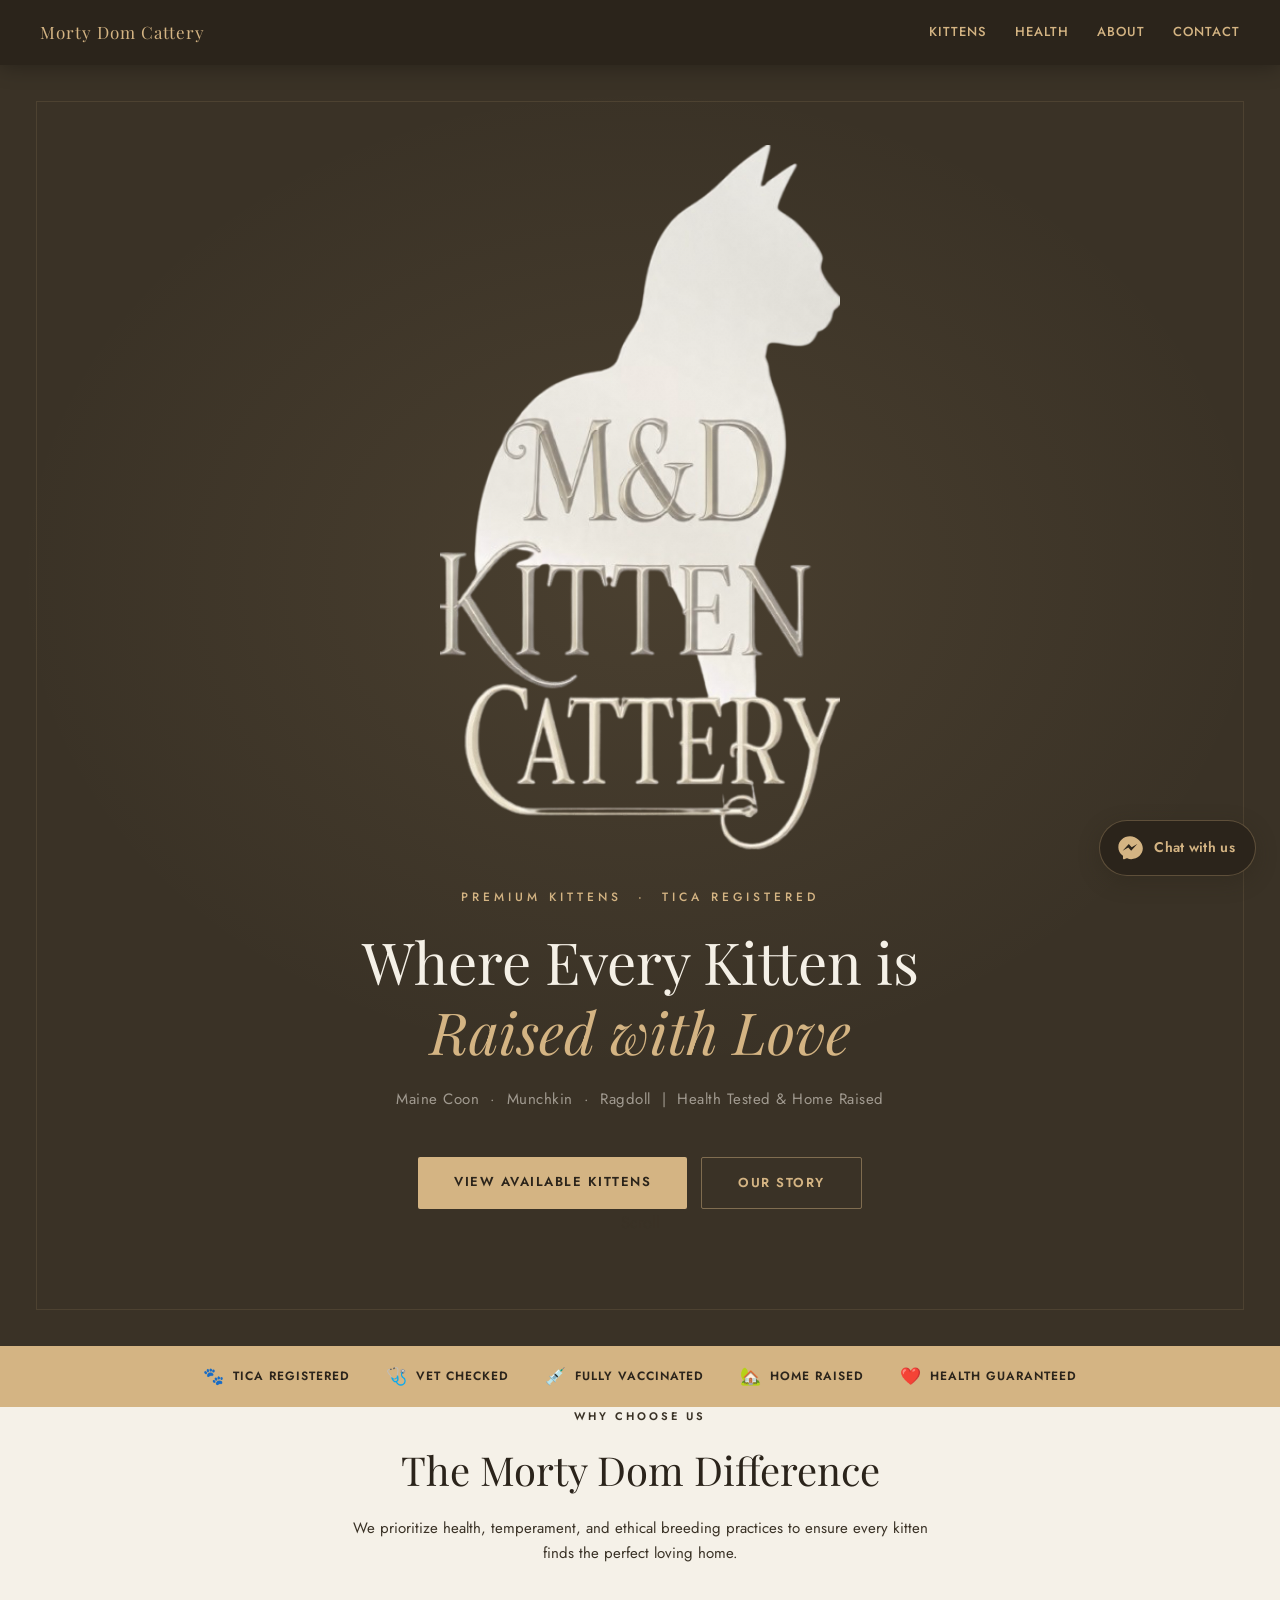
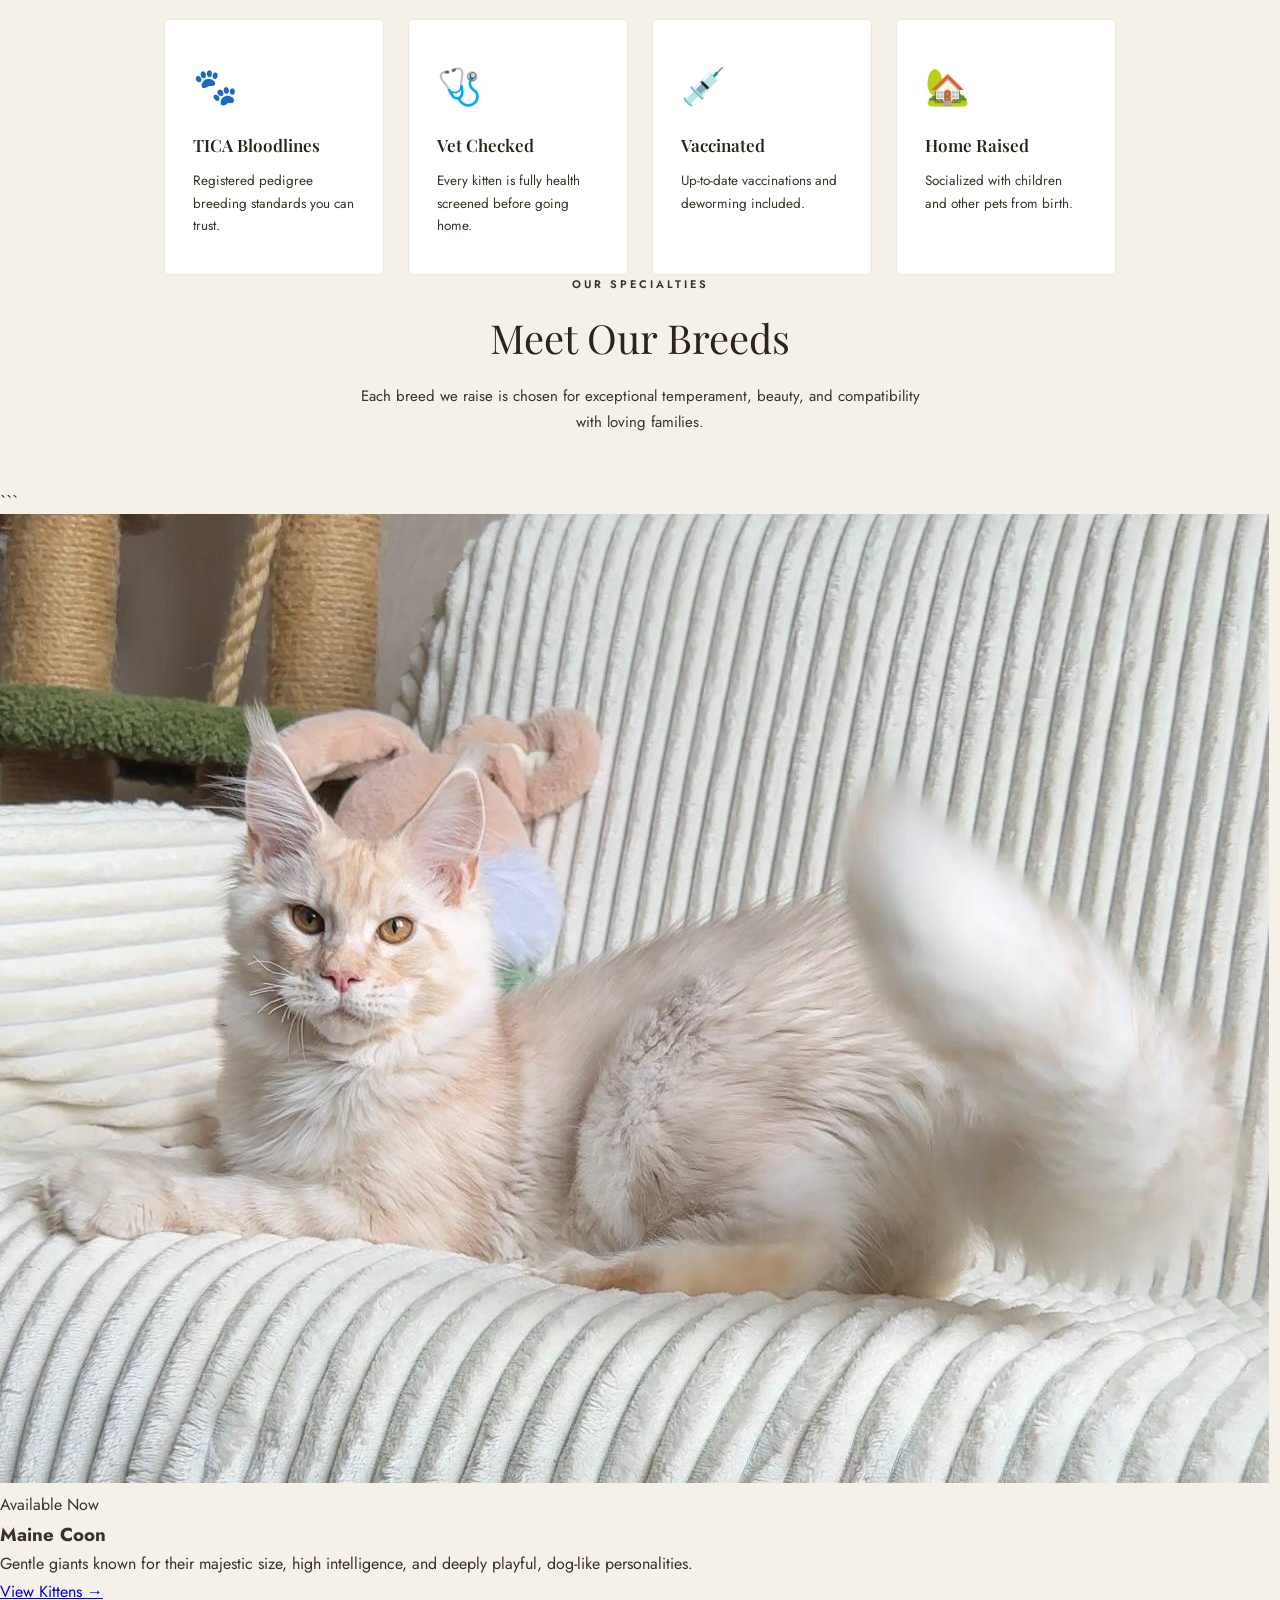
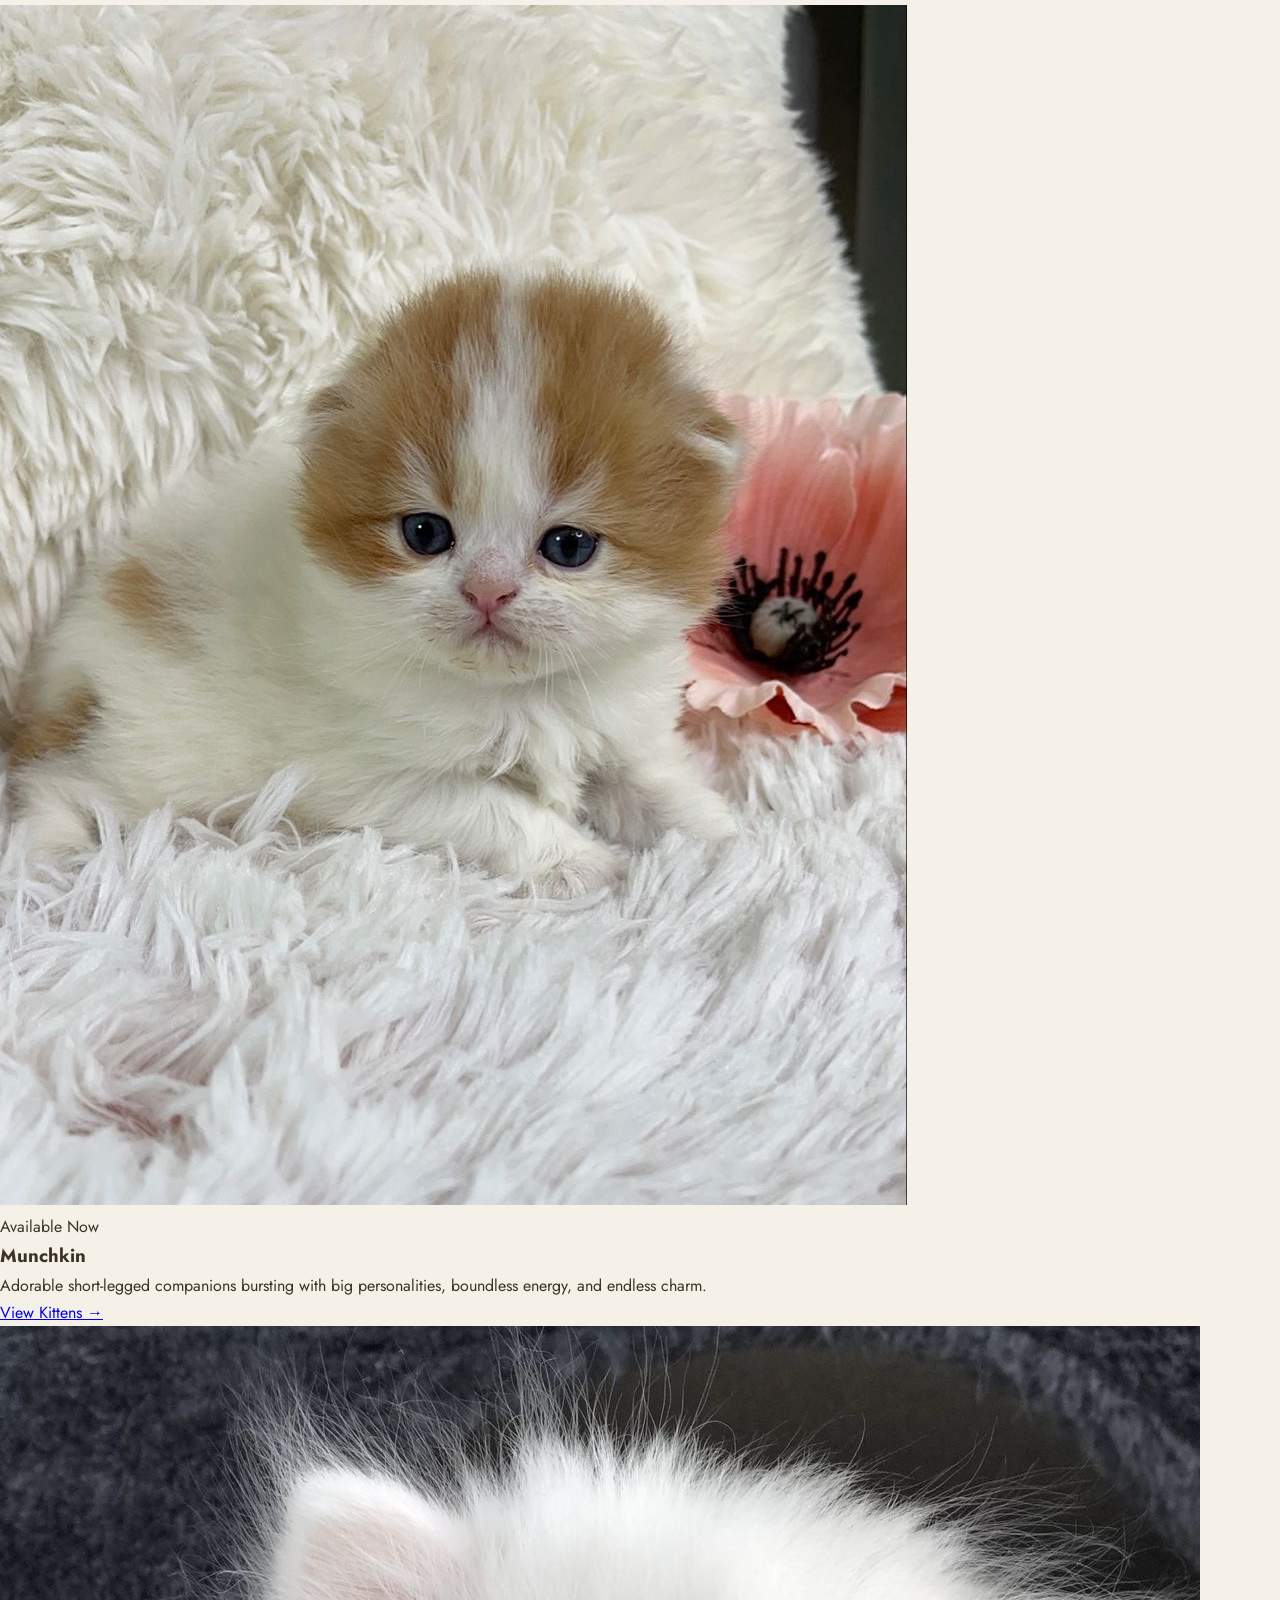
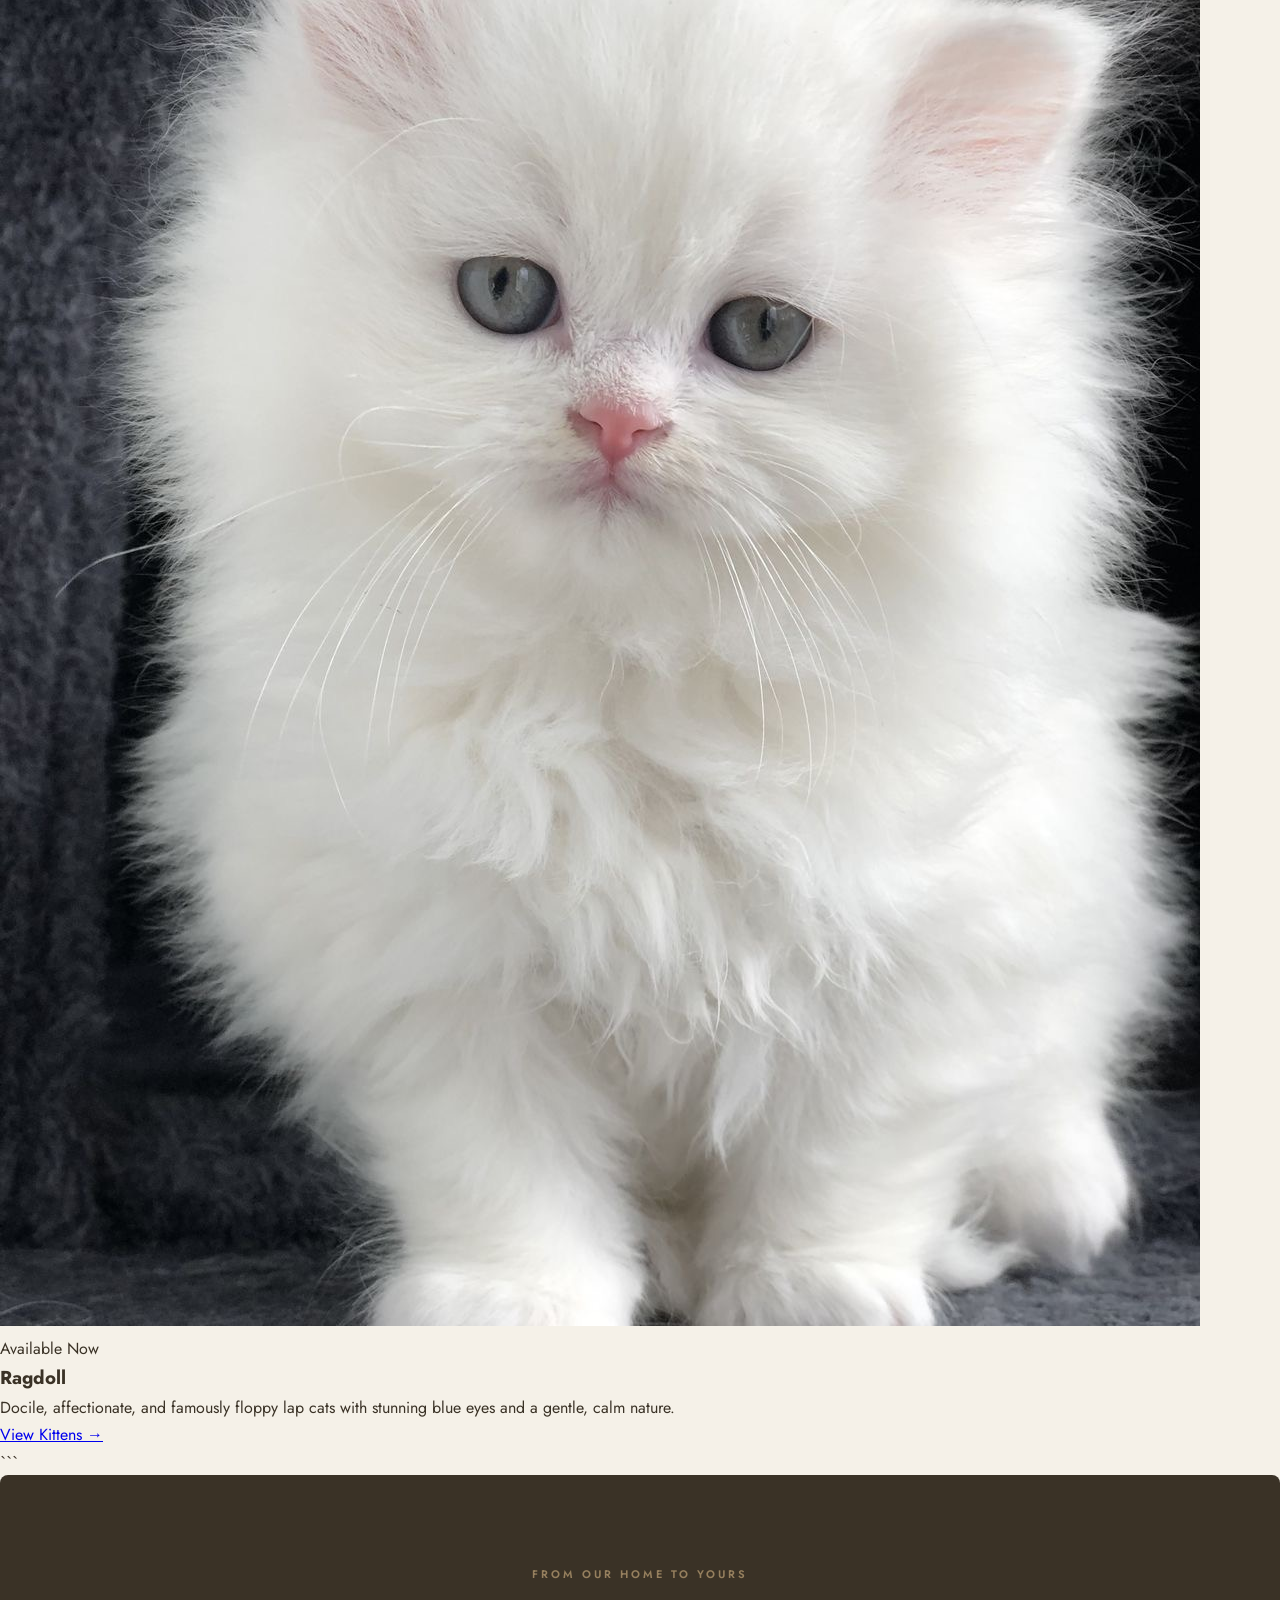
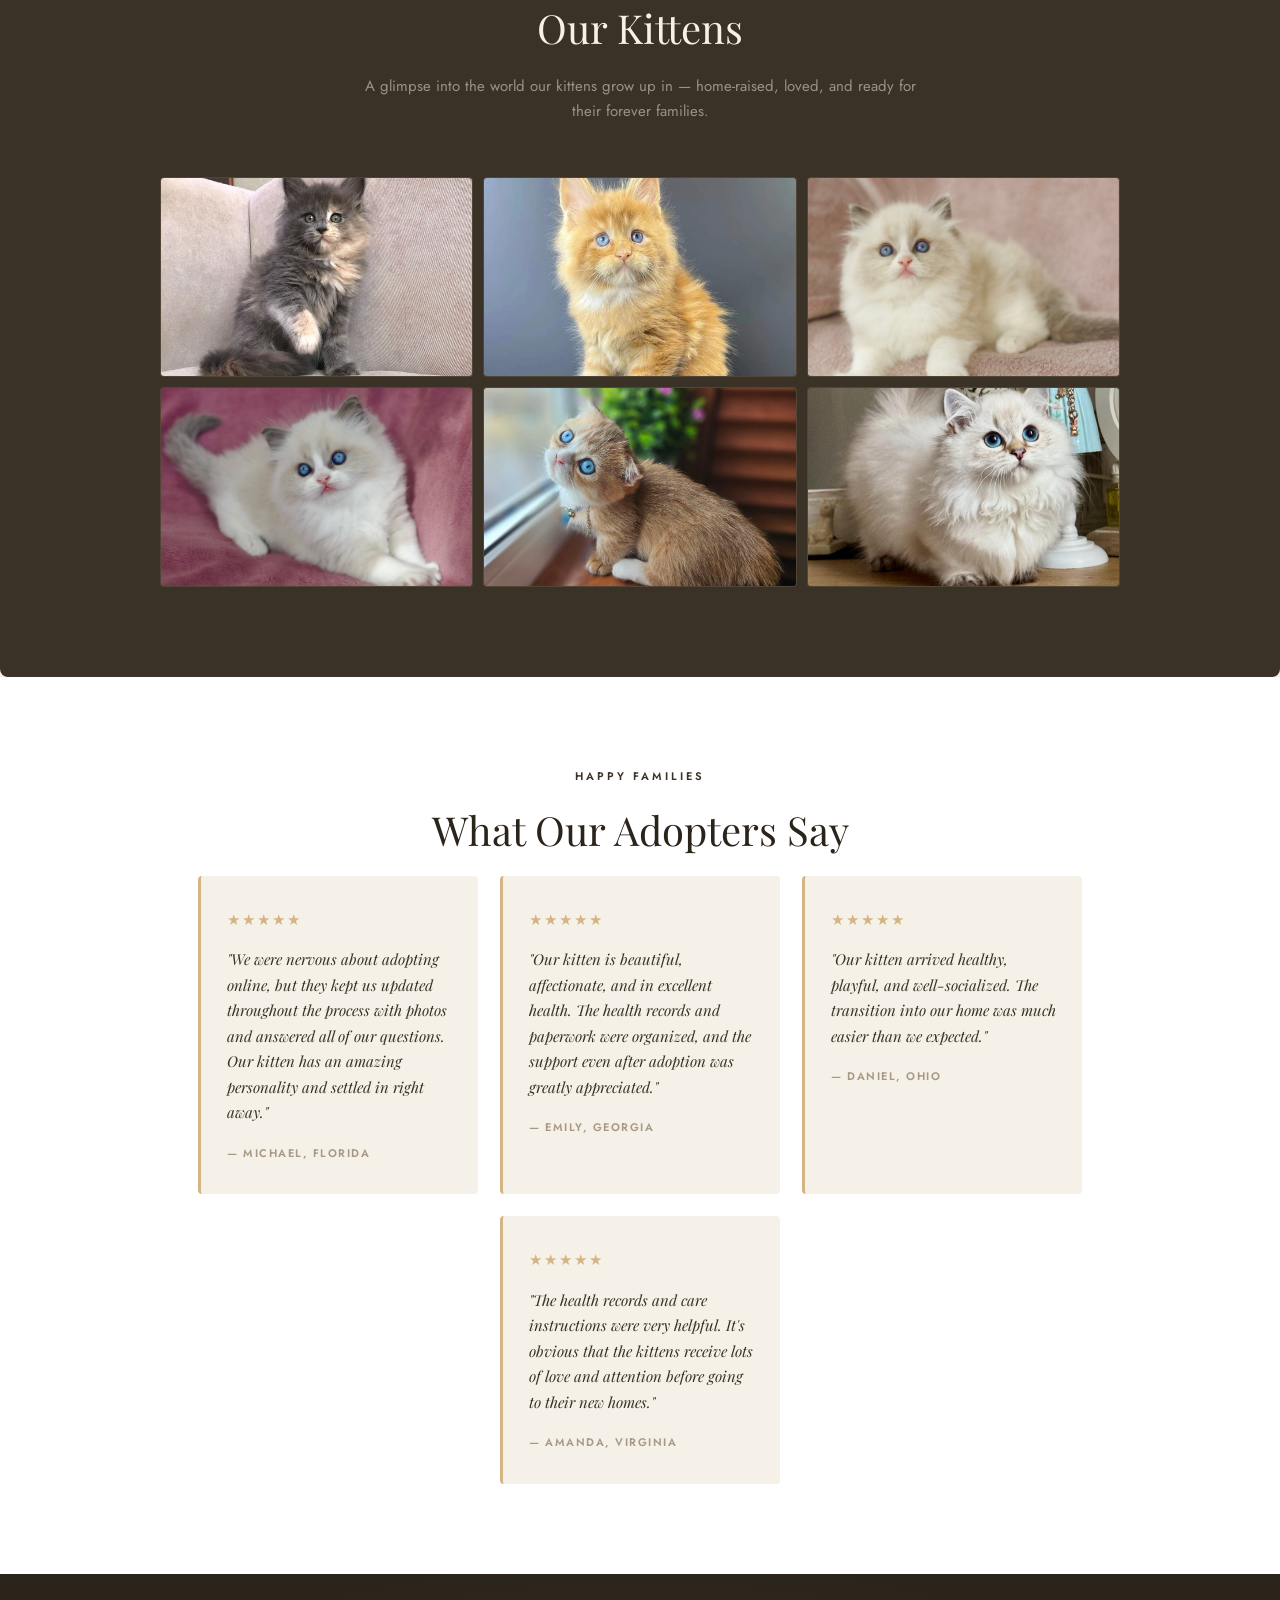
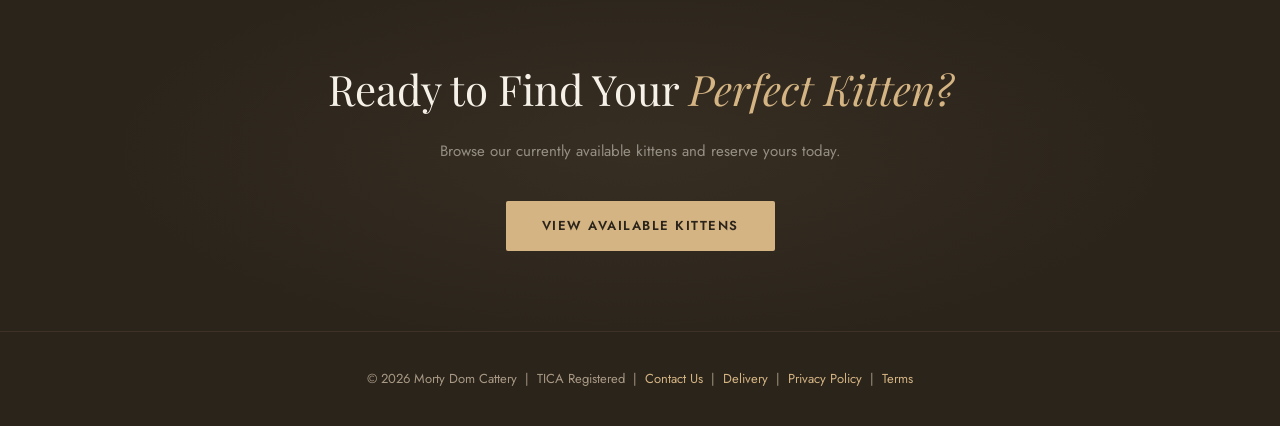
<file: index.html>
<!DOCTYPE html>

<html lang="en">
<head>
  <!-- Google tag (gtag.js) -->
<script async src="https://www.googletagmanager.com/gtag/js?id=G-SXWEN5PYM0"></script>
<script>
  window.dataLayer = window.dataLayer || [];
  function gtag(){dataLayer.push(arguments);}
  gtag('js', new Date());

  gtag('config', 'G-SXWEN5PYM0');
</script>
  <meta charset="UTF-8">
  <meta name="viewport" content="width=device-width, initial-scale=1.0">
 <title>Morty Dom Cattery | TICA Registered Maine Coon, Ragdoll & Munchkin Kittens USA</title>
  <meta name="description" content="Morty Dom Cattery is a TICA registered cattery offering health-guaranteed Maine Coon, Ragdoll, and Munchkin kittens for sale across the United States. Home-raised, vet-checked, and socialized from birth.">
  <link rel="canonical" href="https://mortydomcattery.site/">
  <meta name="robots" content="index, follow">
  <link href="https://fonts.googleapis.com/css2?family=Playfair+Display:ital,wght@0,400;0,600;1,400&family=Jost:wght@300;400;500;600&display=swap" rel="stylesheet">
<link rel="stylesheet" href="style.css">
 <meta name="keywords" content="TICA registered cattery, Maine Coon kittens for sale USA, Ragdoll kittens for sale USA, Munchkin kittens for sale USA, purebred kittens United States, health guaranteed kittens">
<meta property="og:title" content="Morty Dom Cattery | TICA Registered Kittens USA">
<meta property="og:description" content="Home-raised Maine Coon, Ragdoll & Munchkin kittens. TICA registered, vet-checked, health guaranteed. Delivery available across the USA.">
<meta property="og:url" content="https://mortydomcattery.site">
<meta property="og:type" content="website">
<script type="application/ld+json">
{
  "@context": "https://schema.org",
  "@type": "PetStore",
  "name": "Morty Dom Cattery",
  "description": "TICA registered cattery offering health-guaranteed Maine Coon, Ragdoll, and Munchkin kittens for sale across the United States.",
  "url": "https://mortydomcattery.site",
  "email": "elena@mortydomcattery.site",
  "areaServed": "United States",
  "sameAs": [
    "https://www.facebook.com/MortyDomCatterry",
    "https://www.tiktok.com/@mortydomcattery"
  ]
}
</script>
</head>
<body>

  <!-- NAV -->

  <nav class="nav">
    <a href="index.html" class="nav-brand">Morty Dom Cattery</a>
    <div class="nav-links">
      <a href="kittens.html">Kittens</a>
      <a href="health.html">Health</a>
      <a href="about.html">About</a>
      <a href="contact.html">Contact</a>
    </div>
  </nav>

  <!-- HERO -->

  <section class="hero">
    <img src="images/logo.png?v=19" alt="Morty Dom Cattery" class="hero-logo">
    <p class="hero-eyebrow">premium kittens &nbsp;·&nbsp; TICA Registered</p>
    <h1>Where Every Kitten is <em>Raised with Love</em></h1>
    <p class="hero-sub">Maine Coon &nbsp;·&nbsp; Munchkin &nbsp;·&nbsp; Ragdoll &nbsp;|&nbsp; Health Tested &amp; Home Raised</p>
    <div class="hero-btns">
      <a href="kittens.html" class="btn btn-primary">View Available Kittens</a>
      <a href="about.html" class="btn btn-outline">Our Story</a>
    </div>
    <div class="scroll-cue">Scroll</div>
  </section>

  <!-- TRUST STRIP -->

  <div class="trust-strip">
    <div class="trust-item"><span class="ti">🐾</span> TICA Registered</div>
    <div class="trust-item"><span class="ti">🩺</span> Vet Checked</div>
    <div class="trust-item"><span class="ti">💉</span> Fully Vaccinated</div>
    <div class="trust-item"><span class="ti">🏡</span> Home Raised</div>
    <div class="trust-item"><span class="ti">❤️</span> Health Guaranteed</div>
  </div>

  <!-- WHY US -->

  <section class="why">
    <p class="section-label">Why Choose Us</p>
    <h2 class="section-title">The Morty Dom Difference</h2>
    <p class="section-desc">We prioritize health, temperament, and ethical breeding practices to ensure every kitten finds the perfect loving home.</p>
    <div class="why-grid">
      <div class="why-card">
        <span class="big-icon">🐾</span>
        <h3>TICA Bloodlines</h3>
        <p>Registered pedigree breeding standards you can trust.</p>
      </div>
      <div class="why-card">
        <span class="big-icon">🩺</span>
        <h3>Vet Checked</h3>
        <p>Every kitten is fully health screened before going home.</p>
      </div>
      <div class="why-card">
        <span class="big-icon">💉</span>
        <h3>Vaccinated</h3>
        <p>Up-to-date vaccinations and deworming included.</p>
      </div>
      <div class="why-card">
        <span class="big-icon">🏡</span>
        <h3>Home Raised</h3>
        <p>Socialized with children and other pets from birth.</p>
      </div>
    </div>
  </section>

  <!-- BREEDS -->

  <section class="breeds-section">
    <p class="section-label">Our Specialties</p>
    <h2 class="section-title">Meet Our Breeds</h2>
    <p class="section-desc">Each breed we raise is chosen for exceptional temperament, beauty, and compatibility with loving families.</p>
    <div class="breeds-grid">

```
  <div class="breed-card">
    <div class="breed-img-slot">
      <img src="images/Maine Coon.JPG" alt="Maine Coon Kitten">
    </div>
    <div class="breed-body">
      <span class="breed-tag">Available Now</span>
      <h3>Maine Coon</h3>
      <p>Gentle giants known for their majestic size, high intelligence, and deeply playful, dog-like personalities.</p>
      <a href="kittens.html" class="breed-link">View Kittens →</a>
    </div>
  </div>

  <div class="breed-card">
    <div class="breed-img-slot">
      <img src="images/Munchkin.JPG" alt="Munchkin Kitten">
    </div>
    <div class="breed-body">
      <span class="breed-tag">Available Now</span>
      <h3>Munchkin</h3>
      <p>Adorable short-legged companions bursting with big personalities, boundless energy, and endless charm.</p>
      <a href="kittens.html" class="breed-link">View Kittens →</a>
    </div>
  </div>

  <div class="breed-card">
    <div class="breed-img-slot">
      <img src="images/Ragdoll.JPG" alt="Ragdoll Kitten">
    </div>
    <div class="breed-body">
      <span class="breed-tag">Available Now</span>
      <h3>Ragdoll</h3>
      <p>Docile, affectionate, and famously floppy lap cats with stunning blue eyes and a gentle, calm nature.</p>
      <a href="kittens.html" class="breed-link">View Kittens →</a>
    </div>
  </div>

</div>
```

  </section>

  <!-- PHOTO GALLERY -->

  <section class="gallery-section">
    <p class="section-label" style="color: rgba(212,180,131,0.6);">From Our Home to Yours</p>
    <h2 class="section-title">Our Kittens</h2>
    <p class="section-desc">A glimpse into the world our kittens grow up in — home-raised, loved, and ready for their forever families.</p>
    <div class="gallery-grid">
      <div class="gallery-slot"><img src="images/gallery 1.JPG" alt="Kitten"></div>
      <div class="gallery-slot"><img src="images/gallery 2.JPG" alt="Kitten"></div>
      <div class="gallery-slot"><img src="images/gallery 3.JPG" alt="Kitten"></div>
      <div class="gallery-slot"><img src="images/gallery 4.JPG" alt="Kitten"></div>
      <div class="gallery-slot"><img src="images/gallery 5.JPG" alt="Kitten"></div>
      <div class="gallery-slot"><img src="images/gallery 6.JPG" alt="Kitten"></div>
    </div>
  </section>

  <!-- TESTIMONIALS -->
  <section class="testimonials">
  <p class="section-label">Happy Families</p>
  <h2 class="section-title">What Our Adopters Say</h2>
  <div class="testi-grid">
  <div class="testi-card">
    <div class="stars">★★★★★</div>
    <blockquote>"We were nervous about adopting online, but they kept us updated throughout the process with photos and answered all of our questions. Our kitten has an amazing personality and settled in right away."</blockquote>
    <div class="testi-author">— Michael, Florida</div>
  </div>
  <div class="testi-card">
    <div class="stars">★★★★★</div>
    <blockquote>"Our kitten is beautiful, affectionate, and in excellent health. The health records and paperwork were organized, and the support even after adoption was greatly appreciated."</blockquote>
    <div class="testi-author">— Emily, Georgia</div>
  </div>
  <div class="testi-card">
    <div class="stars">★★★★★</div>
    <blockquote>"Our kitten arrived healthy, playful, and well-socialized. The transition into our home was much easier than we expected."</blockquote>
    <div class="testi-author">— Daniel, Ohio</div>
  </div>
  <div class="testi-card">
    <div class="stars">★★★★★</div>
    <blockquote>"The health records and care instructions were very helpful. It's obvious that the kittens receive lots of love and attention before going to their new homes."</blockquote>
    <div class="testi-author">— Amanda, Virginia</div>
  </div>
</div>

  </section>

  <!-- CTA BANNER -->

  <section class="cta-banner">
    <h2>Ready to Find Your <em>Perfect Kitten?</em></h2>
    <p>Browse our currently available kittens and reserve yours today.</p>
    <a href="kittens.html" class="btn btn-primary">View Available Kittens</a>
  </section>

  <!-- FOOTER -->

  <footer>
  <p>© 2026 Morty Dom Cattery &nbsp;|&nbsp; TICA Registered &nbsp;|&nbsp; <a href="contact.html">Contact Us</a> &nbsp;|&nbsp; <a href="delivery.html">Delivery</a> &nbsp;|&nbsp; <a href="privacy.html">Privacy Policy</a> &nbsp;|&nbsp; <a href="terms.html">Terms</a></p>
</footer>
<a href="https://m.me/MortyDomCatterry" class="mdc-chat-btn" target="_blank" rel="noopener noreferrer" aria-label="Chat with us on Messenger">
  <svg viewBox="0 0 24 24" width="28" height="28" fill="currentColor">
    <path d="M12 2C6.48 2 2 6.14 2 11.25c0 2.91 1.45 5.5 3.73 7.15.19.14.3.36.29.6l-.06 1.83c-.02.58.55 1.02 1.09.79l2.06-.88c.18-.08.39-.07.56.02 1.01.5 2.14.79 3.33.79 5.52 0 10-4.14 10-9.25S17.52 2 12 2zm1 12.25l-2.5-2.67-4.8 2.67 5.25-5.58 2.5 2.67 4.8-2.67-5.25 5.58z"/>
  </svg>
  <span class="mdc-chat-label">Chat with us</span>
</a>

</body>
</html>
</file>
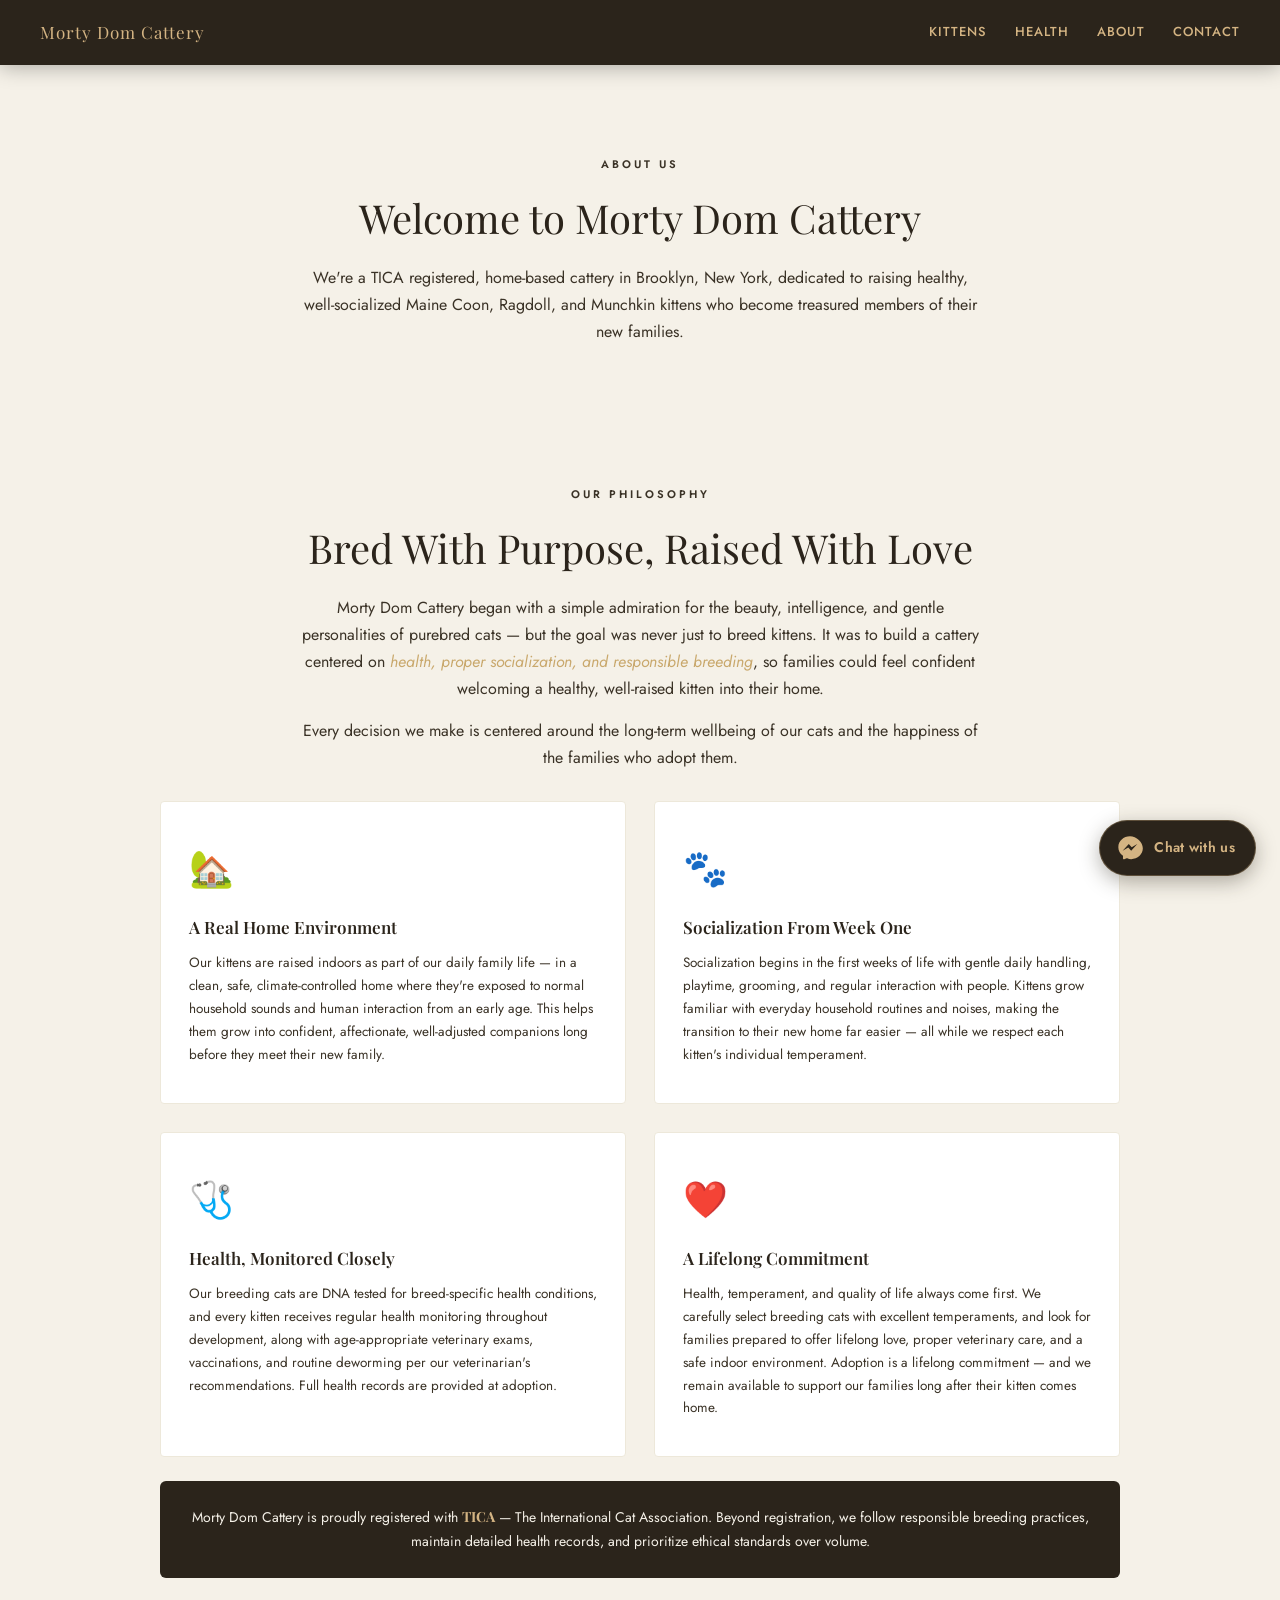
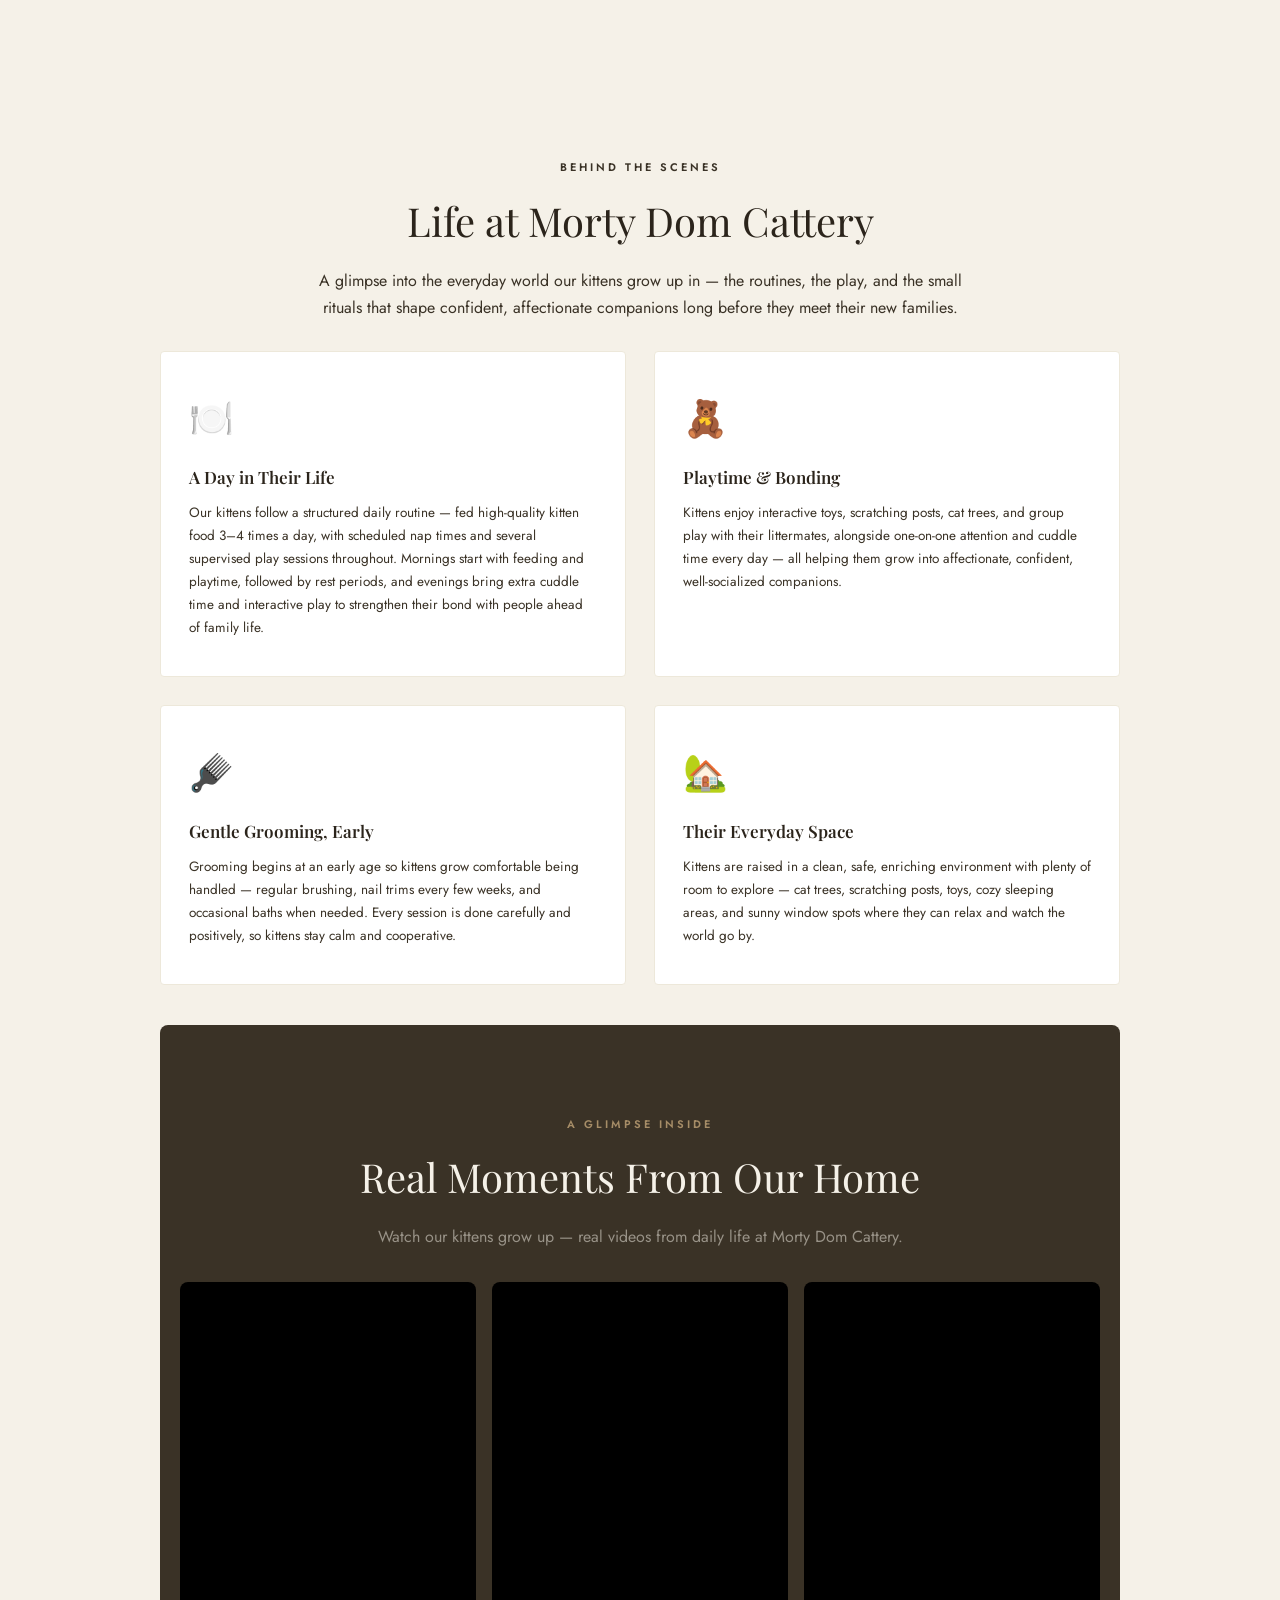
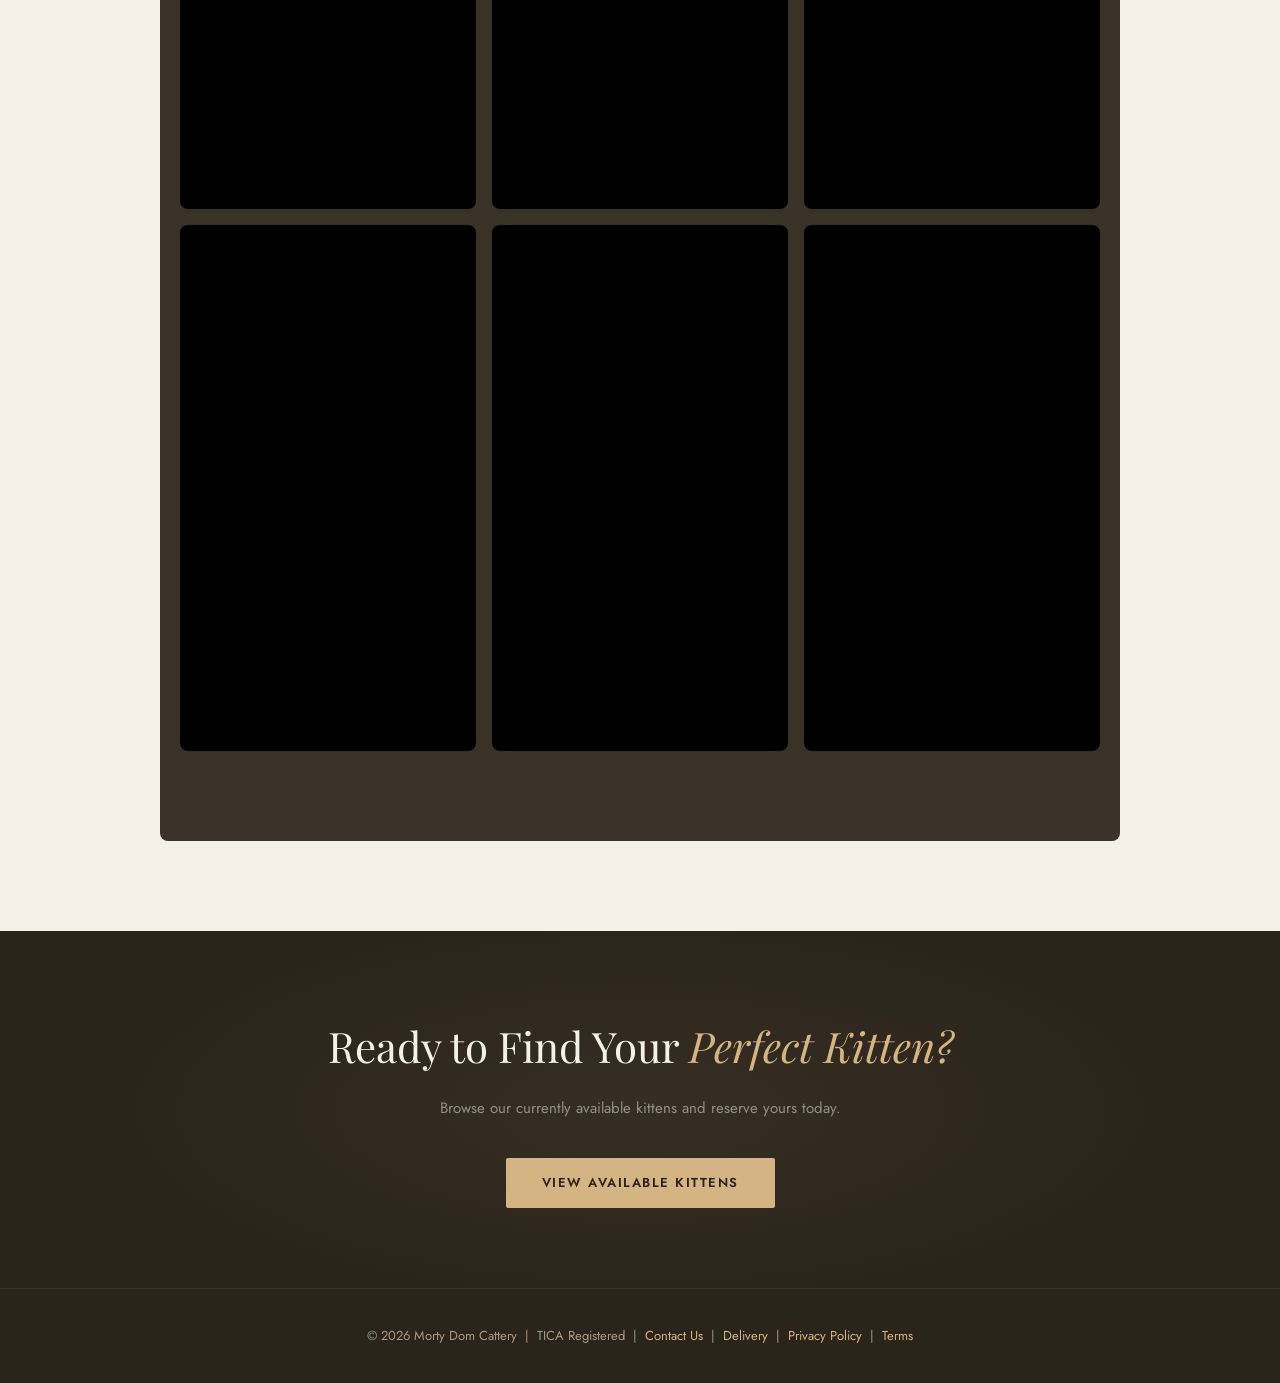
<file: about.html>
<!DOCTYPE html>
<html lang="en">
<head>
  <!-- Google tag (gtag.js) -->
<script async src="https://www.googletagmanager.com/gtag/js?id=G-SXWEN5PYM0"></script>
<script>
  window.dataLayer = window.dataLayer || [];
  function gtag(){dataLayer.push(arguments);}
  gtag('js', new Date());
  gtag('config', 'G-SXWEN5PYM0');
</script>
  <meta charset="UTF-8">
  <meta name="viewport" content="width=device-width, initial-scale=1.0">
  <meta name="color-scheme" content="light only">
  <title>About Us | TICA Registered Cattery | Morty Dom Cattery</title>
<meta name="description" content="Learn about Morty Dom Cattery — a TICA registered cattery raising healthy, well-socialized Maine Coon, Ragdoll, and Munchkin kittens. DNA tested breeding cats, ethical breeding practices, lifetime breeder support.">
  <link href="https://fonts.googleapis.com/css2?family=Playfair+Display:ital,wght@0,400;0,600;1,400&family=Jost:wght@300;400;500;600&display=swap" rel="stylesheet">
  <link rel="stylesheet" href="style.css">
  <meta name="keywords" content="TICA registered cattery, ethical cat breeder USA, home raised kittens, DNA tested cats, responsible cat breeder">
<meta property="og:title" content="About Morty Dom Cattery | TICA Registered">
<meta property="og:description" content="TICA registered cattery with DNA tested breeding cats, ethical breeding practices, and lifetime breeder support.">
<meta property="og:url" content="https://mortydomcattery.site/about.html">
<meta property="og:type" content="website">
<script type="application/ld+json">
{
  "@context": "https://schema.org",
  "@type": "PetStore",
  "name": "Morty Dom Cattery",
  "description": "TICA registered cattery offering health-guaranteed Maine Coon, Ragdoll, and Munchkin kittens for sale across the United States.",
  "url": "https://mortydomcattery.site",
  "email": "elena@mortydomcattery.site",
  "areaServed": "United States",
  "sameAs": [
    "https://www.facebook.com/MortyDomCatterry",
    "https://www.tiktok.com/@mortydomcattery"
  ]
}
</script>
</head>
<body>

  <!-- NAV -->
  <nav class="nav">
    <a href="index.html" class="nav-brand">Morty Dom Cattery</a>
    <div class="nav-links">
      <a href="kittens.html">Kittens</a>
      <a href="health.html">Health</a>
      <a href="about.html">About</a>
      <a href="contact.html">Contact</a>
    </div>
  </nav>

  <!-- WELCOME INTRO -->
  <section class="page-section" style="padding-bottom:20px;">
    <p class="section-label">About Us</p>
    <h2 class="section-title">Welcome to Morty Dom Cattery</h2>
    <p class="page-intro">We're a TICA registered, home-based cattery in Brooklyn, New York, dedicated to raising healthy, well-socialized Maine Coon, Ragdoll, and Munchkin kittens who become treasured members of their new families.</p>
  </section>

  <!-- BREEDING PHILOSOPHY -->
  <section class="page-section">
    <p class="section-label">Our Philosophy</p>
    <h2 class="section-title">Bred With Purpose, Raised With Love</h2>

    <div class="page-intro">
      <p>Morty Dom Cattery began with a simple admiration for the beauty, intelligence, and gentle personalities of purebred cats — but the goal was never just to breed kittens. It was to build a cattery centered on <em style="font-style:italic; color:var(--gold2);">health, proper socialization, and responsible breeding</em>, so families could feel confident welcoming a healthy, well-raised kitten into their home.</p>
      <p style="margin-top:14px;">Every decision we make is centered around the long-term wellbeing of our cats and the happiness of the families who adopt them.</p>
    </div>

    <div class="pillar-grid two-col">
      <div class="pillar-card">
        <span class="pillar-icon">🏡</span>
        <h3>A Real Home Environment</h3>
        <p>Our kittens are raised indoors as part of our daily family life — in a clean, safe, climate-controlled home where they're exposed to normal household sounds and human interaction from an early age. This helps them grow into confident, affectionate, well-adjusted companions long before they meet their new family.</p>
      </div>
      <div class="pillar-card">
        <span class="pillar-icon">🐾</span>
        <h3>Socialization From Week One</h3>
        <p>Socialization begins in the first weeks of life with gentle daily handling, playtime, grooming, and regular interaction with people. Kittens grow familiar with everyday household routines and noises, making the transition to their new home far easier — all while we respect each kitten's individual temperament.</p>
      </div>
      <div class="pillar-card">
        <span class="pillar-icon">🩺</span>
        <h3>Health, Monitored Closely</h3>
        <p>Our breeding cats are DNA tested for breed-specific health conditions, and every kitten receives regular health monitoring throughout development, along with age-appropriate veterinary exams, vaccinations, and routine deworming per our veterinarian's recommendations. Full health records are provided at adoption.</p>
      </div>
      <div class="pillar-card">
        <span class="pillar-icon">❤️</span>
        <h3>A Lifelong Commitment</h3>
        <p>Health, temperament, and quality of life always come first. We carefully select breeding cats with excellent temperaments, and look for families prepared to offer lifelong love, proper veterinary care, and a safe indoor environment. Adoption is a lifelong commitment — and we remain available to support our families long after their kitten comes home.</p>
      </div>
    </div>

    <div style="text-align:center; padding:24px; background:var(--dark); border-radius:6px; margin-top:24px;">
      <p style="color:var(--cream); font-size:14px;">Morty Dom Cattery is proudly registered with <strong style="color:var(--gold); font-family:'Playfair Display',serif;">TICA</strong> — The International Cat Association. Beyond registration, we follow responsible breeding practices, maintain detailed health records, and prioritize ethical standards over volume.</p>
    </div>
  </section>

  <!-- LIFE AT MORTY DOM CATTERY -->
  <section class="page-section">
    <p class="section-label">Behind The Scenes</p>
    <h2 class="section-title">Life at Morty Dom Cattery</h2>
    <p class="page-intro">A glimpse into the everyday world our kittens grow up in — the routines, the play, and the small rituals that shape confident, affectionate companions long before they meet their new families.</p>

    <div class="pillar-grid two-col">
      <div class="pillar-card">
        <span class="pillar-icon">🍽️</span>
        <h3>A Day in Their Life</h3>
        <p>Our kittens follow a structured daily routine — fed high-quality kitten food 3–4 times a day, with scheduled nap times and several supervised play sessions throughout. Mornings start with feeding and playtime, followed by rest periods, and evenings bring extra cuddle time and interactive play to strengthen their bond with people ahead of family life.</p>
      </div>
      <div class="pillar-card">
        <span class="pillar-icon">🧸</span>
        <h3>Playtime & Bonding</h3>
        <p>Kittens enjoy interactive toys, scratching posts, cat trees, and group play with their littermates, alongside one-on-one attention and cuddle time every day — all helping them grow into affectionate, confident, well-socialized companions.</p>
      </div>
      <div class="pillar-card">
        <span class="pillar-icon">🪮</span>
        <h3>Gentle Grooming, Early</h3>
        <p>Grooming begins at an early age so kittens grow comfortable being handled — regular brushing, nail trims every few weeks, and occasional baths when needed. Every session is done carefully and positively, so kittens stay calm and cooperative.</p>
      </div>
      <div class="pillar-card">
        <span class="pillar-icon">🏡</span>
        <h3>Their Everyday Space</h3>
        <p>Kittens are raised in a clean, safe, enriching environment with plenty of room to explore — cat trees, scratching posts, toys, cozy sleeping areas, and sunny window spots where they can relax and watch the world go by.</p>
      </div>
    </div>

    <!-- VIDEO GALLERY -->
    <div class="gallery-wrap" style="margin-top:40px;">
      <p class="section-label">A Glimpse Inside</p>
      <h2 class="section-title">Real Moments From Our Home</h2>
      <p class="gallery-note">Watch our kittens grow up — real videos from daily life at Morty Dom Cattery.</p>
      <div class="video-grid">
        <div class="video-slot">
          <iframe src="https://www.tiktok.com/embed/v2/7664516827514539277" frameborder="0" allow="encrypted-media" allowfullscreen></iframe>
        </div>
        <div class="video-slot">
          <iframe src="https://www.tiktok.com/embed/v2/7664516199455247630" frameborder="0" allow="encrypted-media" allowfullscreen></iframe>
        </div>
        <div class="video-slot">
          <iframe src="https://www.tiktok.com/embed/v2/7664515694960069902" frameborder="0" allow="encrypted-media" allowfullscreen></iframe>
        </div>
        <div class="video-slot">
          <iframe src="https://www.tiktok.com/embed/v2/7664515273763966221" frameborder="0" allow="encrypted-media" allowfullscreen></iframe>
        </div>
        <div class="video-slot">
          <iframe src="https://www.tiktok.com/embed/v2/7664513867887693070" frameborder="0" allow="encrypted-media" allowfullscreen></iframe>
        </div>
        <div class="video-slot">
          <iframe src="https://www.tiktok.com/embed/v2/7664513485992185101" frameborder="0" allow="encrypted-media" allowfullscreen></iframe>
        </div>
      </div>
    </div>
  </section>

  <!-- CTA BANNER -->
  <section class="cta-banner">
    <h2>Ready to Find Your <em>Perfect Kitten?</em></h2>
    <p>Browse our currently available kittens and reserve yours today.</p>
    <a href="kittens.html" class="btn btn-gold">View Available Kittens</a>
  </section>

  <!-- FOOTER -->
  <footer>
    <p>© 2026 Morty Dom Cattery &nbsp;|&nbsp; TICA Registered &nbsp;|&nbsp; <a href="contact.html">Contact Us</a> &nbsp;|&nbsp; <a href="delivery.html">Delivery</a> &nbsp;|&nbsp; <a href="privacy.html">Privacy Policy</a> &nbsp;|&nbsp; <a href="terms.html">Terms</a></p>
  </footer>

  <a href="https://m.me/MortyDomCatterry" class="mdc-chat-btn" target="_blank" rel="noopener noreferrer" aria-label="Chat with us on Messenger">
    <svg viewBox="0 0 24 24" width="28" height="28" fill="currentColor">
      <path d="M12 2C6.48 2 2 6.14 2 11.25c0 2.91 1.45 5.5 3.73 7.15.19.14.3.36.29.6l-.06 1.83c-.02.58.55 1.02 1.09.79l2.06-.88c.18-.08.39-.07.56.02 1.01.5 2.14.79 3.33.79 5.52 0 10-4.14 10-9.25S17.52 2 12 2zm1 12.25l-2.5-2.67-4.8 2.67 5.25-5.58 2.5 2.67 4.8-2.67-5.25 5.58z"/>
    </svg>
    <span class="mdc-chat-label">Chat with us</span>
  </a>

</body>
</html>
</file>
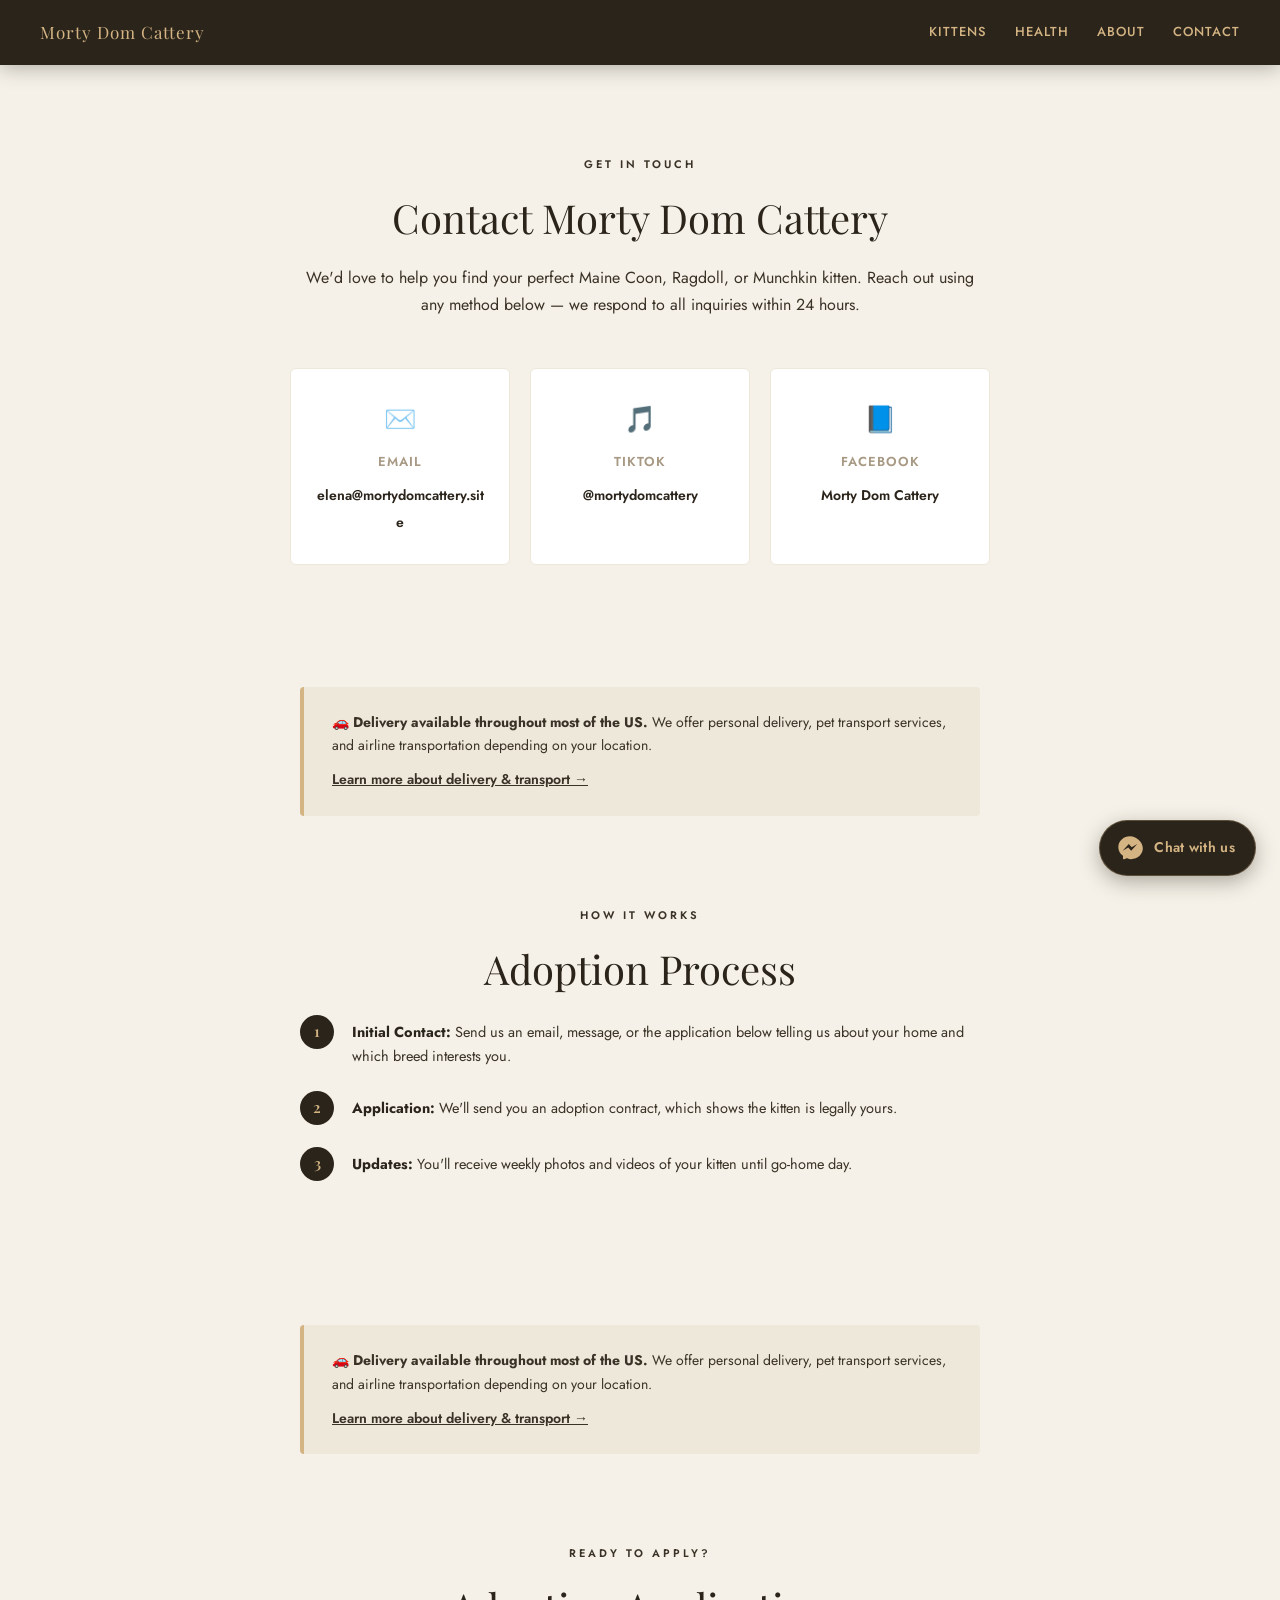
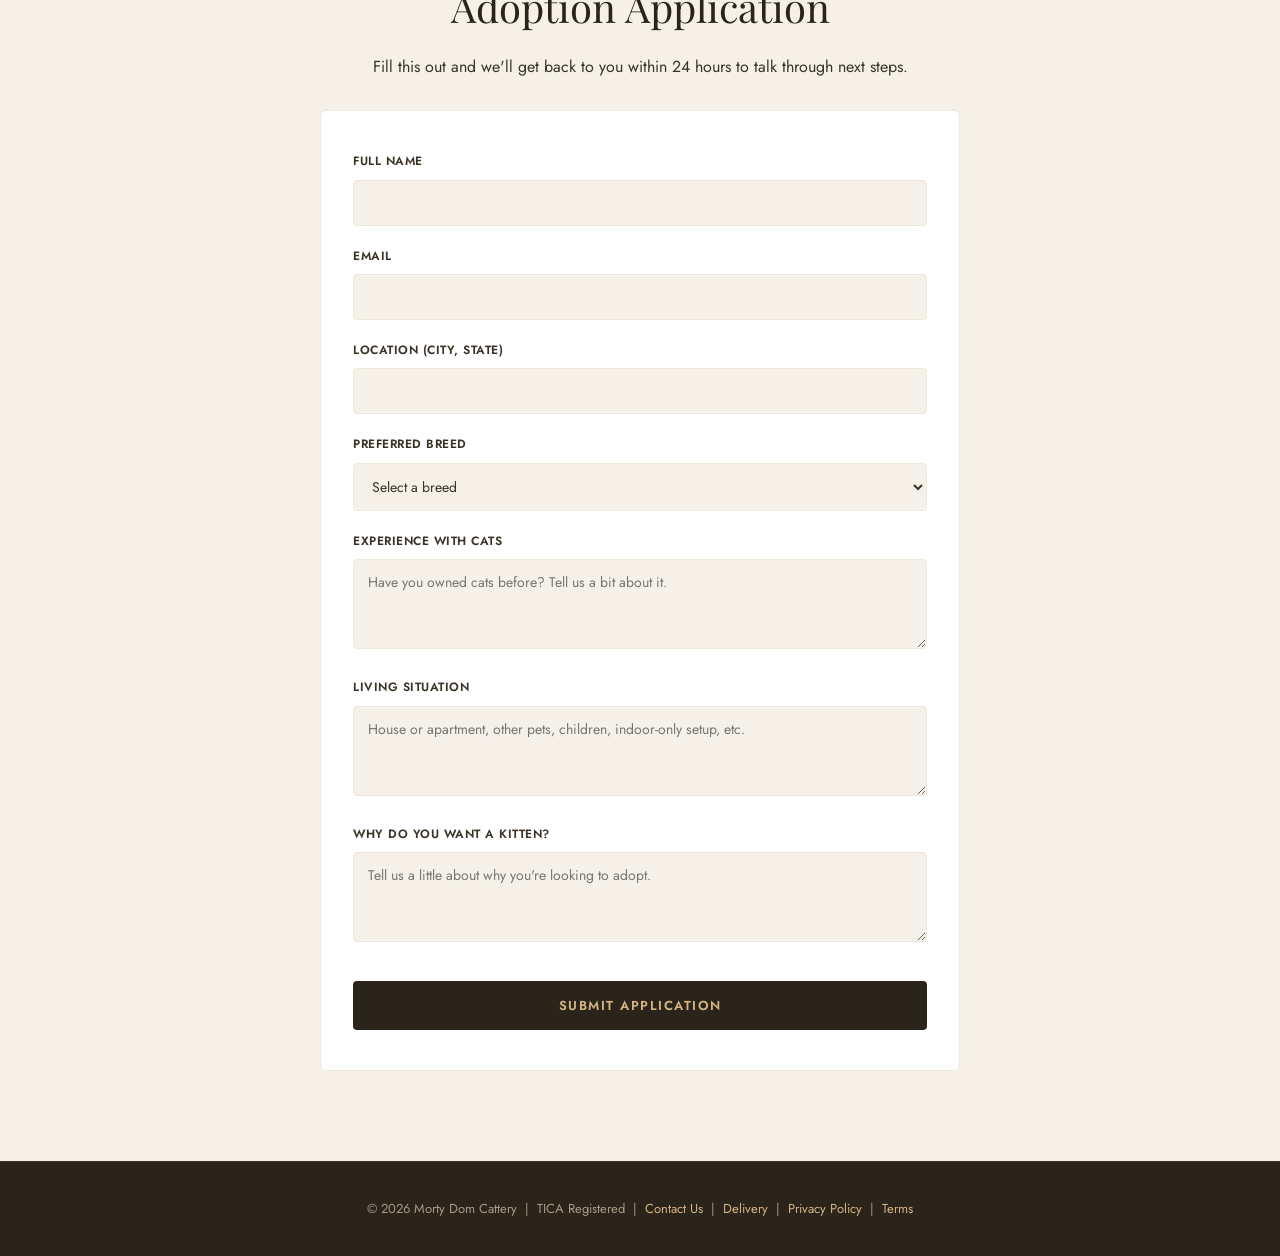
<file: contact.html>
<!DOCTYPE html>
<html lang="en">
<head>
  <!-- Google tag (gtag.js) -->
<script async src="https://www.googletagmanager.com/gtag/js?id=G-SXWEN5PYM0"></script>
<script>
  window.dataLayer = window.dataLayer || [];
  function gtag(){dataLayer.push(arguments);}
  gtag('js', new Date());

  gtag('config', 'G-SXWEN5PYM0');
</script>
  <meta charset="UTF-8">
  <meta name="viewport" content="width=device-width, initial-scale=1.0">
  <meta name="color-scheme" content="light only">
  <title>Contact & Adopt | Morty Dom Cattery | TICA Registered Kittens USA</title>
  <meta name="description" content="Ready to adopt a Maine Coon, Ragdoll, or Munchkin kitten? Contact Morty Dom Cattery or submit an adoption application today. Delivery available across the United States.">
  <link href="https://fonts.googleapis.com/css2?family=Playfair+Display:ital,wght@0,400;0,600;1,400&family=Jost:wght@300;400;500;600&display=swap" rel="stylesheet">
  <link rel="stylesheet" href="style.css">
  <meta name="keywords" content="adopt a kitten USA, Maine Coon adoption, Ragdoll adoption, Munchkin adoption, TICA registered kitten adoption">
<meta property="og:title" content="Contact & Adopt | Morty Dom Cattery">
<meta property="og:description" content="Submit an adoption application for a Maine Coon, Ragdoll, or Munchkin kitten. Delivery available across the USA.">
<meta property="og:url" content="https://mortydomcattery.site/contact.html">
<meta property="og:type" content="website">
<script type="application/ld+json">
{
  "@context": "https://schema.org",
  "@type": "PetStore",
  "name": "Morty Dom Cattery",
  "description": "TICA registered cattery offering health-guaranteed Maine Coon, Ragdoll, and Munchkin kittens for sale across the United States.",
  "url": "https://mortydomcattery.site",
  "email": "elena@mortydomcattery.site",
  "areaServed": "United States",
  "sameAs": [
    "https://www.facebook.com/MortyDomCatterry",
    "https://www.tiktok.com/@mortydomcattery"
  ]
}
</script>
</head>
<body>

  <!-- NAV -->
  <nav class="nav">
    <a href="index.html" class="nav-brand">Morty Dom Cattery</a>
    <div class="nav-links">
      <a href="kittens.html">Kittens</a>
      <a href="health.html">Health</a>
      <a href="about.html">About</a>
      <a href="contact.html">Contact</a>
    </div>
  </nav>

  <!-- INTRO -->
  <section class="page-section" style="padding-bottom:20px;">
    <p class="section-label">Get In Touch</p>
    <h2 class="section-title">Contact Morty Dom Cattery</h2>
    <p class="page-intro">We'd love to help you find your perfect Maine Coon, Ragdoll, or Munchkin kitten. Reach out using any method below — we respond to all inquiries within 24 hours.</p>
  </section>

  <!-- CONTACT METHODS -->
  <section class="page-section" style="padding-top:0;">
    <div class="contact-grid">
      <div class="contact-method-card">
        <span class="cm-icon">✉️</span>
        <h3>Email</h3>
        <a href="mailto:elena@mortydomcattery.site">elena@mortydomcattery.site</a>
      </div>
      <div class="contact-method-card">
        <span class="cm-icon">🎵</span>
        <h3>TikTok</h3>
        <a href="https://www.tiktok.com/@mortydomcattery?_r=1&_t=ZT-95ytzxz8q5N" target="_blank">@mortydomcattery</a>
      </div>
      <div class="contact-method-card">
        <span class="cm-icon">📘</span>
        <h3>Facebook</h3>
        <a href="https://www.facebook.com/share/1J6am98ELd/?mibextid=wwXIfr" target="_blank">Morty Dom Cattery</a>
      </div>
    </div>

    </div>
  </section>

  <section class="page-section" style="padding-top:0; padding-bottom:0;">
    <div class="note-box">
      <p>🚗 <strong>Delivery available throughout most of the US.</strong> We offer personal delivery, pet transport services, and airline transportation depending on your location.</p>
      <p><a href="delivery.html" style="color:var(--dark2); font-weight:600;">Learn more about delivery & transport →</a></p>
    </div>
  </section>

  <!-- ADOPTION PROCESS -->
  <section class="page-section">
    <p class="section-label">How It Works</p>
    <h2 class="section-title">Adoption Process</h2>

    <div class="steps-list">
      <div class="step-item">
        <span class="step-num">1</span>
        <p><strong>Initial Contact:</strong> Send us an email, message, or the application below telling us about your home and which breed interests you.</p>
      </div>
      <div class="step-item">
        <span class="step-num">2</span>
        <p><strong>Application:</strong> We'll send you an adoption contract, which shows the kitten is legally yours.</p>
      </div>
      <div class="step-item">
        <span class="step-num">3</span>
        <p><strong>Updates:</strong> You'll receive weekly photos and videos of your kitten until go-home day.</p>
      </div>
    </div>
  </section>
<div class="note-box" style="margin-top:32px;">
  <p>🚗 <strong>Delivery available throughout most of the US.</strong> We offer personal delivery, pet transport services, and airline transportation depending on your location.</p>
  <p><a href="delivery.html" style="color:var(--dark2); font-weight:600;">Learn more about delivery & transport →</a></p>
</div>
  <!-- ADOPTION APPLICATION FORM -->
  <section class="page-section">
    <p class="section-label">Ready To Apply?</p>
    <h2 class="section-title">Adoption Application</h2>
    <p class="page-intro">Fill this out and we'll get back to you within 24 hours to talk through next steps.</p>

    <form class="app-form" action="https://formsubmit.co/elena@mortydomcattery.site" method="POST">
      <input type="hidden" name="_subject" value="New Adoption Application — Morty Dom Cattery">
      <input type="hidden" name="_next" value="https://mortydomcattery.site/contact.html">
      <input type="hidden" name="_captcha" value="false">
      <input type="text" name="_honey" style="display:none">

      <div class="form-group">
        <label for="app-name">Full Name</label>
        <input type="text" id="app-name" name="Full Name" required>
      </div>

      <div class="form-group">
        <label for="app-email">Email</label>
        <input type="email" id="app-email" name="Email" required>
      </div>

      <div class="form-group">
        <label for="app-location">Location (City, State)</label>
        <input type="text" id="app-location" name="Location" required>
      </div>

      <div class="form-group">
        <label for="app-breed">Preferred Breed</label>
        <select id="app-breed" name="Preferred Breed" required>
          <option value="">Select a breed</option>
          <option>Maine Coon</option>
          <option>Ragdoll</option>
          <option>Munchkin</option>
          <option>No preference</option>
        </select>
      </div>

      <div class="form-group">
        <label for="app-experience">Experience With Cats</label>
        <textarea id="app-experience" name="Experience with Cats" placeholder="Have you owned cats before? Tell us a bit about it."></textarea>
      </div>

      <div class="form-group">
        <label for="app-living">Living Situation</label>
        <textarea id="app-living" name="Living Situation" placeholder="House or apartment, other pets, children, indoor-only setup, etc."></textarea>
      </div>

      <div class="form-group">
        <label for="app-why">Why Do You Want a Kitten?</label>
        <textarea id="app-why" name="Why a Kitten" placeholder="Tell us a little about why you're looking to adopt."></textarea>
      </div>

      <button type="submit">Submit Application</button>
    </form>
  </section>

  <!-- FOOTER -->
  <footer>
  <p>© 2026 Morty Dom Cattery &nbsp;|&nbsp; TICA Registered &nbsp;|&nbsp; <a href="contact.html">Contact Us</a> &nbsp;|&nbsp; <a href="delivery.html">Delivery</a> &nbsp;|&nbsp; <a href="privacy.html">Privacy Policy</a> &nbsp;|&nbsp; <a href="terms.html">Terms</a></p>
</footer>

  <a href="https://m.me/MortyDomCatterry" class="mdc-chat-btn" target="_blank" rel="noopener noreferrer" aria-label="Chat with us on Messenger">
    <svg viewBox="0 0 24 24" width="28" height="28" fill="currentColor">
      <path d="M12 2C6.48 2 2 6.14 2 11.25c0 2.91 1.45 5.5 3.73 7.15.19.14.3.36.29.6l-.06 1.83c-.02.58.55 1.02 1.09.79l2.06-.88c.18-.08.39-.07.56.02 1.01.5 2.14.79 3.33.79 5.52 0 10-4.14 10-9.25S17.52 2 12 2zm1 12.25l-2.5-2.67-4.8 2.67 5.25-5.58 2.5 2.67 4.8-2.67-5.25 5.58z"/>
    </svg>
    <span class="mdc-chat-label">Chat with us</span>
  </a>

</body>
</html>
</file>
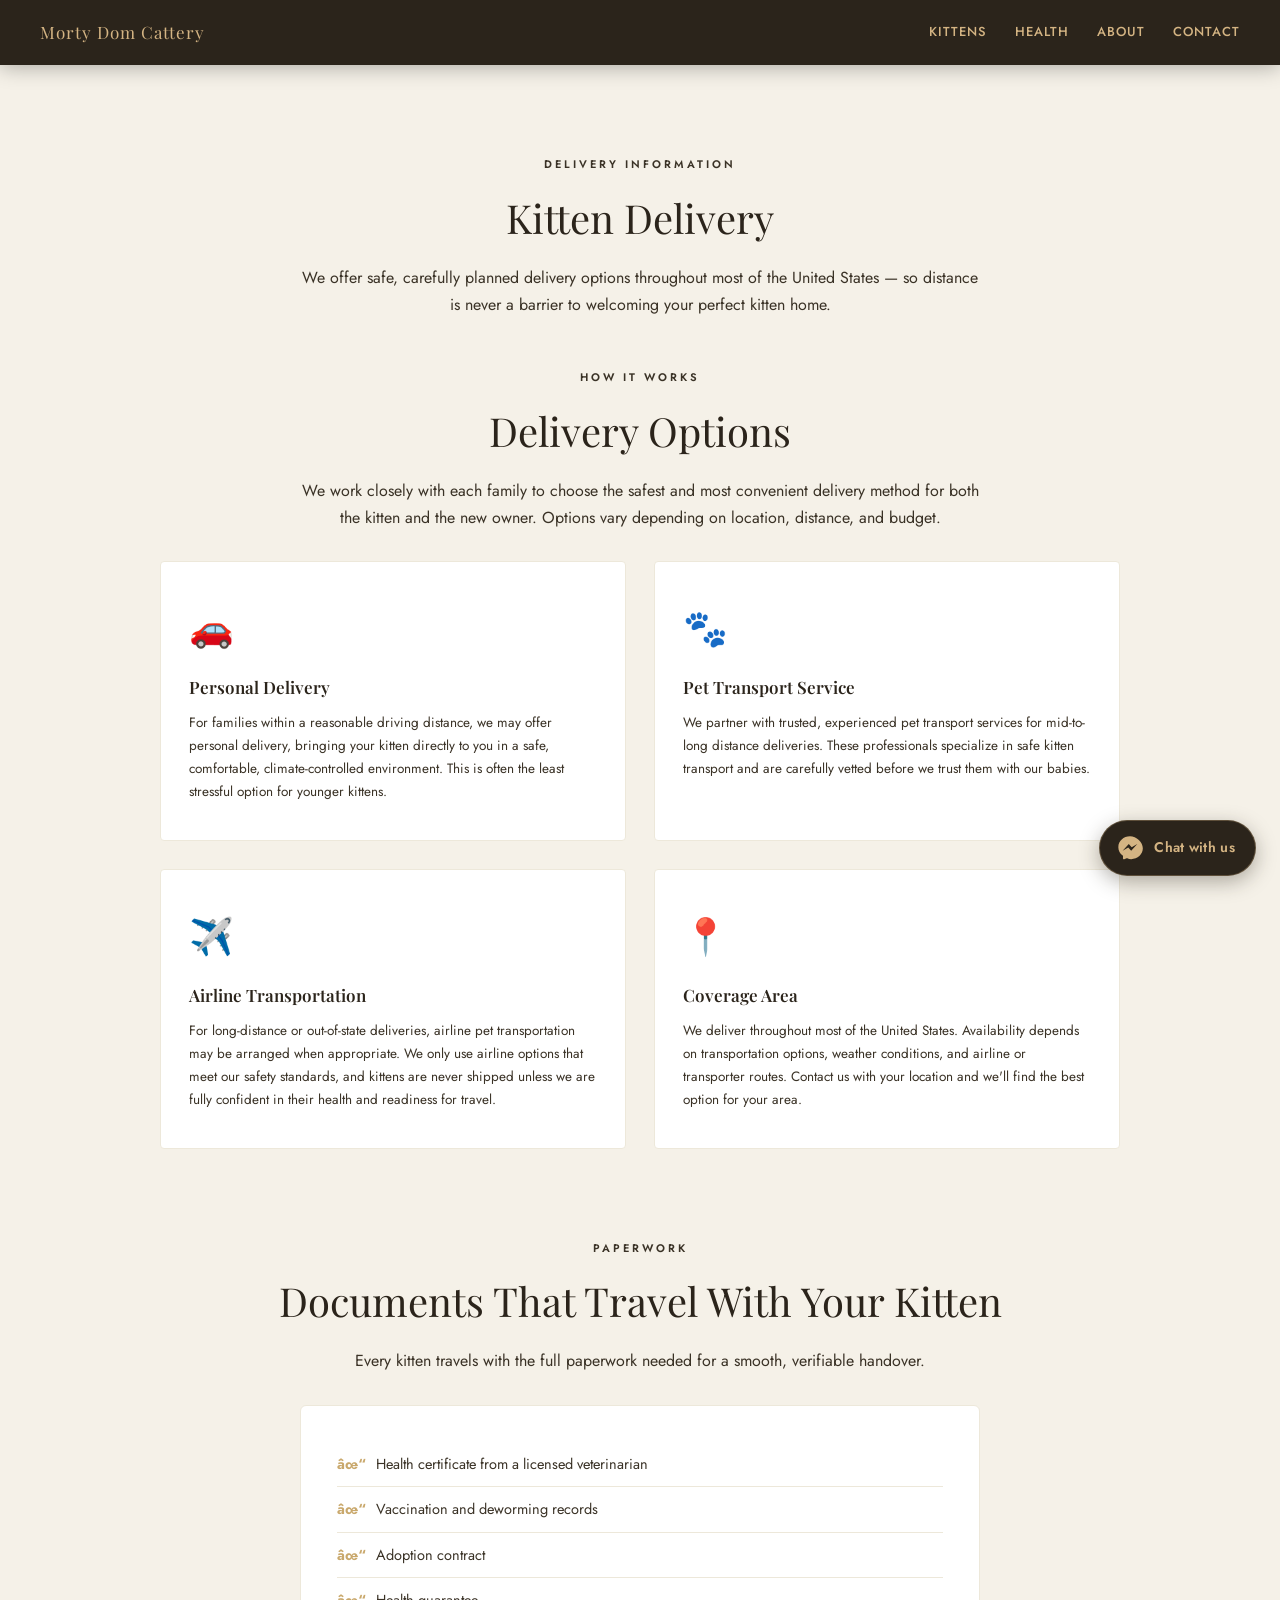
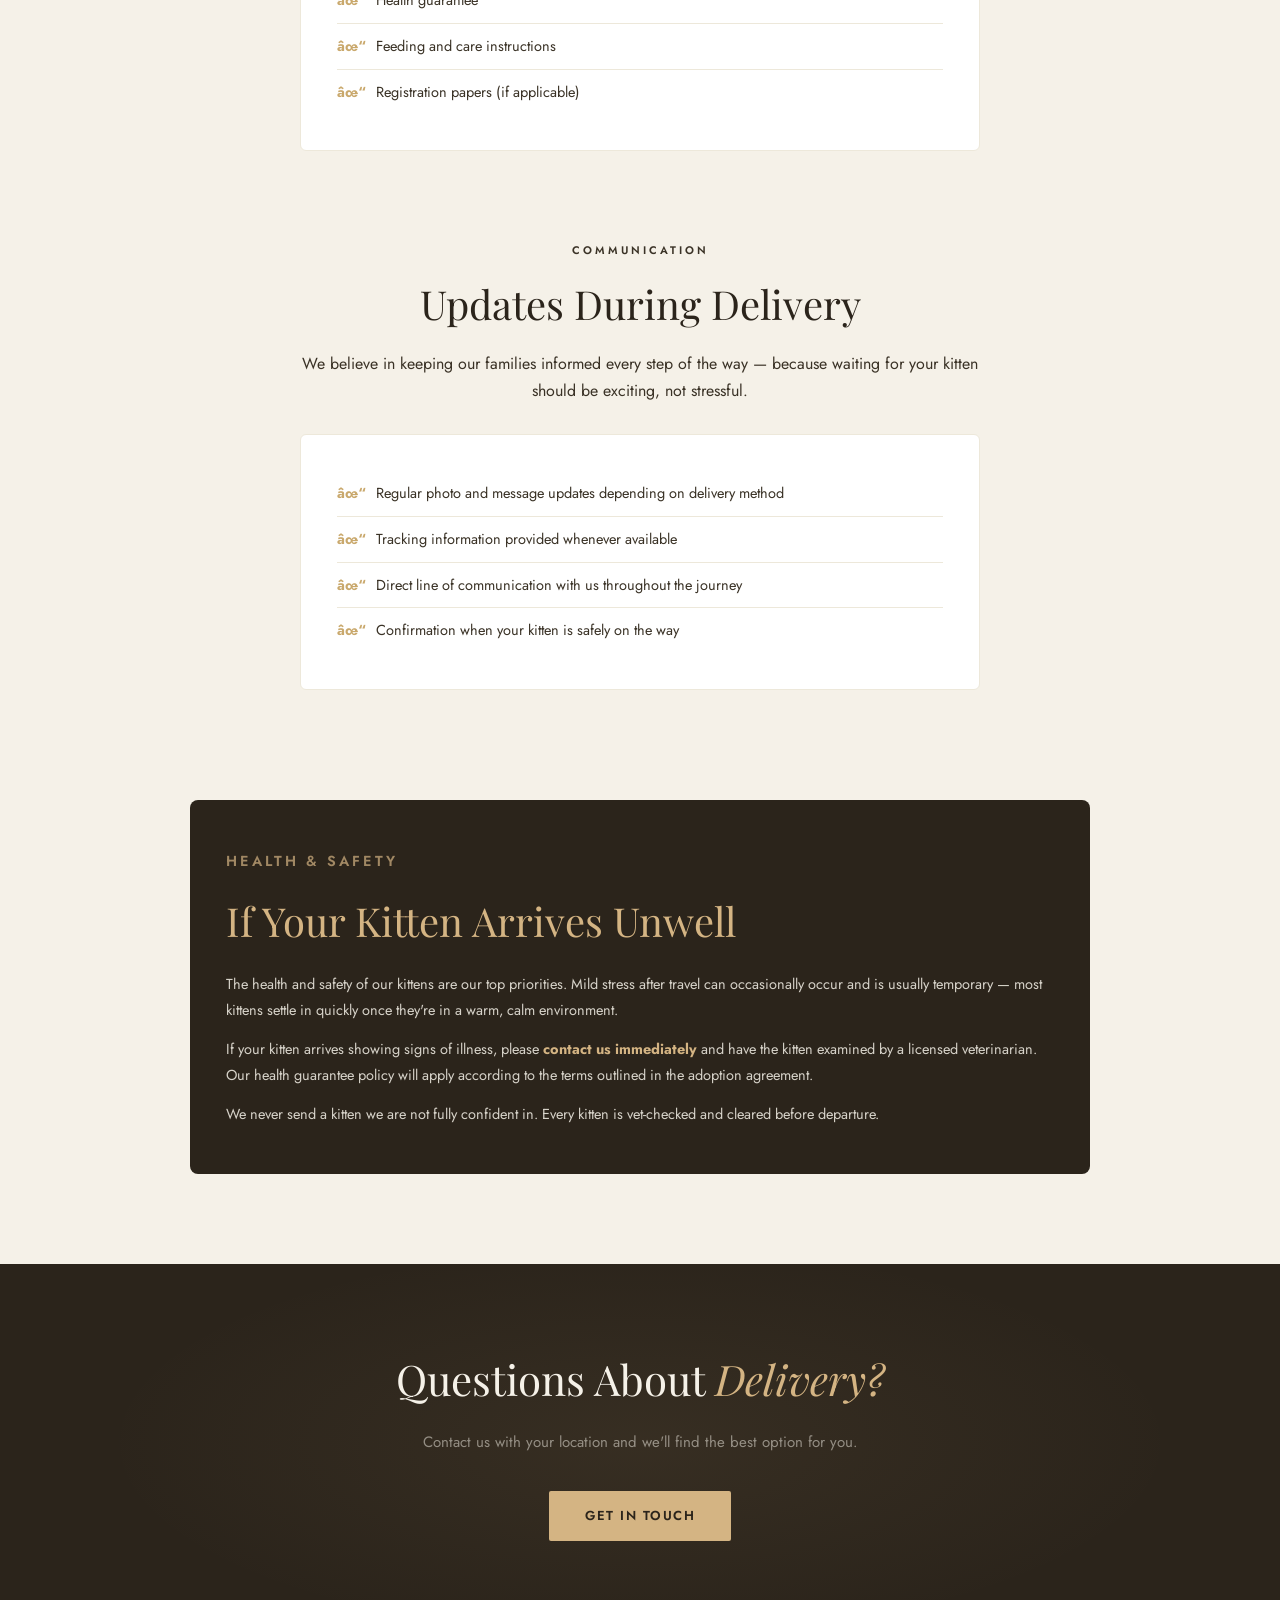
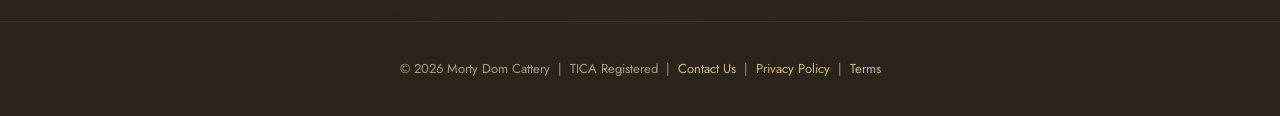
<file: delivery.html>
<!DOCTYPE html>
<html lang="en">
<head>
  <!-- Google tag (gtag.js) -->
<script async src="https://www.googletagmanager.com/gtag/js?id=G-SXWEN5PYM0"></script>
<script>
  window.dataLayer = window.dataLayer || [];
  function gtag(){dataLayer.push(arguments);}
  gtag('js', new Date());

  gtag('config', 'G-SXWEN5PYM0');
</script>
  <meta charset="UTF-8">
  <meta name="viewport" content="width=device-width, initial-scale=1.0">
  <meta name="color-scheme" content="light only">
  <title>Kitten Delivery | Morty Dom Cattery</title>
  <meta name="description" content="Learn how Morty Dom Cattery safely delivers Maine Coon, Ragdoll, and Munchkin kittens throughout the United States.">
  <link href="https://fonts.googleapis.com/css2?family=Playfair+Display:ital,wght@0,400;0,600;1,400&family=Jost:wght@300;400;500;600&display=swap" rel="stylesheet">
  <link rel="stylesheet" href="style.css">
  <meta name="keywords" content="kitten delivery USA, pet transport kittens, Maine Coon delivery, Ragdoll delivery, Munchkin delivery, TICA registered cattery delivery">
<meta property="og:title" content="Kitten Delivery | Morty Dom Cattery">
<meta property="og:description" content="Safe kitten delivery available throughout most of the USA. Personal delivery, pet transport, and airline options available.">
<meta property="og:url" content="https://mortydomcattery.site/delivery.html">
<meta property="og:type" content="website">
<script type="application/ld+json">
{
  "@context": "https://schema.org",
  "@type": "PetStore",
  "name": "Morty Dom Cattery",
  "description": "TICA registered cattery offering health-guaranteed Maine Coon, Ragdoll, and Munchkin kittens for sale across the United States.",
  "url": "https://mortydomcattery.site",
  "email": "elena@mortydomcattery.site",
  "areaServed": "United States",
  "sameAs": [
    "https://www.facebook.com/MortyDomCatterry",
    "https://www.tiktok.com/@mortydomcattery"
  ]
}
</script>
</head>
<body>

  <!-- NAV -->
  <nav class="nav">
    <a href="index.html" class="nav-brand">Morty Dom Cattery</a>
    <div class="nav-links">
      <a href="kittens.html">Kittens</a>
      <a href="health.html">Health</a>
      <a href="about.html">About</a>
      <a href="contact.html">Contact</a>
    </div>
  </nav>

  <!-- INTRO -->
  <section class="page-section" style="padding-bottom:20px;">
    <p class="section-label">Delivery Information</p>
    <h2 class="section-title">Kitten Delivery</h2>
    <p class="page-intro">We offer safe, carefully planned delivery options throughout most of the United States — so distance is never a barrier to welcoming your perfect kitten home.</p>
  </section>

  <!-- DELIVERY OPTIONS -->
  <section class="page-section" style="padding-top:0;">
    <p class="section-label">How It Works</p>
    <h2 class="section-title">Delivery Options</h2>
    <p class="page-intro">We work closely with each family to choose the safest and most convenient delivery method for both the kitten and the new owner. Options vary depending on location, distance, and budget.</p>

    <div class="pillar-grid two-col">
      <div class="pillar-card">
        <span class="pillar-icon">🚗</span>
        <h3>Personal Delivery</h3>
        <p>For families within a reasonable driving distance, we may offer personal delivery, bringing your kitten directly to you in a safe, comfortable, climate-controlled environment. This is often the least stressful option for younger kittens.</p>
      </div>

      <div class="pillar-card">
        <span class="pillar-icon">🐾</span>
        <h3>Pet Transport Service</h3>
        <p>We partner with trusted, experienced pet transport services for mid-to-long distance deliveries. These professionals specialize in safe kitten transport and are carefully vetted before we trust them with our babies.</p>
      </div>

      <div class="pillar-card">
        <span class="pillar-icon">✈️</span>
        <h3>Airline Transportation</h3>
        <p>For long-distance or out-of-state deliveries, airline pet transportation may be arranged when appropriate. We only use airline options that meet our safety standards, and kittens are never shipped unless we are fully confident in their health and readiness for travel.</p>
      </div>

      <div class="pillar-card">
        <span class="pillar-icon">📍</span>
        <h3>Coverage Area</h3>
        <p>We deliver throughout most of the United States. Availability depends on transportation options, weather conditions, and airline or transporter routes. Contact us with your location and we'll find the best option for your area.</p>
      </div>
    </div>
  </section>

  <!-- TRAVEL DOCUMENTS -->
  <section class="page-section" style="padding-top:0;">
    <p class="section-label">Paperwork</p>
    <h2 class="section-title">Documents That Travel With Your Kitten</h2>
    <p class="page-intro">Every kitten travels with the full paperwork needed for a smooth, verifiable handover.</p>

    <div class="checklist-card">
      <ul class="checklist">
        <li>Health certificate from a licensed veterinarian</li>
        <li>Vaccination and deworming records</li>
        <li>Adoption contract</li>
        <li>Health guarantee</li>
        <li>Feeding and care instructions</li>
        <li>Registration papers (if applicable)</li>
      </ul>
    </div>
  </section>

  <!-- UPDATES DURING TRAVEL -->
  <section class="page-section" style="padding-top:0;">
    <p class="section-label">Communication</p>
    <h2 class="section-title">Updates During Delivery</h2>
    <p class="page-intro">We believe in keeping our families informed every step of the way — because waiting for your kitten should be exciting, not stressful.</p>

    <div class="checklist-card">
      <ul class="checklist">
        <li>Regular photo and message updates depending on delivery method</li>
        <li>Tracking information provided whenever available</li>
        <li>Direct line of communication with us throughout the journey</li>
        <li>Confirmation when your kitten is safely on the way</li>
      </ul>
    </div>
  </section>

  <!-- IF KITTEN ARRIVES UNWELL -->
  <section class="page-section" style="padding-top:0;">
    <div class="guarantee-box">
      <p class="section-label">Health & Safety</p>
      <h2 class="section-title">If Your Kitten Arrives Unwell</h2>
      <p>The health and safety of our kittens are our top priorities. Mild stress after travel can occasionally occur and is usually temporary — most kittens settle in quickly once they're in a warm, calm environment.</p>
      <p>If your kitten arrives showing signs of illness, please <strong>contact us immediately</strong> and have the kitten examined by a licensed veterinarian. Our health guarantee policy will apply according to the terms outlined in the adoption agreement.</p>
      <p>We never send a kitten we are not fully confident in. Every kitten is vet-checked and cleared before departure.</p>
    </div>
  </section>

  <!-- CTA -->
  <section class="cta-banner">
    <h2>Questions About <em>Delivery?</em></h2>
    <p>Contact us with your location and we'll find the best option for you.</p>
    <a href="contact.html" class="btn btn-gold">Get In Touch</a>
  </section>

  <!-- FOOTER -->
  <footer>
    <p>© 2026 Morty Dom Cattery &nbsp;|&nbsp; TICA Registered &nbsp;|&nbsp; <a href="contact.html">Contact Us</a> &nbsp;|&nbsp; <a href="privacy.html">Privacy Policy</a> &nbsp;|&nbsp; <a href="terms.html">Terms</a></p>
  </footer>

  <a href="https://m.me/MortyDomCatterry" class="mdc-chat-btn" target="_blank" rel="noopener noreferrer" aria-label="Chat with us on Messenger">
    <svg viewBox="0 0 24 24" width="28" height="28" fill="currentColor">
      <path d="M12 2C6.48 2 2 6.14 2 11.25c0 2.91 1.45 5.5 3.73 7.15.19.14.3.36.29.6l-.06 1.83c-.02.58.55 1.02 1.09.79l2.06-.88c.18-.08.39-.07.56.02 1.01.5 2.14.79 3.33.79 5.52 0 10-4.14 10-9.25S17.52 2 12 2zm1 12.25l-2.5-2.67-4.8 2.67 5.25-5.58 2.5 2.67 4.8-2.67-5.25 5.58z"/>
    </svg>
    <span class="mdc-chat-label">Chat with us</span>
  </a>

</body>
</html>
</file>
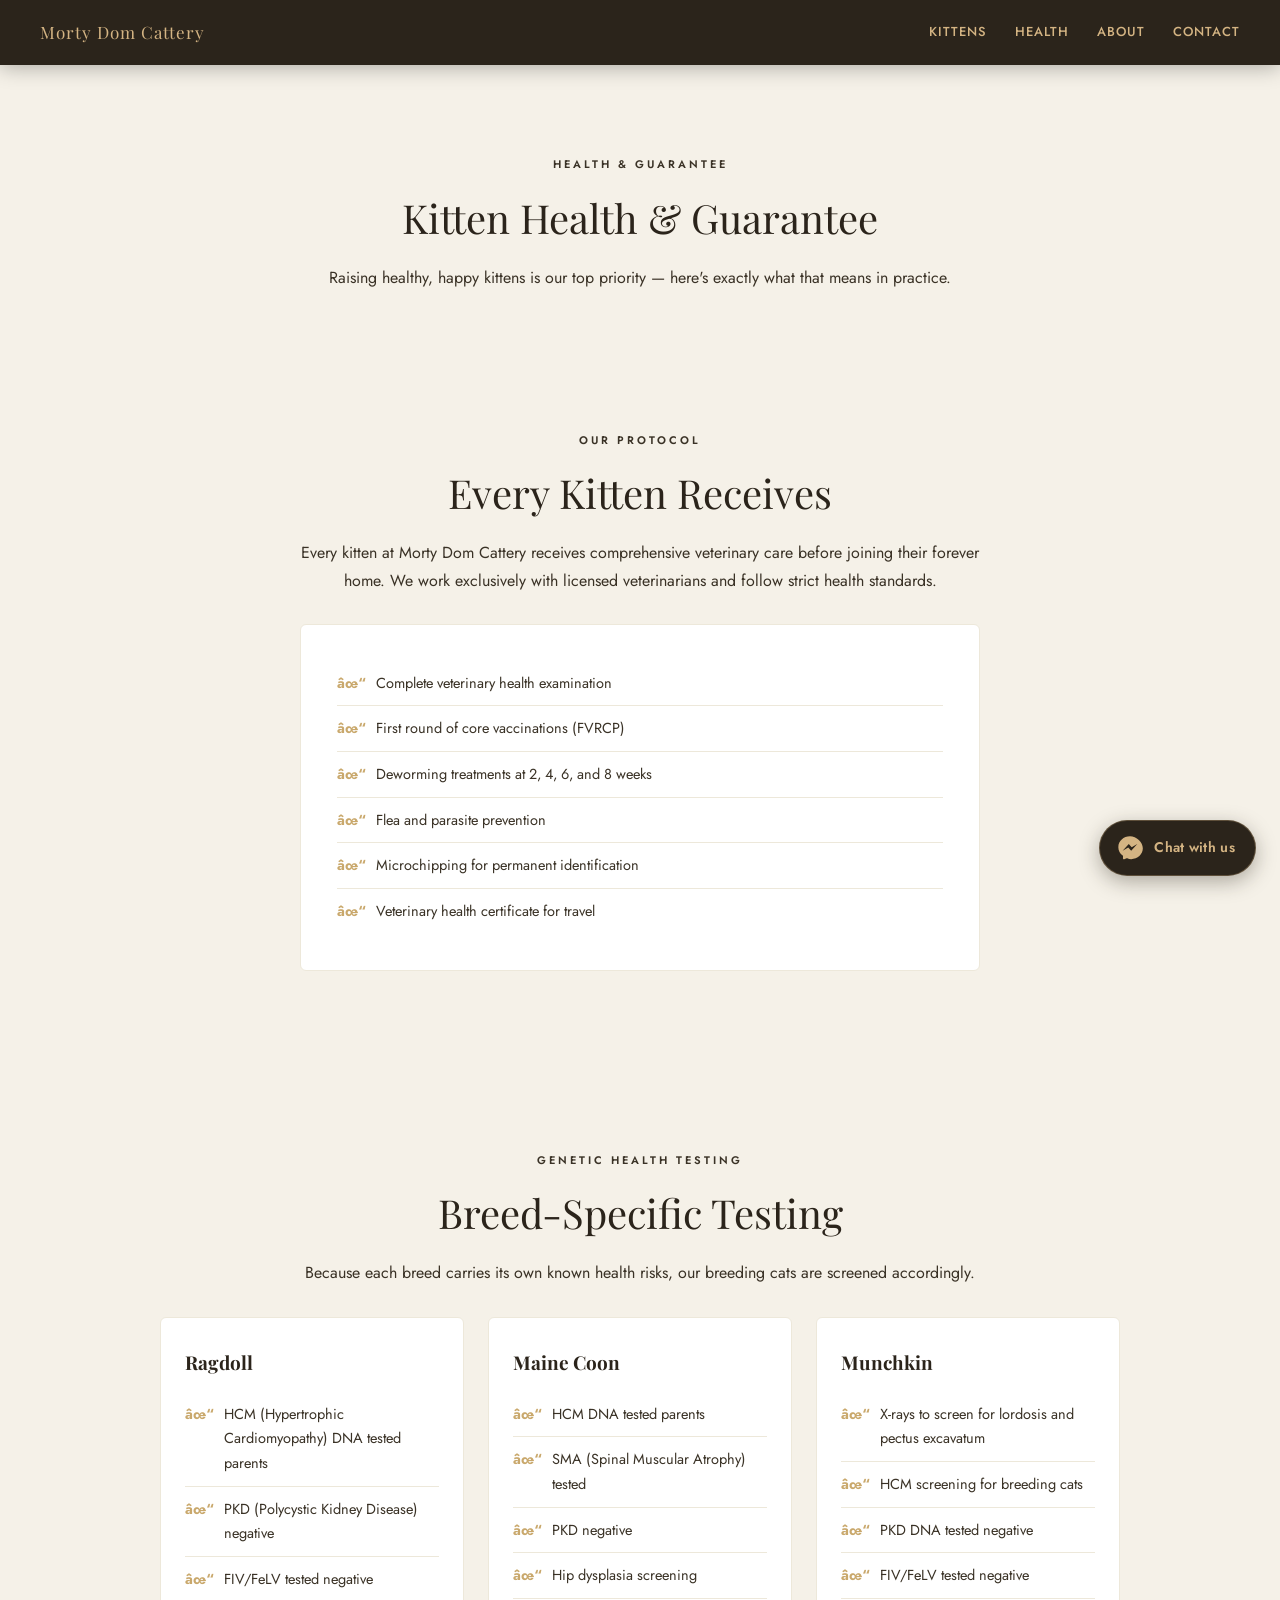
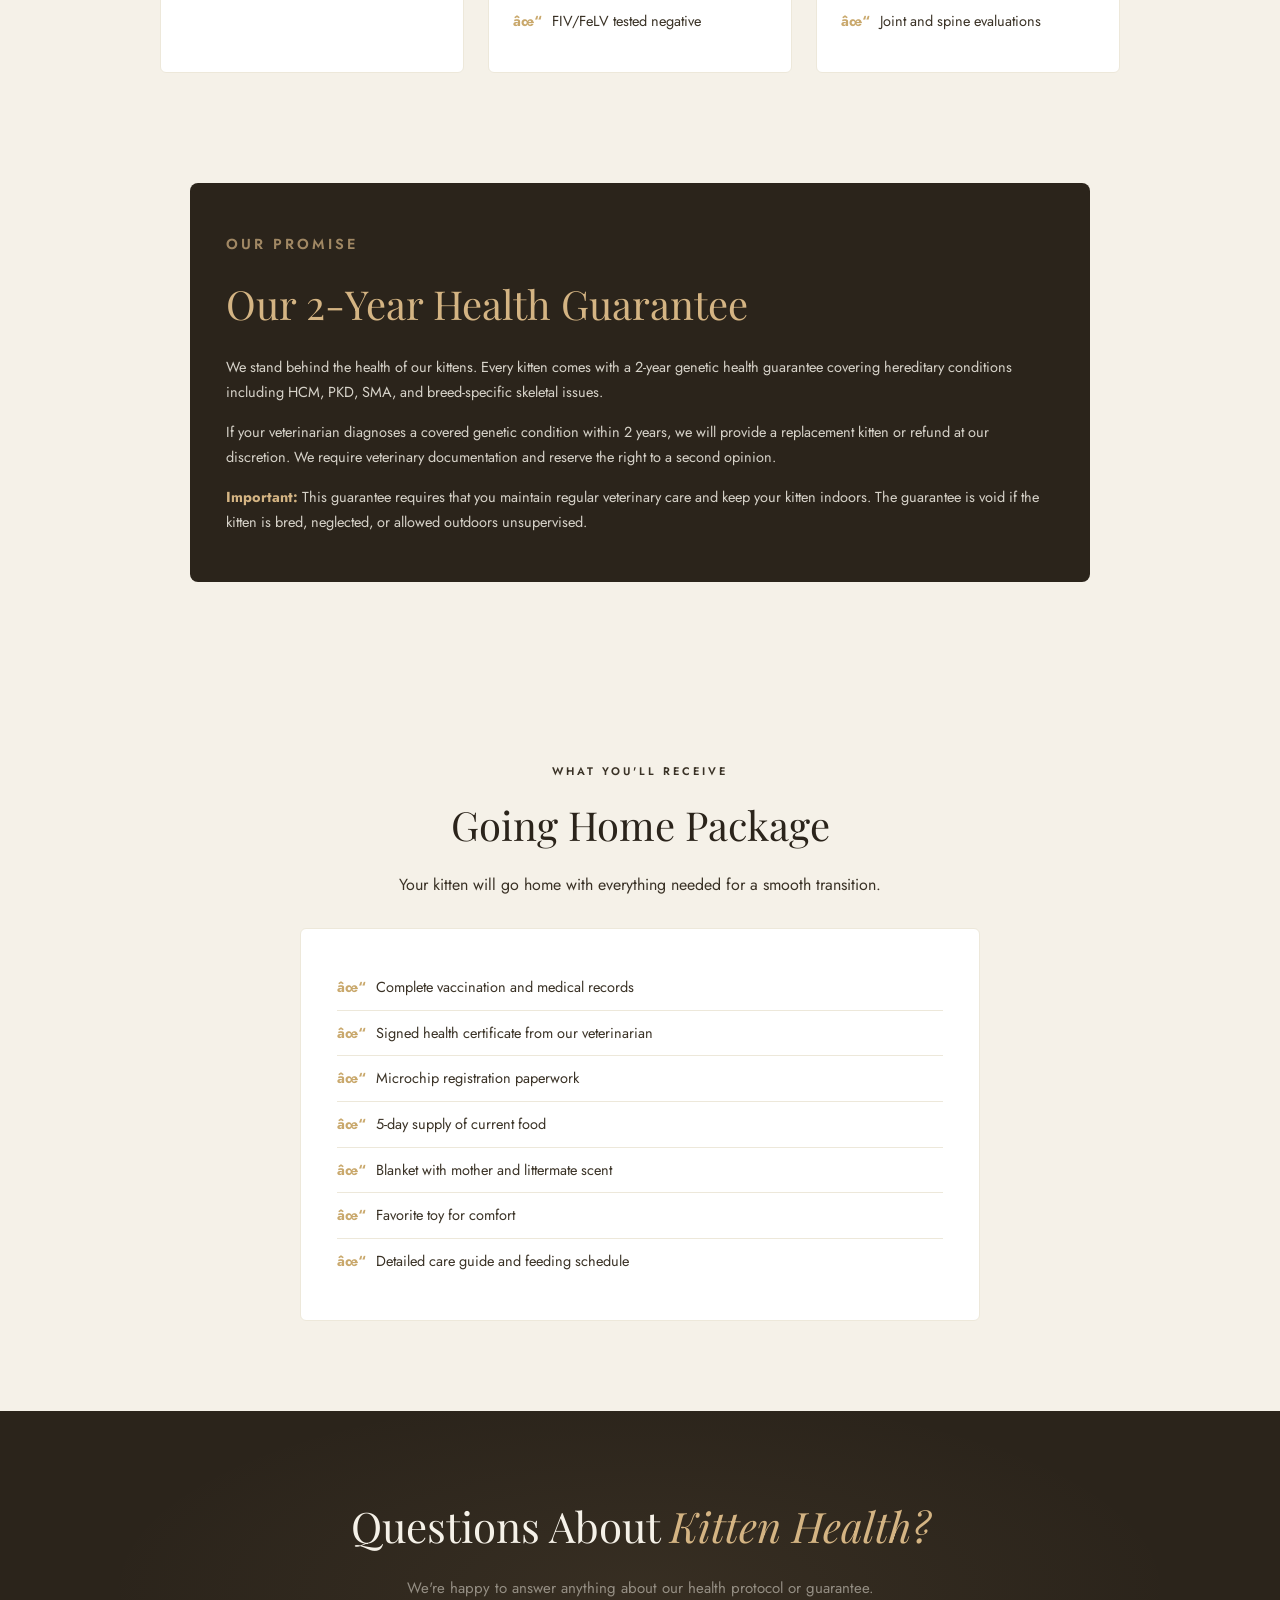
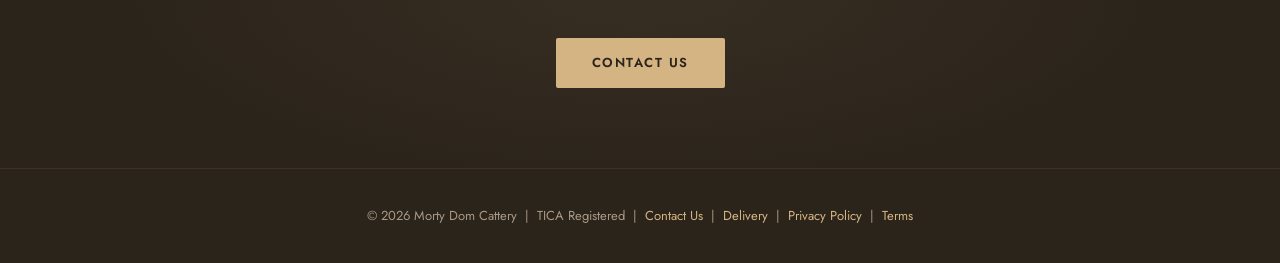
<file: health.html>
<!DOCTYPE html>
<html lang="en">
<head>
  <!-- Google tag (gtag.js) -->
<script async src="https://www.googletagmanager.com/gtag/js?id=G-SXWEN5PYM0"></script>
<script>
  window.dataLayer = window.dataLayer || [];
  function gtag(){dataLayer.push(arguments);}
  gtag('js', new Date());

  gtag('config', 'G-SXWEN5PYM0');
</script>
  <meta charset="UTF-8">
  <meta name="viewport" content="width=device-width, initial-scale=1.0">
  <meta name="color-scheme" content="light only">
  <title>Kitten Health & 2-Year Guarantee | Morty Dom Cattery</title>
<meta name="description" content="Every Morty Dom kitten comes with a 2-year genetic health guarantee, full vaccination records, microchip, and vet health certificate. HCM, PKD, SMA tested breeding cats.">
  <link href="https://fonts.googleapis.com/css2?family=Playfair+Display:ital,wght@0,400;0,600;1,400&family=Jost:wght@300;400;500;600&display=swap" rel="stylesheet">
  <link rel="stylesheet" href="style.css">
  <meta name="keywords" content="kitten health guarantee, HCM tested cats, PKD tested kittens, TICA registered health guarantee, vaccinated kittens USA">
<meta property="og:title" content="Kitten Health & 2-Year Guarantee | Morty Dom Cattery">
<meta property="og:description" content="2-year genetic health guarantee, HCM/PKD/SMA tested breeding cats, full vaccination records and microchip included with every kitten.">
<meta property="og:url" content="https://mortydomcattery.site/health.html">
<meta property="og:type" content="website">
<script type="application/ld+json">
{
  "@context": "https://schema.org",
  "@type": "PetStore",
  "name": "Morty Dom Cattery",
  "description": "TICA registered cattery offering health-guaranteed Maine Coon, Ragdoll, and Munchkin kittens for sale across the United States.",
  "url": "https://mortydomcattery.site",
  "email": "elena@mortydomcattery.site",
  "areaServed": "United States",
  "sameAs": [
    "https://www.facebook.com/MortyDomCatterry",
    "https://www.tiktok.com/@mortydomcattery"
  ]
}
</script>
</head>
<body>

  <!-- NAV -->
  <nav class="nav">
    <a href="index.html" class="nav-brand">Morty Dom Cattery</a>
    <div class="nav-links">
      <a href="kittens.html">Kittens</a>
      <a href="health.html">Health</a>
      <a href="about.html">About</a>
      <a href="contact.html">Contact</a>
    </div>
  </nav>

  <!-- INTRO -->
  <section class="page-section" style="padding-bottom:20px;">
    <p class="section-label">Health & Guarantee</p>
    <h2 class="section-title">Kitten Health & Guarantee</h2>
    <p class="page-intro">Raising healthy, happy kittens is our top priority — here's exactly what that means in practice.</p>
  </section>

  <!-- HEALTH PROTOCOL -->
  <section class="page-section">
    <p class="section-label">Our Protocol</p>
    <h2 class="section-title">Every Kitten Receives</h2>
    <p class="page-intro">Every kitten at Morty Dom Cattery receives comprehensive veterinary care before joining their forever home. We work exclusively with licensed veterinarians and follow strict health standards.</p>

    <div class="checklist-card">
      <ul class="checklist">
        <li>Complete veterinary health examination</li>
        <li>First round of core vaccinations (FVRCP)</li>
        <li>Deworming treatments at 2, 4, 6, and 8 weeks</li>
        <li>Flea and parasite prevention</li>
        <li>Microchipping for permanent identification</li>
        <li>Veterinary health certificate for travel</li>
      </ul>
    </div>
  </section>

  <!-- BREED-SPECIFIC TESTING -->
  <section class="page-section">
    <p class="section-label">Genetic Health Testing</p>
    <h2 class="section-title">Breed-Specific Testing</h2>
    <p class="page-intro">Because each breed carries its own known health risks, our breeding cats are screened accordingly.</p>

    <div class="breed-test-grid">
      <div class="breed-test-card">
        <h3>Ragdoll</h3>
        <ul class="checklist">
          <li>HCM (Hypertrophic Cardiomyopathy) DNA tested parents</li>
          <li>PKD (Polycystic Kidney Disease) negative</li>
          <li>FIV/FeLV tested negative</li>
        </ul>
      </div>

      <div class="breed-test-card">
        <h3>Maine Coon</h3>
        <ul class="checklist">
          <li>HCM DNA tested parents</li>
          <li>SMA (Spinal Muscular Atrophy) tested</li>
          <li>PKD negative</li>
          <li>Hip dysplasia screening</li>
          <li>FIV/FeLV tested negative</li>
        </ul>
      </div>

      <div class="breed-test-card">
        <h3>Munchkin</h3>
        <ul class="checklist">
          <li>X-rays to screen for lordosis and pectus excavatum</li>
          <li>HCM screening for breeding cats</li>
          <li>PKD DNA tested negative</li>
          <li>FIV/FeLV tested negative</li>
          <li>Joint and spine evaluations</li>
        </ul>
      </div>
    </div>
  </section>

  <!-- HEALTH GUARANTEE -->
  <section class="page-section" style="padding-top:0;">
    <div class="guarantee-box">
      <p class="section-label">Our Promise</p>
      <h2 class="section-title">Our 2-Year Health Guarantee</h2>
      <p>We stand behind the health of our kittens. Every kitten comes with a 2-year genetic health guarantee covering hereditary conditions including HCM, PKD, SMA, and breed-specific skeletal issues.</p>
      <p>If your veterinarian diagnoses a covered genetic condition within 2 years, we will provide a replacement kitten or refund at our discretion. We require veterinary documentation and reserve the right to a second opinion.</p>
      <p><strong>Important:</strong> This guarantee requires that you maintain regular veterinary care and keep your kitten indoors. The guarantee is void if the kitten is bred, neglected, or allowed outdoors unsupervised.</p>
    </div>
  </section>

  <!-- GOING HOME PACKAGE -->
  <section class="page-section">
    <p class="section-label">What You'll Receive</p>
    <h2 class="section-title">Going Home Package</h2>
    <p class="page-intro">Your kitten will go home with everything needed for a smooth transition.</p>

    <div class="checklist-card">
      <ul class="checklist">
        <li>Complete vaccination and medical records</li>
        <li>Signed health certificate from our veterinarian</li>
        <li>Microchip registration paperwork</li>
        <li>5-day supply of current food</li>
        <li>Blanket with mother and littermate scent</li>
        <li>Favorite toy for comfort</li>
        <li>Detailed care guide and feeding schedule</li>
      </ul>
    </div>
  </section>

  <!-- CTA BANNER -->
  <section class="cta-banner">
    <h2>Questions About <em>Kitten Health?</em></h2>
    <p>We're happy to answer anything about our health protocol or guarantee.</p>
    <a href="contact.html" class="btn btn-gold">Contact Us</a>
  </section>

  <!-- FOOTER -->
<footer>
  <p>© 2026 Morty Dom Cattery &nbsp;|&nbsp; TICA Registered &nbsp;|&nbsp; <a href="contact.html">Contact Us</a> &nbsp;|&nbsp; <a href="delivery.html">Delivery</a> &nbsp;|&nbsp; <a href="privacy.html">Privacy Policy</a> &nbsp;|&nbsp; <a href="terms.html">Terms</a></p>
</footer>

  <a href="https://m.me/MortyDomCatterry" class="mdc-chat-btn" target="_blank" rel="noopener noreferrer" aria-label="Chat with us on Messenger">
    <svg viewBox="0 0 24 24" width="28" height="28" fill="currentColor">
      <path d="M12 2C6.48 2 2 6.14 2 11.25c0 2.91 1.45 5.5 3.73 7.15.19.14.3.36.29.6l-.06 1.83c-.02.58.55 1.02 1.09.79l2.06-.88c.18-.08.39-.07.56.02 1.01.5 2.14.79 3.33.79 5.52 0 10-4.14 10-9.25S17.52 2 12 2zm1 12.25l-2.5-2.67-4.8 2.67 5.25-5.58 2.5 2.67 4.8-2.67-5.25 5.58z"/>
    </svg>
    <span class="mdc-chat-label">Chat with us</span>
  </a>

</body>
</html>
</file>
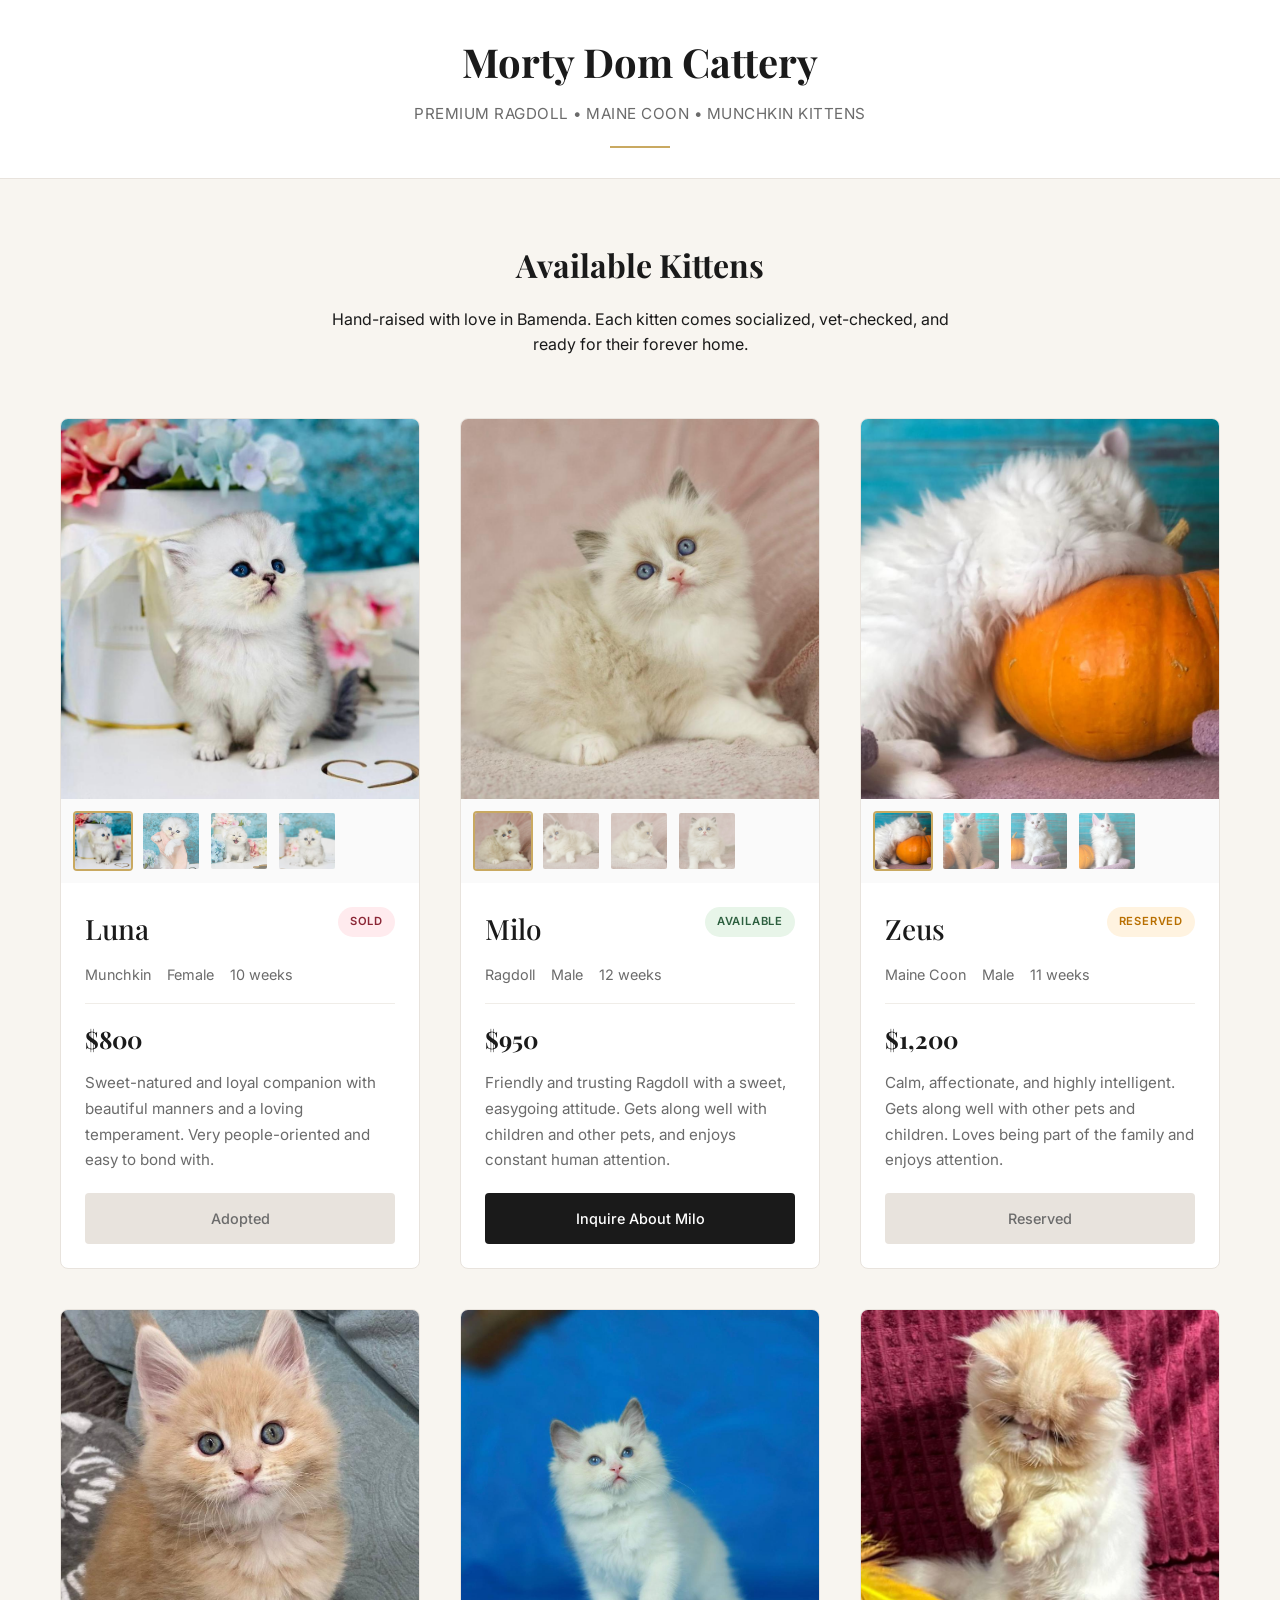
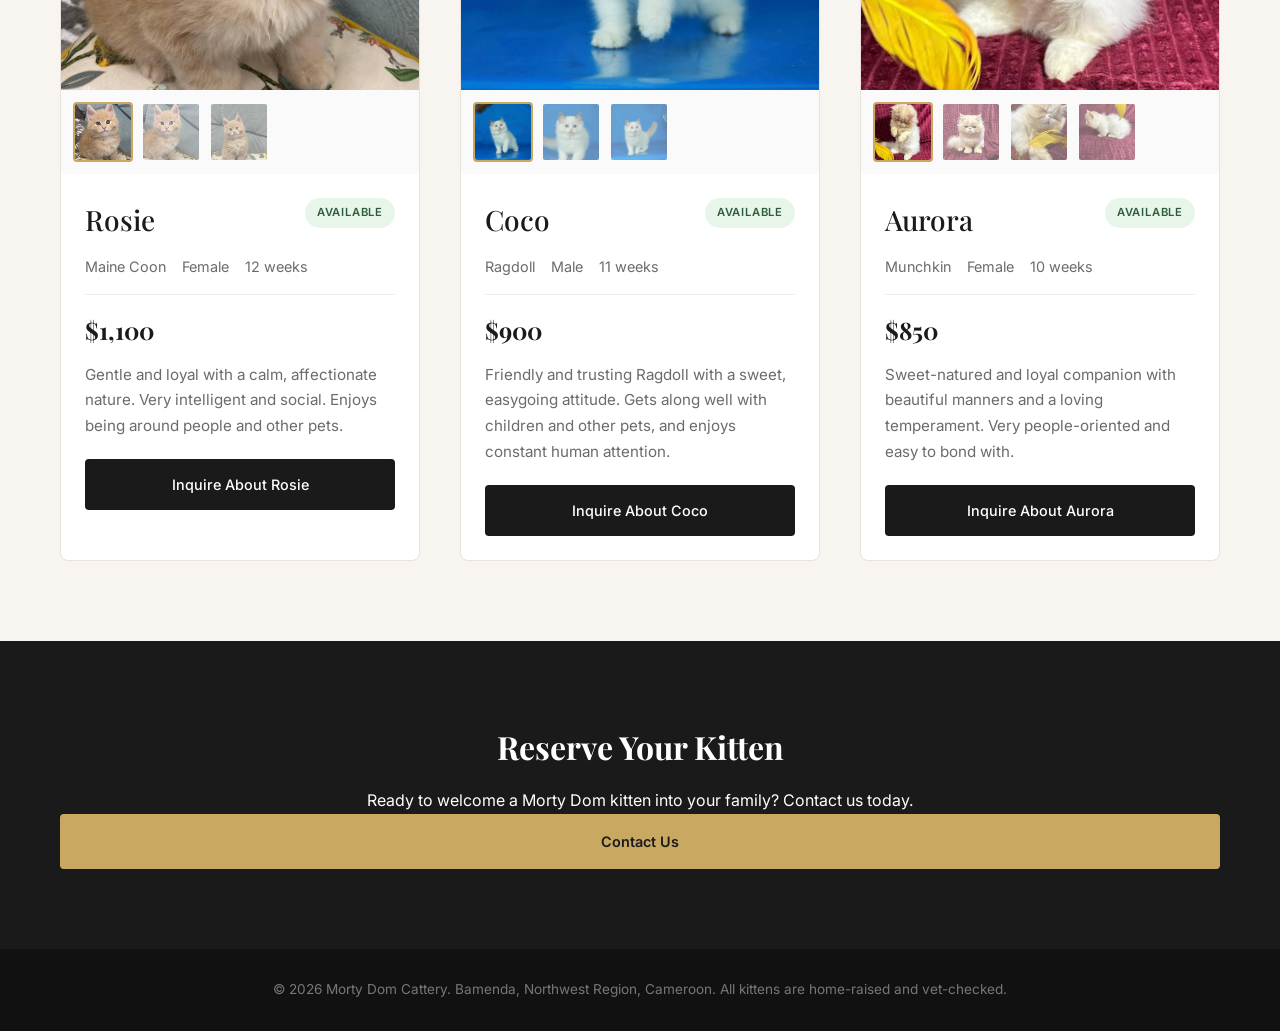
<file: kittens available.html>
<!DOCTYPE html>
<html lang="en">
<head>
  <meta charset="UTF-8">
  <meta name="viewport" content="width=device-width, initial-scale=1.0">
  <title>Morty Dom Cattery | Premium Kittens in Bamenda</title>
  <style>
    @import url('https://fonts.googleapis.com/css2?family=Playfair+Display:wght@500;700&family=Inter:wght@300;400;500;600&display=swap');
    :root { --gold: #C9A961; --charcoal: #1A1A1A; --cream: #F8F5F0; --gray: #6B6B6B; --green: #2D5F3F; --red: #8B2635; --amber: #B86F00; }
    * { margin: 0; padding: 0; box-sizing: border-box; }
    body { font-family: 'Inter', sans-serif; background: var(--cream); color: var(--charcoal); line-height: 1.6; }
    .container { max-width: 1200px; margin: 0 auto; padding: 0 20px; }
    header { background: white; border-bottom: 1px solid #E8E3DD; padding: 30px 0; text-align: center; }
    header h1 { font-family: 'Playfair Display', serif; font-size: 2.5rem; font-weight: 700; }
    header p { color: var(--gray); margin-top: 8px; font-size: 0.95rem; letter-spacing: 0.5px; }
    .gold-line { width: 60px; height: 2px; background: var(--gold); margin: 20px auto 0; }
    .intro { text-align: center; padding: 60px 20px 40px; max-width: 700px; margin: 0 auto; }
    .intro h2 { font-family: 'Playfair Display', serif; font-size: 2rem; margin-bottom: 16px; }
    .kitten-grid { display: grid; grid-template-columns: repeat(auto-fill, minmax(340px, 1fr)); gap: 40px; padding: 20px 0 80px; }
    .kitten-card { background: white; border: 1px solid #E8E3DD; border-radius: 8px; overflow: hidden; transition: transform 0.3s ease, box-shadow 0.3s ease; }
    .kitten-card:hover { transform: translateY(-4px); box-shadow: 0 12px 24px rgba(0,0,0,0.08); }
    .gallery-main { width: 100%; height: 380px; object-fit: cover; display: block; }
    .gallery-thumbs { display: flex; gap: 8px; padding: 12px; background: #FAFAFA; overflow-x: auto; }
    .gallery-thumbs img { width: 60px; height: 60px; object-fit: cover; border-radius: 4px; cursor: pointer; opacity: 0.6; border: 2px solid transparent; transition: all 0.2s ease; }
    .gallery-thumbs img:hover, .gallery-thumbs img.active { opacity: 1; border-color: var(--gold); }
    .kitten-info { padding: 24px; }
    .kitten-header { display: flex; justify-content: space-between; align-items: start; margin-bottom: 12px; }
    .kitten-name { font-family: 'Playfair Display', serif; font-size: 1.75rem; font-weight: 500; }
    .status { font-size: 0.7rem; font-weight: 600; letter-spacing: 0.8px; padding: 6px 12px; border-radius: 20px; text-transform: uppercase; }
    .status.available { background: #E8F5E9; color: var(--green); }
    .status.reserved { background: #FFF3E0; color: var(--amber); }
    .status.sold { background: #FFEBEE; color: var(--red); }
    .kitten-meta { display: flex; gap: 16px; font-size: 0.9rem; color: var(--gray); margin-bottom: 16px; padding-bottom: 16px; border-bottom: 1px solid #F0EDE8; }
    .price { font-family: 'Playfair Display', serif; font-size: 1.5rem; font-weight: 700; margin-bottom: 12px; }
    .personality { font-size: 0.95rem; color: var(--gray); margin-bottom: 20px; line-height: 1.7; }
    .btn { display: inline-block; width: 100%; text-align: center; background: var(--charcoal); color: white; padding: 14px 24px; text-decoration: none; font-weight: 500; font-size: 0.9rem; border-radius: 4px; transition: background 0.3s ease; }
    .btn:hover { background: var(--gold); color: var(--charcoal); }
    .btn.disabled { background: #E8E3DD; color: var(--gray); cursor: not-allowed; pointer-events: none; }
    .contact-section { background: var(--charcoal); color: white; padding: 80px 20px; text-align: center; }
    .contact-section h2 { font-family: 'Playfair Display', serif; font-size: 2rem; margin-bottom: 16px; }
    .btn-gold { background: var(--gold); color: var(--charcoal); padding: 16px 40px; font-weight: 600; }
    footer { background: #111; color: #777; text-align: center; padding: 30px 20px; font-size: 0.85rem; }
    @media (max-width: 768px) { .kitten-grid { grid-template-columns: 1fr; gap: 30px; } }
  </style>
</head>
<body>
  <header>
    <div class="container">
      <h1>Morty Dom Cattery</h1>
      <p>PREMIUM RAGDOLL • MAINE COON • MUNCHKIN KITTENS</p>
      <div class="gold-line"></div>
    </div>
  </header>

  <section class="intro">
    <div class="container">
      <h2>Available Kittens</h2>
      <p>Hand-raised with love in Bamenda. Each kitten comes socialized, vet-checked, and ready for their forever home.</p>
    </div>
  </section>

  <main class="container">
    <div class="kitten-grid">

      <!-- Luna - SOLD - 4 photos -->
      <div class="kitten-card">
        <img src="images/luna-munchkin-1.jpg" alt="Luna" class="gallery-main" id="luna-main">
        <div class="gallery-thumbs">
          <img src="images/luna-munchkin-1.jpg" class="active" onclick="changeImage('luna-main', this)">
          <img src="images/luna-munchkin-2.jpg" onclick="changeImage('luna-main', this)">
          <img src="images/luna-munchkin-3.jpg" onclick="changeImage('luna-main', this)">
          <img src="images/luna-munchkin-4.jpg" onclick="changeImage('luna-main', this)">
        </div>
        <div class="kitten-info">
          <div class="kitten-header"><h3 class="kitten-name">Luna</h3><span class="status sold">Sold</span></div>
          <div class="kitten-meta"><span>Munchkin</span><span>Female</span><span>10 weeks</span></div>
          <div class="price">$800</div>
          <p class="personality">Sweet-natured and loyal companion with beautiful manners and a loving temperament. Very people-oriented and easy to bond with.</p>
          <a href="#" class="btn disabled">Adopted</a>
        </div>
      </div>

      <!-- Milo - AVAILABLE - 4 photos -->
      <div class="kitten-card">
        <img src="images/milo-ragdoll-1.jpg" alt="Milo" class="gallery-main" id="milo-main">
        <div class="gallery-thumbs">
          <img src="images/milo-ragdoll-1.jpg" class="active" onclick="changeImage('milo-main', this)">
          <img src="images/milo-ragdoll-2.jpg" onclick="changeImage('milo-main', this)">
          <img src="images/milo-ragdoll-3.jpg" onclick="changeImage('milo-main', this)">
          <img src="images/milo-ragdoll-4.jpg" onclick="changeImage('milo-main', this)">
        </div>
        <div class="kitten-info">
          <div class="kitten-header"><h3 class="kitten-name">Milo</h3><span class="status available">Available</span></div>
          <div class="kitten-meta"><span>Ragdoll</span><span>Male</span><span>12 weeks</span></div>
          <div class="price">$950</div>
          <p class="personality">Friendly and trusting Ragdoll with a sweet, easygoing attitude. Gets along well with children and other pets, and enjoys constant human attention.</p>
          <a href="https://mortydomcattery.site/contact.html" class="btn">Inquire About Milo</a>
        </div>
      </div>

      <!-- Zeus - RESERVED - 4 photos -->
      <div class="kitten-card">
        <img src="images/zeus-mainecoon-1.jpg" alt="Zeus" class="gallery-main" id="zeus-main">
        <div class="gallery-thumbs">
          <img src="images/zeus-mainecoon-1.jpg" class="active" onclick="changeImage('zeus-main', this)">
          <img src="images/zeus-mainecoon-2.jpg" onclick="changeImage('zeus-main', this)">
          <img src="images/zeus-mainecoon-3.jpg" onclick="changeImage('zeus-main', this)">
          <img src="images/zeus-mainecoon-4.jpg" onclick="changeImage('zeus-main', this)">
        </div>
        <div class="kitten-info">
          <div class="kitten-header"><h3 class="kitten-name">Zeus</h3><span class="status reserved">Reserved</span></div>
          <div class="kitten-meta"><span>Maine Coon</span><span>Male</span><span>11 weeks</span></div>
          <div class="price">$1,200</div>
          <p class="personality">Calm, affectionate, and highly intelligent. Gets along well with other pets and children. Loves being part of the family and enjoys attention.</p>
          <a href="#" class="btn disabled">Reserved</a>
        </div>
      </div>

      <!-- Rosie - AVAILABLE - 3 photos -->
      <div class="kitten-card">
        <img src="images/rosie-mainecoon-1.jpg" alt="Rosie" class="gallery-main" id="rosie-main">
        <div class="gallery-thumbs">
          <img src="images/rosie-mainecoon-1.jpg" class="active" onclick="changeImage('rosie-main', this)">
          <img src="images/rosie-mainecoon-2.jpg" onclick="changeImage('rosie-main', this)">
          <img src="images/rosie-mainecoon-3.jpg" onclick="changeImage('rosie-main', this)">
        </div>
        <div class="kitten-info">
          <div class="kitten-header"><h3 class="kitten-name">Rosie</h3><span class="status available">Available</span></div>
          <div class="kitten-meta"><span>Maine Coon</span><span>Female</span><span>12 weeks</span></div>
          <div class="price">$1,100</div>
          <p class="personality">Gentle and loyal with a calm, affectionate nature. Very intelligent and social. Enjoys being around people and other pets.</p>
          <a href="https://mortydomcattery.site/contact.html" class="btn">Inquire About Rosie</a>
        </div>
      </div>

      <!-- Coco - AVAILABLE - 3 photos -->
      <div class="kitten-card">
        <img src="images/coco-ragdoll-1.jpg" alt="Coco" class="gallery-main" id="coco-main">
        <div class="gallery-thumbs">
          <img src="images/coco-ragdoll-1.jpg" class="active" onclick="changeImage('coco-main', this)">
          <img src="images/coco-ragdoll-2.jpg" onclick="changeImage('coco-main', this)">
          <img src="images/coco-ragdoll-3.jpg" onclick="changeImage('coco-main', this)">
        </div>
        <div class="kitten-info">
          <div class="kitten-header"><h3 class="kitten-name">Coco</h3><span class="status available">Available</span></div>
          <div class="kitten-meta"><span>Ragdoll</span><span>Male</span><span>11 weeks</span></div>
          <div class="price">$900</div>
          <p class="personality">Friendly and trusting Ragdoll with a sweet, easygoing attitude. Gets along well with children and other pets, and enjoys constant human attention.</p>
          <a href="https://mortydomcattery.site/contact.html" class="btn">Inquire About Coco</a>
        </div>
      </div>

      <!-- Aurora - AVAILABLE - 4 photos -->
      <div class="kitten-card">
        <img src="images/aurora-munchkin-1.jpg" alt="Aurora" class="gallery-main" id="aurora-main">
        <div class="gallery-thumbs">
          <img src="images/aurora-munchkin-1.jpg" class="active" onclick="changeImage('aurora-main', this)">
          <img src="images/aurora-munchkin-2.jpg" onclick="changeImage('aurora-main', this)">
          <img src="images/aurora-munchkin-3.jpg" onclick="changeImage('aurora-main', this)">
          <img src="images/aurora-munchkin-4.jpg" onclick="changeImage('aurora-main', this)">
        </div>
        <div class="kitten-info">
          <div class="kitten-header"><h3 class="kitten-name">Aurora</h3><span class="status available">Available</span></div>
          <div class="kitten-meta"><span>Munchkin</span><span>Female</span><span>10 weeks</span></div>
          <div class="price">$850</div>
          <p class="personality">Sweet-natured and loyal companion with beautiful manners and a loving temperament. Very people-oriented and easy to bond with.</p>
          <a href="https://mortydomcattery.site/contact.html" class="btn">Inquire About Aurora</a>
        </div>
      </div>

    </div>
  </main>

  <section id="contact" class="contact-section">
    <div class="container">
      <h2>Reserve Your Kitten</h2>
      <p>Ready to welcome a Morty Dom kitten into your family? Contact us today.</p>
      <a href="https://mortydomcattery.site/contact.html" class="btn btn-gold">Contact Us</a>
    </div>
  </section>

  <footer>
    <div class="container">
      <p>&copy; 2026 Morty Dom Cattery. Bamenda, Northwest Region, Cameroon. All kittens are home-raised and vet-checked.</p>
    </div>
  </footer>

<script>
  function changeImage(mainId, thumb) {
    document.getElementById(mainId).src = thumb.src;
    let thumbs = thumb.parentElement.querySelectorAll('img');
    thumbs.forEach(t => t.classList.remove('active'));
    thumb.classList.add('active');
  }
</script>

</body>
</html>
</file>
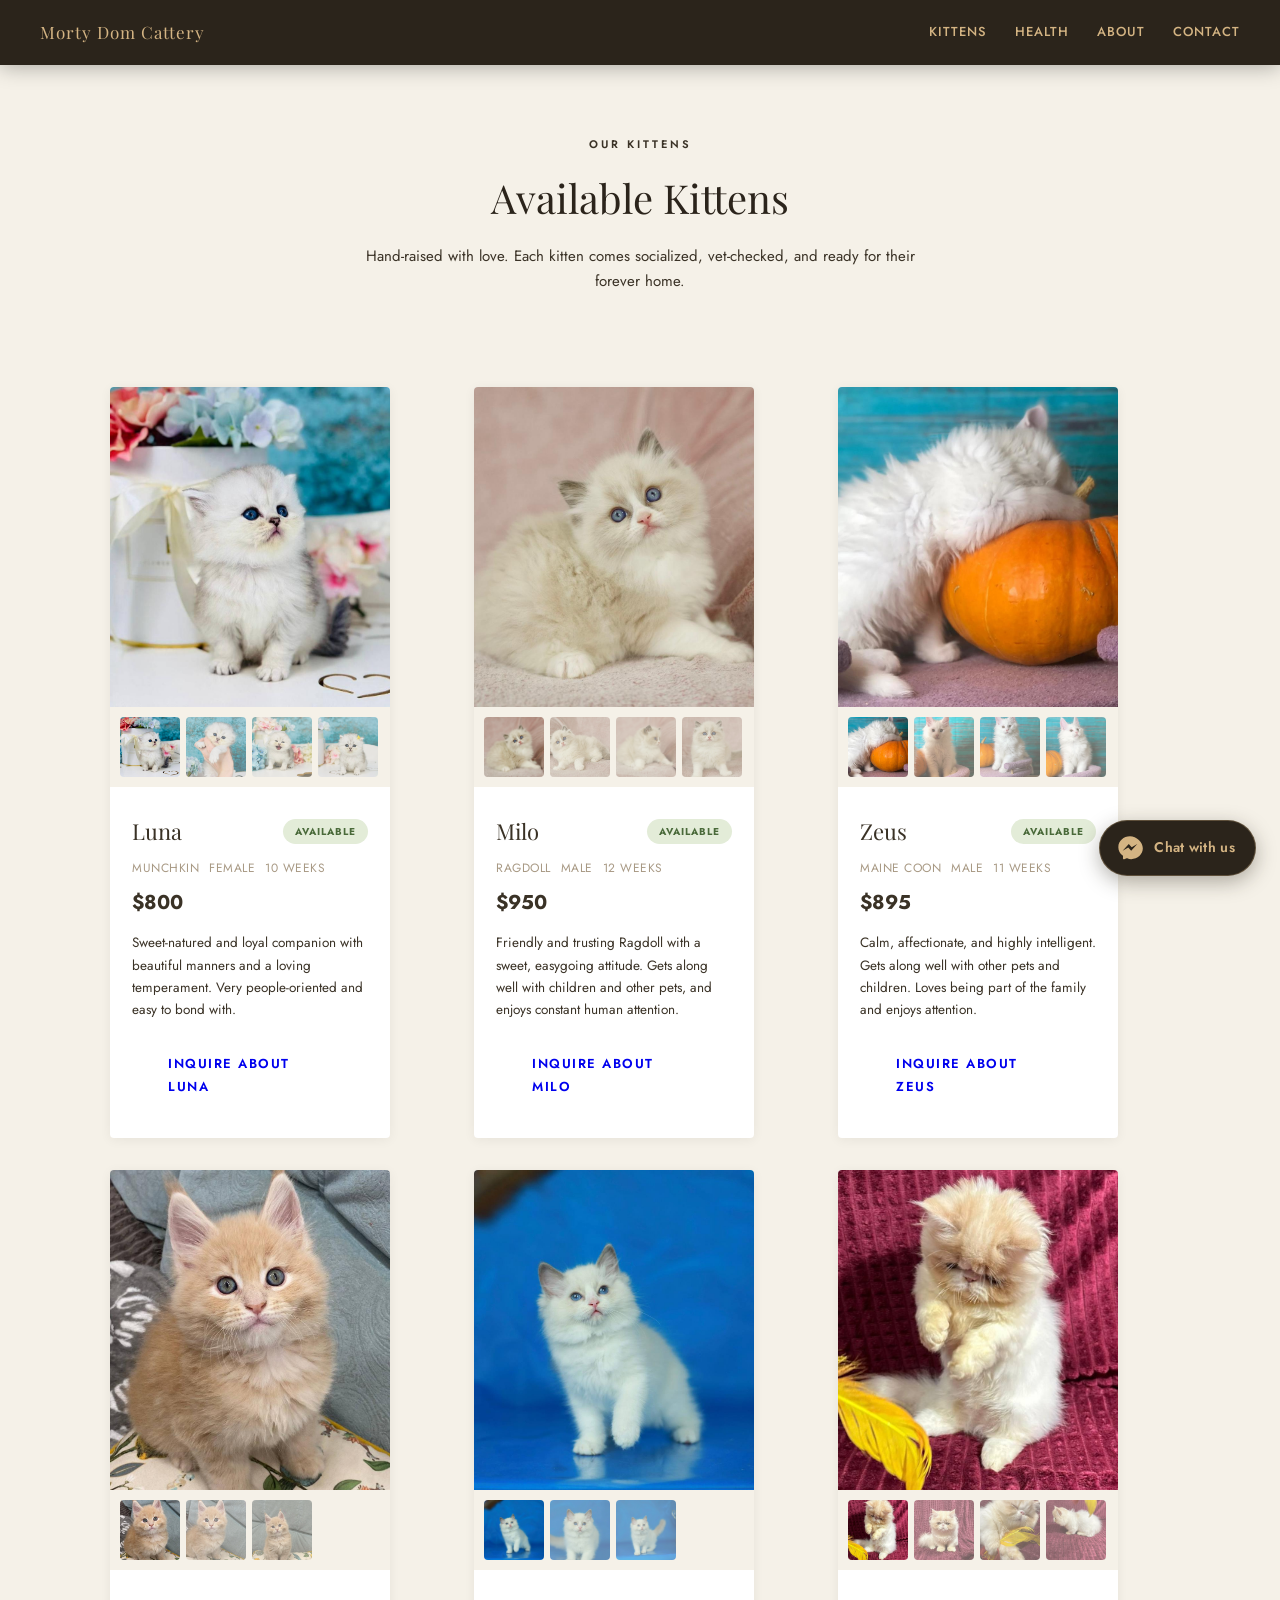
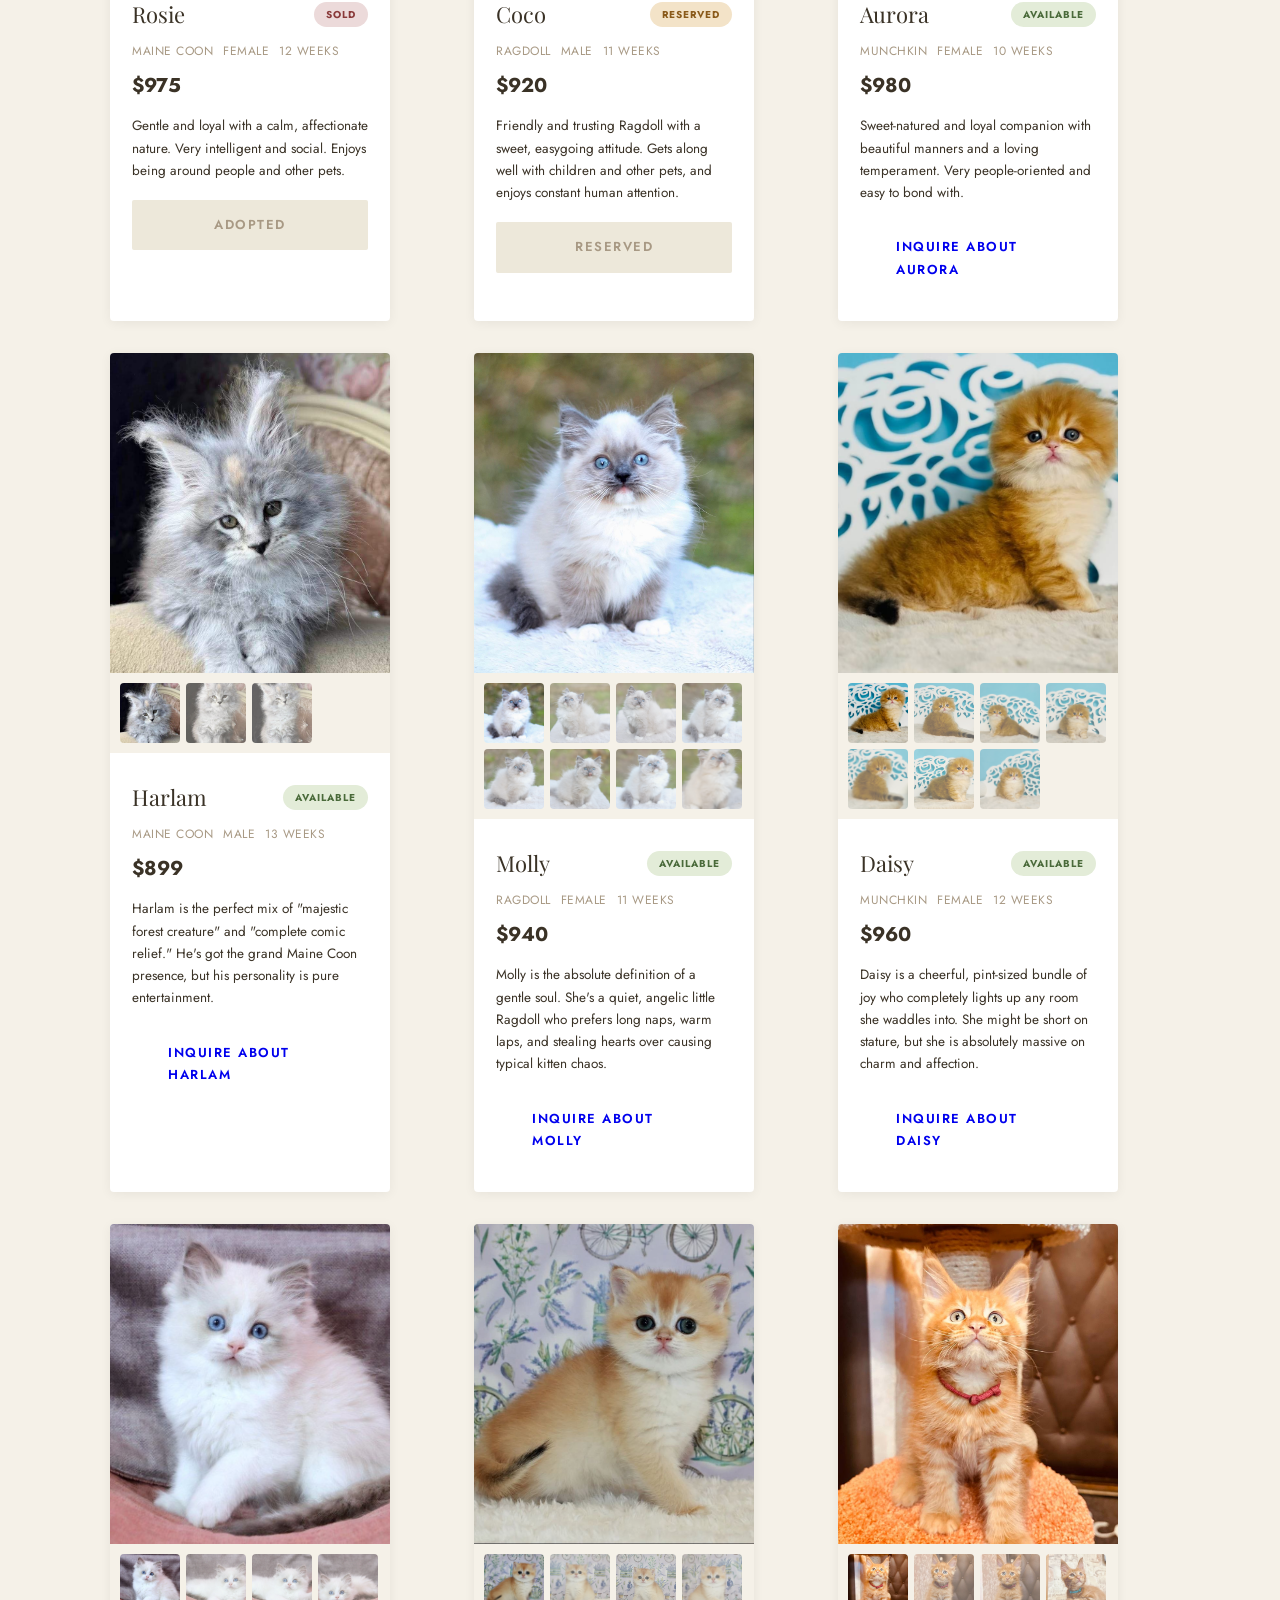
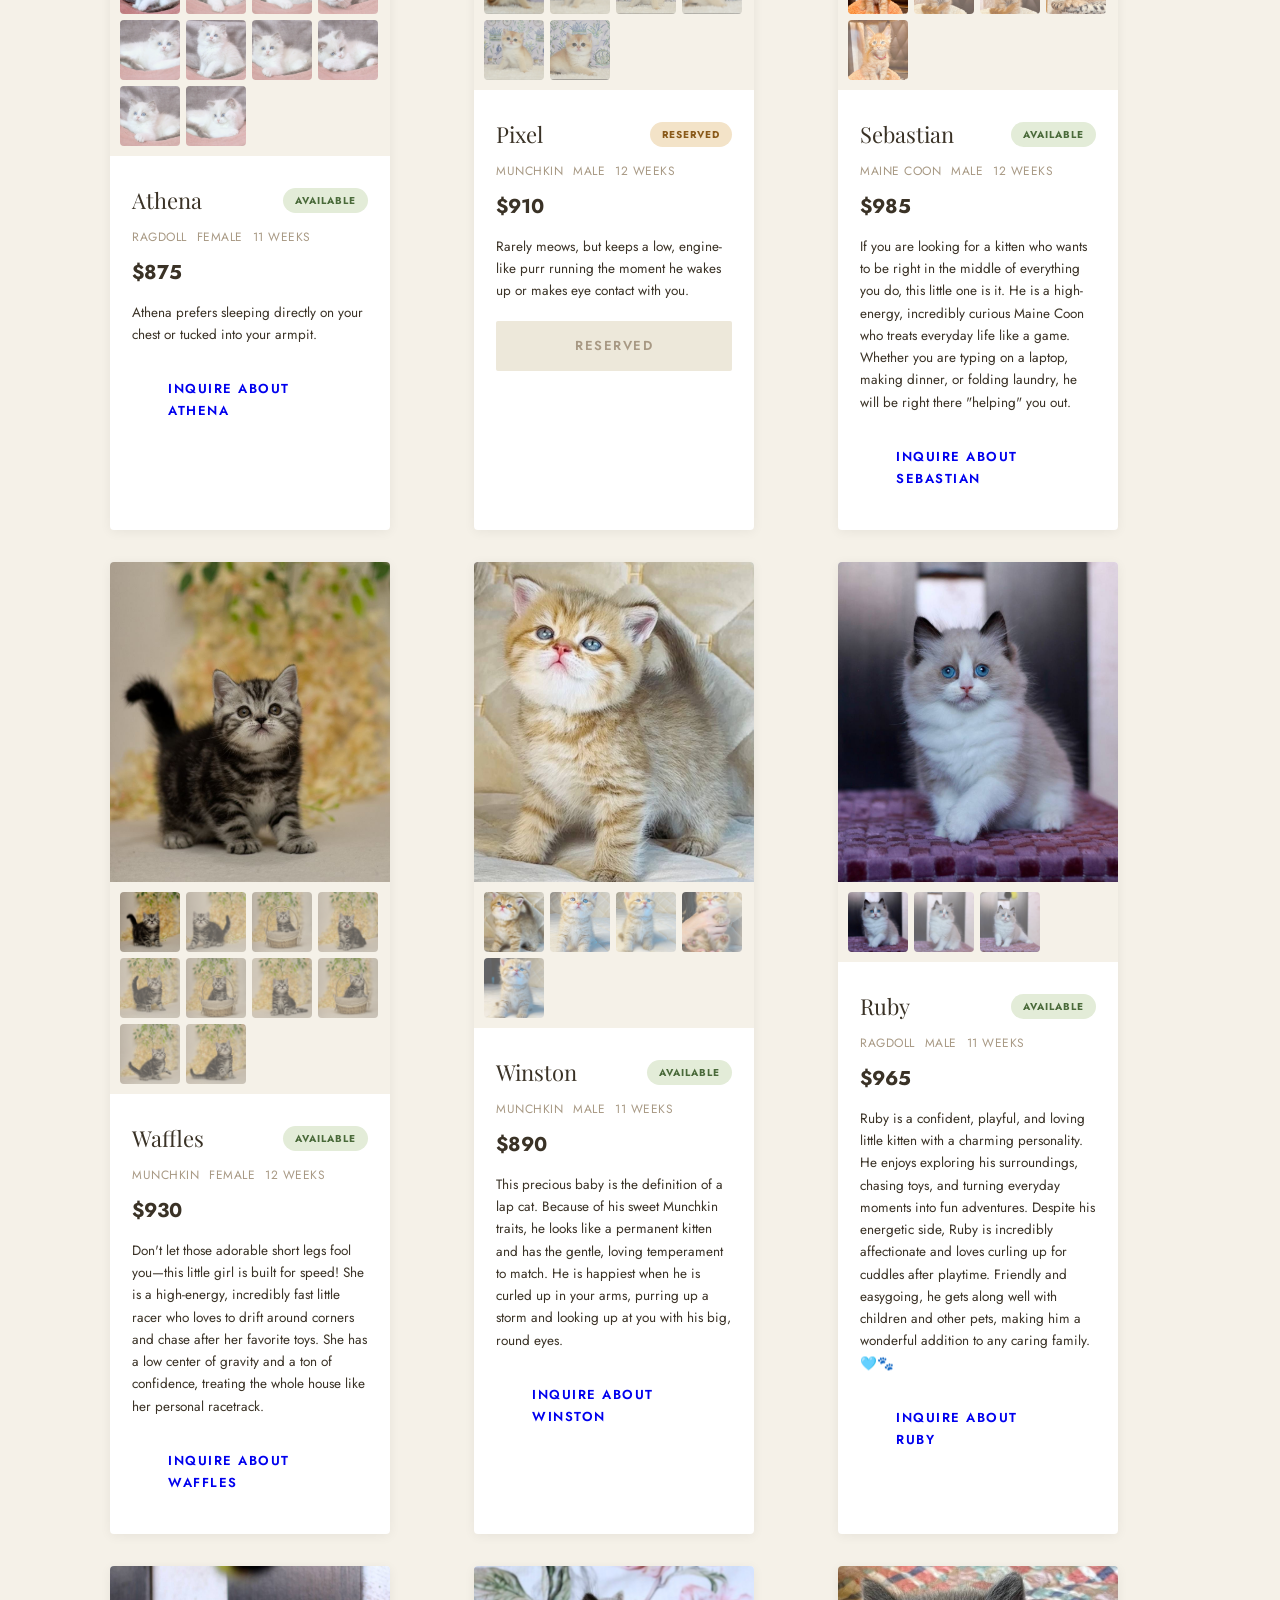
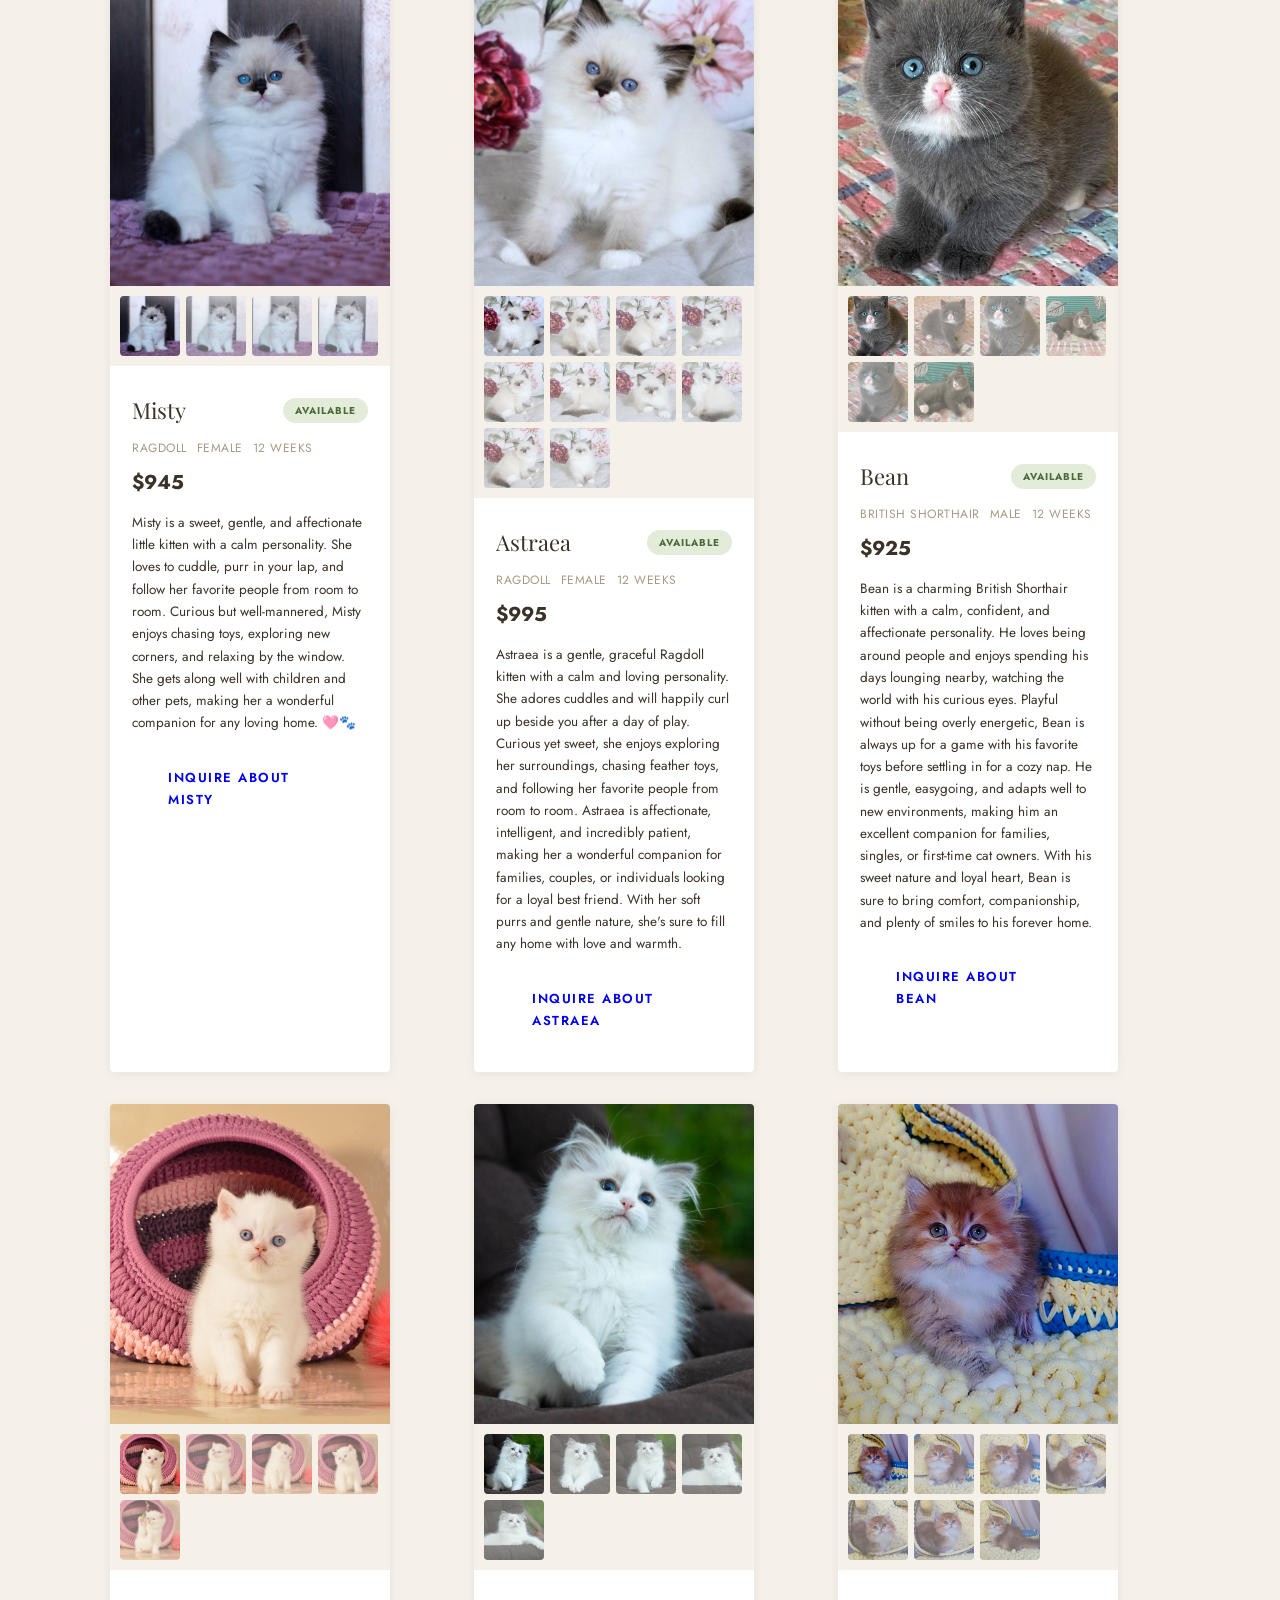
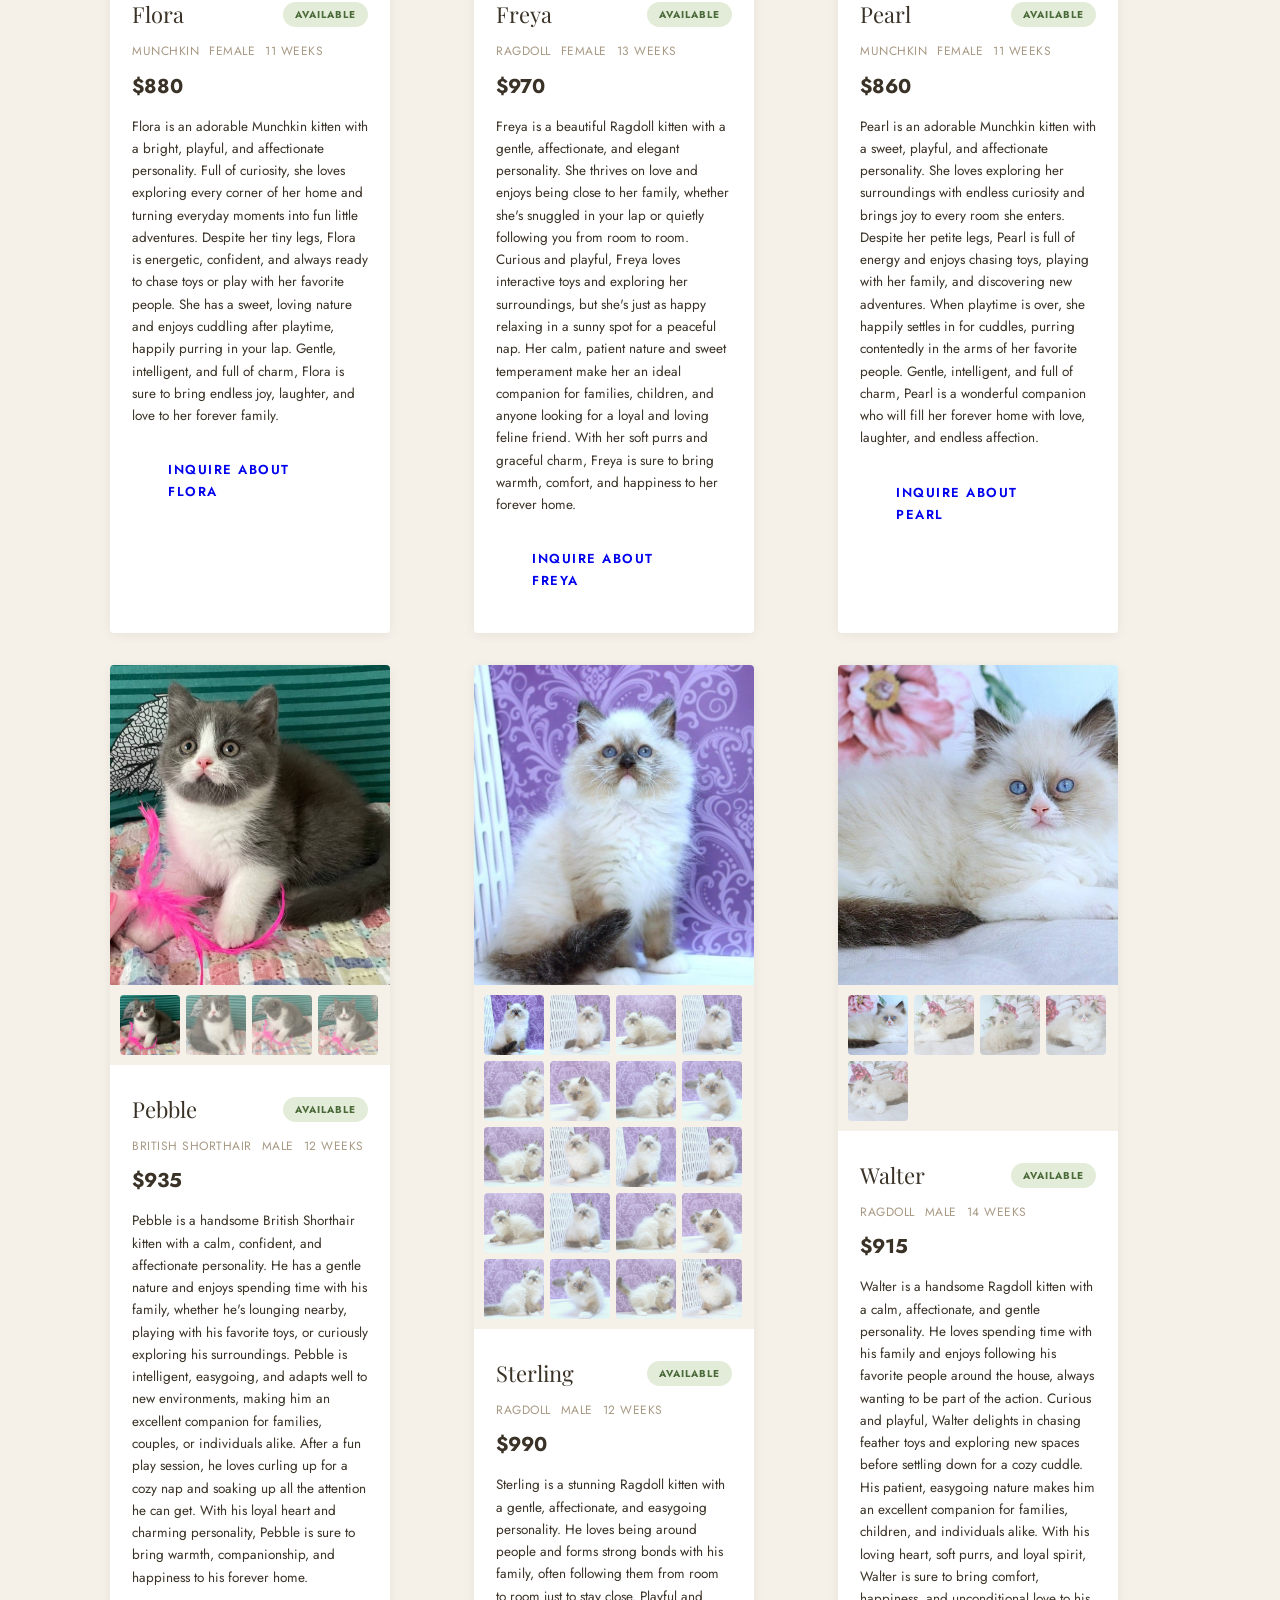
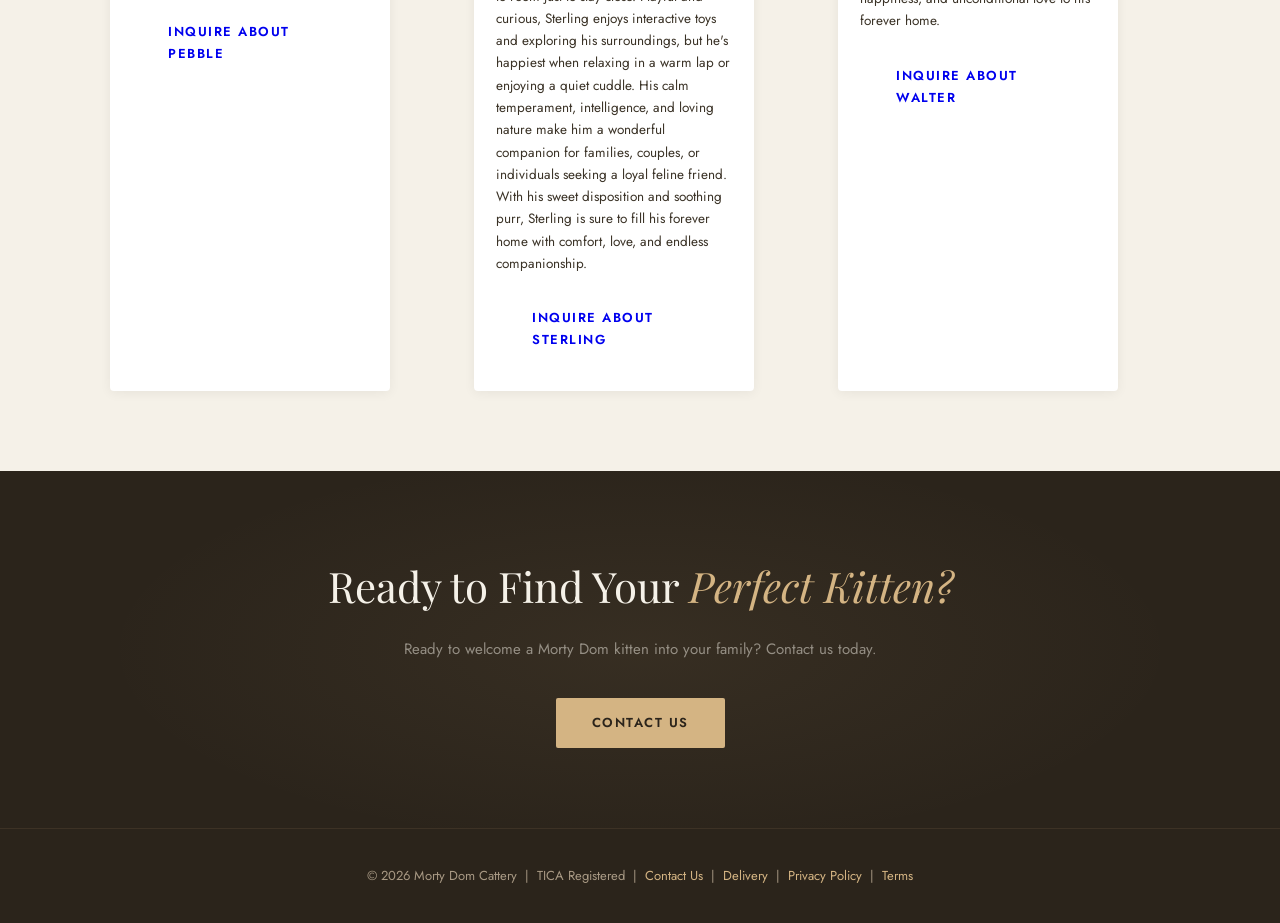
<file: kittens.html>
<!DOCTYPE html>
<html lang="en">
<head>
  <!-- Google tag (gtag.js) -->
<script async src="https://www.googletagmanager.com/gtag/js?id=G-SXWEN5PYM0"></script>
<script>
  window.dataLayer = window.dataLayer || [];
  function gtag(){dataLayer.push(arguments);}
  gtag('js', new Date());

  gtag('config', 'G-SXWEN5PYM0');
</script>
  <meta charset="UTF-8">
  <meta name="viewport" content="width=device-width, initial-scale=1.0">
  <meta name="color-scheme" content="light only">
  <title>Available Kittens | Maine Coon, Ragdoll & Munchkin | Morty Dom Cattery</title>
  <link href="https://fonts.googleapis.com/css2?family=Playfair+Display:ital,wght@0,400;0,600;1,400&family=Jost:wght@300;400;500;600&display=swap" rel="stylesheet">
  <link rel="stylesheet" href="style.css">
  <meta name="description" content="Browse our available Maine Coon, Ragdoll, and Munchkin kittens for sale. All kittens are TICA registered, vet-checked, vaccinated, and health guaranteed. Delivery available across the USA.">
<meta name="keywords" content="Maine Coon kittens for sale, Ragdoll kittens for sale, Munchkin kittens for sale, TICA registered kittens USA, available kittens United States">
<meta property="og:title" content="Available Kittens | Morty Dom Cattery">
<meta property="og:description" content="Browse our available Maine Coon, Ragdoll & Munchkin kittens. TICA registered, vet-checked, delivery available across the USA.">
<meta property="og:url" content="https://mortydomcattery.site/kittens.html">
<meta property="og:type" content="website">
<script type="application/ld+json">
{
  "@context": "https://schema.org",
  "@type": "PetStore",
  "name": "Morty Dom Cattery",
  "description": "TICA registered cattery offering health-guaranteed Maine Coon, Ragdoll, and Munchkin kittens for sale across the United States.",
  "url": "https://mortydomcattery.site",
  "email": "elena@mortydomcattery.site",
  "areaServed": "United States",
  "sameAs": [
    "https://www.facebook.com/MortyDomCatterry",
    "https://www.tiktok.com/@mortydomcattery"
  ]
}
</script>
</head>
<body>

  <!-- NAV -->
  <nav class="nav">
    <a href="index.html" class="nav-brand">Morty Dom Cattery</a>
    <div class="nav-links">
      <a href="kittens.html">Kittens</a>
      <a href="health.html">Health</a>
      <a href="about.html">About</a>
      <a href="contact.html">Contact</a>
    </div>
  </nav>

  <section style="padding:70px 20px 20px;">
    <p class="section-label">Our Kittens</p>
    <h2 class="section-title">Available Kittens</h2>
    <p class="section-desc">Hand-raised with love. Each kitten comes socialized, vet-checked, and ready for their forever home.</p>
  </section>

  <main>
    <div class="kitten-grid">

      <!-- Luna - AVAILABLE - 4 photos -->
      <div class="kitten-card">
        <img src="images/luna-munchkin-1.jpg" alt="Luna" class="gallery-main" id="luna-main">
        <div class="gallery-thumbs">
          <img src="images/luna-munchkin-1.jpg" class="active" onclick="changeImage('luna-main', this)">
          <img src="images/luna-munchkin-2.jpg" onclick="changeImage('luna-main', this)">
          <img src="images/luna-munchkin-3.jpg" onclick="changeImage('luna-main', this)">
          <img src="images/luna-munchkin-4.jpg" onclick="changeImage('luna-main', this)">
        </div>
        <div class="kitten-info">
          <div class="kitten-header"><h3 class="kitten-name">Luna</h3><span class="status available">Available</span></div>
          <div class="kitten-meta"><span>Munchkin</span><span>Female</span><span>10 weeks</span></div>
          <div class="price">$800</div>
          <p class="personality">Sweet-natured and loyal companion with beautiful manners and a loving temperament. Very people-oriented and easy to bond with.</p>
          <a href="https://mortydomcattery.site/contact.html" class="btn">Inquire About Luna</a>
        </div>
      </div>

      <!-- Milo - AVAILABLE - 4 photos -->
      <div class="kitten-card">
        <img src="images/milo-ragdoll-1.jpg" alt="Milo" class="gallery-main" id="milo-main">
        <div class="gallery-thumbs">
          <img src="images/milo-ragdoll-1.jpg" class="active" onclick="changeImage('milo-main', this)">
          <img src="images/milo-ragdoll-2.jpg" onclick="changeImage('milo-main', this)">
          <img src="images/milo-ragdoll-3.jpg" onclick="changeImage('milo-main', this)">
          <img src="images/milo-ragdoll-4.jpg" onclick="changeImage('milo-main', this)">
        </div>
        <div class="kitten-info">
          <div class="kitten-header"><h3 class="kitten-name">Milo</h3><span class="status available">Available</span></div>
          <div class="kitten-meta"><span>Ragdoll</span><span>Male</span><span>12 weeks</span></div>
          <div class="price">$950</div>
          <p class="personality">Friendly and trusting Ragdoll with a sweet, easygoing attitude. Gets along well with children and other pets, and enjoys constant human attention.</p>
          <a href="https://mortydomcattery.site/contact.html" class="btn">Inquire About Milo</a>
        </div>
      </div>

      <!-- Zeus - AVAILABLE - 4 photos -->
      <div class="kitten-card">
        <img src="images/zeus-mainecoon-1.jpg" alt="Zeus" class="gallery-main" id="zeus-main">
        <div class="gallery-thumbs">
          <img src="images/zeus-mainecoon-1.jpg" class="active" onclick="changeImage('zeus-main', this)">
          <img src="images/zeus-mainecoon-2.jpg" onclick="changeImage('zeus-main', this)">
          <img src="images/zeus-mainecoon-3.jpg" onclick="changeImage('zeus-main', this)">
          <img src="images/zeus-mainecoon-4.jpg" onclick="changeImage('zeus-main', this)">
        </div>
        <div class="kitten-info">
          <div class="kitten-header"><h3 class="kitten-name">Zeus</h3><span class="status available">Available</span></div>
          <div class="kitten-meta"><span>Maine Coon</span><span>Male</span><span>11 weeks</span></div>
          <div class="price">$895</div>
          <p class="personality">Calm, affectionate, and highly intelligent. Gets along well with other pets and children. Loves being part of the family and enjoys attention.</p>
          <a href="https://mortydomcattery.site/contact.html" class="btn">Inquire About Zeus</a>
        </div>
      </div>

      <!-- Rosie - SOLD - 3 photos -->
      <div class="kitten-card">
        <img src="images/rosie-mainecoon-1.jpg" alt="Rosie" class="gallery-main" id="rosie-main">
        <div class="gallery-thumbs">
          <img src="images/rosie-mainecoon-1.jpg" class="active" onclick="changeImage('rosie-main', this)">
          <img src="images/rosie-mainecoon-2.jpg" onclick="changeImage('rosie-main', this)">
          <img src="images/rosie-mainecoon-3.jpg" onclick="changeImage('rosie-main', this)">
        </div>
        <div class="kitten-info">
          <div class="kitten-header"><h3 class="kitten-name">Rosie</h3><span class="status sold">Sold</span></div>
          <div class="kitten-meta"><span>Maine Coon</span><span>Female</span><span>12 weeks</span></div>
          <div class="price">$975</div>
          <p class="personality">Gentle and loyal with a calm, affectionate nature. Very intelligent and social. Enjoys being around people and other pets.</p>
          <a href="#" class="btn disabled">Adopted</a>
        </div>
      </div>

      <!-- Coco - RESERVED - 3 photos -->
      <div class="kitten-card">
        <img src="images/coco-ragdoll-1.jpg" alt="Coco" class="gallery-main" id="coco-main">
        <div class="gallery-thumbs">
          <img src="images/coco-ragdoll-1.jpg" class="active" onclick="changeImage('coco-main', this)">
          <img src="images/coco-ragdoll-2.jpg" onclick="changeImage('coco-main', this)">
          <img src="images/coco-ragdoll-3.jpg" onclick="changeImage('coco-main', this)">
        </div>
        <div class="kitten-info">
          <div class="kitten-header"><h3 class="kitten-name">Coco</h3><span class="status reserved">Reserved</span></div>
          <div class="kitten-meta"><span>Ragdoll</span><span>Male</span><span>11 weeks</span></div>
          <div class="price">$920</div>
          <p class="personality">Friendly and trusting Ragdoll with a sweet, easygoing attitude. Gets along well with children and other pets, and enjoys constant human attention.</p>
          <a href="#" class="btn disabled">Reserved</a>
        </div>
      </div>

      <!-- Aurora - AVAILABLE - 4 photos -->
      <div class="kitten-card">
        <img src="images/aurora-munchkin-1.jpg" alt="Aurora" class="gallery-main" id="aurora-main">
        <div class="gallery-thumbs">
          <img src="images/aurora-munchkin-1.jpg" class="active" onclick="changeImage('aurora-main', this)">
          <img src="images/aurora-munchkin-2.jpg" onclick="changeImage('aurora-main', this)">
          <img src="images/aurora-munchkin-3.jpg" onclick="changeImage('aurora-main', this)">
          <img src="images/aurora-munchkin-4.jpg" onclick="changeImage('aurora-main', this)">
        </div>
        <div class="kitten-info">
          <div class="kitten-header"><h3 class="kitten-name">Aurora</h3><span class="status available">Available</span></div>
          <div class="kitten-meta"><span>Munchkin</span><span>Female</span><span>10 weeks</span></div>
          <div class="price">$980</div>
          <p class="personality">Sweet-natured and loyal companion with beautiful manners and a loving temperament. Very people-oriented and easy to bond with.</p>
          <a href="https://mortydomcattery.site/contact.html" class="btn">Inquire About Aurora</a>
        </div>
      </div>

      <!-- Harlam - AVAILABLE - 3 photos -->
      <div class="kitten-card">
        <img src="images/Harlam1.JPG" alt="Harlam" class="gallery-main" id="harlam-main">
        <div class="gallery-thumbs">
          <img src="images/Harlam1.JPG" class="active" onclick="changeImage('harlam-main', this)">
          <img src="images/Harlam2.JPG" onclick="changeImage('harlam-main', this)">
          <img src="images/Harlam3.JPG" onclick="changeImage('harlam-main', this)">
        </div>
        <div class="kitten-info">
          <div class="kitten-header"><h3 class="kitten-name">Harlam</h3><span class="status available">Available</span></div>
          <div class="kitten-meta"><span>Maine Coon</span><span>Male</span><span>13 weeks</span></div>
          <div class="price">$899</div>
          <p class="personality">Harlam is the perfect mix of "majestic forest creature" and "complete comic relief." He's got the grand Maine Coon presence, but his personality is pure entertainment.</p>
          <a href="https://mortydomcattery.site/contact.html" class="btn">Inquire About Harlam</a>
        </div>
      </div>

      <!-- Molly - AVAILABLE - 8 photos -->
      <div class="kitten-card">
        <img src="images/Molly1.JPG" alt="Molly" class="gallery-main" id="molly-main">
        <div class="gallery-thumbs">
          <img src="images/Molly1.JPG" class="active" onclick="changeImage('molly-main', this)">
          <img src="images/Molly2.JPG" onclick="changeImage('molly-main', this)">
          <img src="images/Molly3.JPG" onclick="changeImage('molly-main', this)">
          <img src="images/Molly4.JPG" onclick="changeImage('molly-main', this)">
          <img src="images/Molly5.JPG" onclick="changeImage('molly-main', this)">
          <img src="images/Molly6.JPG" onclick="changeImage('molly-main', this)">
          <img src="images/Molly7.JPG" onclick="changeImage('molly-main', this)">
          <img src="images/Molly8.JPG" onclick="changeImage('molly-main', this)">
        </div>
        <div class="kitten-info">
          <div class="kitten-header"><h3 class="kitten-name">Molly</h3><span class="status available">Available</span></div>
          <div class="kitten-meta"><span>Ragdoll</span><span>Female</span><span>11 weeks</span></div>
          <div class="price">$940</div>
          <p class="personality">Molly is the absolute definition of a gentle soul. She's a quiet, angelic little Ragdoll who prefers long naps, warm laps, and stealing hearts over causing typical kitten chaos.</p>
          <a href="https://mortydomcattery.site/contact.html" class="btn">Inquire About Molly</a>
        </div>
      </div>

      <!-- Daisy - AVAILABLE - 7 photos -->
      <div class="kitten-card">
        <img src="images/Daisy1.JPG" alt="Daisy" class="gallery-main" id="daisy-main">
        <div class="gallery-thumbs">
          <img src="images/Daisy1.JPG" class="active" onclick="changeImage('daisy-main', this)">
          <img src="images/Daisy2.JPG" onclick="changeImage('daisy-main', this)">
          <img src="images/Daisy3.JPG" onclick="changeImage('daisy-main', this)">
          <img src="images/Daisy4.JPG" onclick="changeImage('daisy-main', this)">
          <img src="images/Daisy5.JPG" onclick="changeImage('daisy-main', this)">
          <img src="images/Daisy6.JPG" onclick="changeImage('daisy-main', this)">
          <img src="images/Daisy7.JPG" onclick="changeImage('daisy-main', this)">
        </div>
        <div class="kitten-info">
          <div class="kitten-header"><h3 class="kitten-name">Daisy</h3><span class="status available">Available</span></div>
          <div class="kitten-meta"><span>Munchkin</span><span>Female</span><span>12 weeks</span></div>
          <div class="price">$960</div>
          <p class="personality">Daisy is a cheerful, pint-sized bundle of joy who completely lights up any room she waddles into. She might be short on stature, but she is absolutely massive on charm and affection.</p>
          <a href="https://mortydomcattery.site/contact.html" class="btn">Inquire About Daisy</a>
        </div>
      </div>

      <!-- Athena - AVAILABLE - 10 photos -->
      <div class="kitten-card">
        <img src="images/Athena1.JPG" alt="Athena" class="gallery-main" id="athena-main">
        <div class="gallery-thumbs">
          <img src="images/Athena1.JPG" class="active" onclick="changeImage('athena-main', this)">
          <img src="images/Athena2.JPG" onclick="changeImage('athena-main', this)">
          <img src="images/Athena3.JPG" onclick="changeImage('athena-main', this)">
          <img src="images/Athena4.JPG" onclick="changeImage('athena-main', this)">
          <img src="images/Athena5.JPG" onclick="changeImage('athena-main', this)">
          <img src="images/Athena6.JPG" onclick="changeImage('athena-main', this)">
          <img src="images/Athena7.JPG" onclick="changeImage('athena-main', this)">
          <img src="images/Athena8.JPG" onclick="changeImage('athena-main', this)">
          <img src="images/Athena9.JPG" onclick="changeImage('athena-main', this)">
          <img src="images/Athena10.JPG" onclick="changeImage('athena-main', this)">
        </div>
        <div class="kitten-info">
          <div class="kitten-header"><h3 class="kitten-name">Athena</h3><span class="status available">Available</span></div>
          <div class="kitten-meta"><span>Ragdoll</span><span>Female</span><span>11 weeks</span></div>
          <div class="price">$875</div>
          <p class="personality">Athena prefers sleeping directly on your chest or tucked into your armpit.</p>
          <a href="https://mortydomcattery.site/contact.html" class="btn">Inquire About Athena</a>
        </div>
      </div>

      <!-- Pixel - RESERVED - 6 photos -->
      <div class="kitten-card">
        <img src="images/Pixel1.JPG" alt="Pixel" class="gallery-main" id="pixel-main">
        <div class="gallery-thumbs">
          <img src="images/Pixel1.JPG" class="active" onclick="changeImage('pixel-main', this)">
          <img src="images/Pixel2.JPG" onclick="changeImage('pixel-main', this)">
          <img src="images/Pixel3.JPG" onclick="changeImage('pixel-main', this)">
          <img src="images/Pixel4.JPG" onclick="changeImage('pixel-main', this)">
          <img src="images/Pixel5.JPG" onclick="changeImage('pixel-main', this)">
          <img src="images/Pixel6.JPG" onclick="changeImage('pixel-main', this)">
        </div>
        <div class="kitten-info">
          <div class="kitten-header"><h3 class="kitten-name">Pixel</h3><span class="status reserved">Reserved</span></div>
          <div class="kitten-meta"><span>Munchkin</span><span>Male</span><span>12 weeks</span></div>
          <div class="price">$910</div>
          <p class="personality">Rarely meows, but keeps a low, engine-like purr running the moment he wakes up or makes eye contact with you.</p>
          <a href="#" class="btn disabled">Reserved</a>
        </div>
      </div>

      <!-- Sebastian - AVAILABLE - 5 photos -->
      <div class="kitten-card">
        <img src="images/Sebastian1.JPG" alt="Sebastian" class="gallery-main" id="sebastian-main">
        <div class="gallery-thumbs">
          <img src="images/Sebastian1.JPG" class="active" onclick="changeImage('sebastian-main', this)">
          <img src="images/Sebastian2.JPG" onclick="changeImage('sebastian-main', this)">
          <img src="images/Sebastian3.JPG" onclick="changeImage('sebastian-main', this)">
          <img src="images/Sebastian4.JPG" onclick="changeImage('sebastian-main', this)">
          <img src="images/Sebastian5.JPG" onclick="changeImage('sebastian-main', this)">
        </div>
        <div class="kitten-info">
          <div class="kitten-header"><h3 class="kitten-name">Sebastian</h3><span class="status available">Available</span></div>
          <div class="kitten-meta"><span>Maine Coon</span><span>Male</span><span>12 weeks</span></div>
          <div class="price">$985</div>
          <p class="personality">If you are looking for a kitten who wants to be right in the middle of everything you do, this little one is it. He is a high-energy, incredibly curious Maine Coon who treats everyday life like a game. Whether you are typing on a laptop, making dinner, or folding laundry, he will be right there "helping" you out.</p>
          <a href="https://mortydomcattery.site/contact.html" class="btn">Inquire About Sebastian</a>
        </div>
      </div>

      <!-- Waffles - AVAILABLE - 10 photos -->
      <div class="kitten-card">
        <img src="images/Waffles1.JPG" alt="Waffles" class="gallery-main" id="waffles-main">
        <div class="gallery-thumbs">
          <img src="images/Waffles1.JPG" class="active" onclick="changeImage('waffles-main', this)">
          <img src="images/Waffles2.JPG" onclick="changeImage('waffles-main', this)">
          <img src="images/Waffles3.JPG" onclick="changeImage('waffles-main', this)">
          <img src="images/Waffles4.JPG" onclick="changeImage('waffles-main', this)">
          <img src="images/Waffles5.JPG" onclick="changeImage('waffles-main', this)">
          <img src="images/Waffles6.JPG" onclick="changeImage('waffles-main', this)">
          <img src="images/Waffles7.JPG" onclick="changeImage('waffles-main', this)">
          <img src="images/Waffles8.JPG" onclick="changeImage('waffles-main', this)">
          <img src="images/Waffles9.JPG" onclick="changeImage('waffles-main', this)">
          <img src="images/Waffles10.JPG" onclick="changeImage('waffles-main', this)">
        </div>
        <div class="kitten-info">
          <div class="kitten-header"><h3 class="kitten-name">Waffles</h3><span class="status available">Available</span></div>
          <div class="kitten-meta"><span>Munchkin</span><span>Female</span><span>12 weeks</span></div>
          <div class="price">$930</div>
          <p class="personality">Don't let those adorable short legs fool you—this little girl is built for speed! She is a high-energy, incredibly fast little racer who loves to drift around corners and chase after her favorite toys. She has a low center of gravity and a ton of confidence, treating the whole house like her personal racetrack.</p>
          <a href="https://mortydomcattery.site/contact.html" class="btn">Inquire About Waffles</a>
        </div>
      </div>

      <!-- Winston - AVAILABLE - 5 photos -->
      <div class="kitten-card">
        <img src="images/Winston1.JPG" alt="Winston" class="gallery-main" id="winston-main">
        <div class="gallery-thumbs">
          <img src="images/Winston1.JPG" class="active" onclick="changeImage('winston-main', this)">
          <img src="images/Winston2.JPG" onclick="changeImage('winston-main', this)">
          <img src="images/Winston3.JPG" onclick="changeImage('winston-main', this)">
          <img src="images/Winston4.JPG" onclick="changeImage('winston-main', this)">
          <img src="images/Winston5.JPG" onclick="changeImage('winston-main', this)">
        </div>
        <div class="kitten-info">
          <div class="kitten-header"><h3 class="kitten-name">Winston</h3><span class="status available">Available</span></div>
          <div class="kitten-meta"><span>Munchkin</span><span>Male</span><span>11 weeks</span></div>
          <div class="price">$890</div>
          <p class="personality">This precious baby is the definition of a lap cat. Because of his sweet Munchkin traits, he looks like a permanent kitten and has the gentle, loving temperament to match. He is happiest when he is curled up in your arms, purring up a storm and looking up at you with his big, round eyes.</p>
          <a href="https://mortydomcattery.site/contact.html" class="btn">Inquire About Winston</a>
        </div>
      </div>

      <!-- Ruby - AVAILABLE - 3 photos -->
      <div class="kitten-card">
        <img src="images/Ruby1.JPG" alt="Ruby" class="gallery-main" id="ruby-main">
        <div class="gallery-thumbs">
          <img src="images/Ruby1.JPG" class="active" onclick="changeImage('ruby-main', this)">
          <img src="images/Ruby2.JPG" onclick="changeImage('ruby-main', this)">
          <img src="images/Ruby3.JPG" onclick="changeImage('ruby-main', this)">
        </div>
        <div class="kitten-info">
          <div class="kitten-header"><h3 class="kitten-name">Ruby</h3><span class="status available">Available</span></div>
          <div class="kitten-meta"><span>Ragdoll</span><span>Male</span><span>11 weeks</span></div>
          <div class="price">$965</div>
          <p class="personality">Ruby is a confident, playful, and loving little kitten with a charming personality. He enjoys exploring his surroundings, chasing toys, and turning everyday moments into fun adventures. Despite his energetic side, Ruby is incredibly affectionate and loves curling up for cuddles after playtime. Friendly and easygoing, he gets along well with children and other pets, making him a wonderful addition to any caring family. 🩵🐾</p>
          <a href="https://mortydomcattery.site/contact.html" class="btn">Inquire About Ruby</a>
        </div>
      </div>

      <!-- Misty - AVAILABLE - 4 photos -->
      <div class="kitten-card">
        <img src="images/Misty1.JPG" alt="Misty" class="gallery-main" id="misty-main">
        <div class="gallery-thumbs">
          <img src="images/Misty1.JPG" class="active" onclick="changeImage('misty-main', this)">
          <img src="images/Misty2.JPG" onclick="changeImage('misty-main', this)">
          <img src="images/Misty3.JPG" onclick="changeImage('misty-main', this)">
          <img src="images/Misty4.JPG" onclick="changeImage('misty-main', this)">
        </div>
        <div class="kitten-info">
          <div class="kitten-header"><h3 class="kitten-name">Misty</h3><span class="status available">Available</span></div>
          <div class="kitten-meta"><span>Ragdoll</span><span>Female</span><span>12 weeks</span></div>
          <div class="price">$945</div>
          <p class="personality">Misty is a sweet, gentle, and affectionate little kitten with a calm personality. She loves to cuddle, purr in your lap, and follow her favorite people from room to room. Curious but well-mannered, Misty enjoys chasing toys, exploring new corners, and relaxing by the window. She gets along well with children and other pets, making her a wonderful companion for any loving home. 🩷🐾</p>
          <a href="https://mortydomcattery.site/contact.html" class="btn">Inquire About Misty</a>
        </div>
      </div>

      <!-- Astraea - AVAILABLE - 10 photos -->
      <div class="kitten-card">
        <img src="images/Astraea1.JPG" alt="Astraea" class="gallery-main" id="astraea-main">
        <div class="gallery-thumbs">
          <img src="images/Astraea1.JPG" class="active" onclick="changeImage('astraea-main', this)">
          <img src="images/Astraea2.JPG" onclick="changeImage('astraea-main', this)">
          <img src="images/Astraea3.JPG" onclick="changeImage('astraea-main', this)">
          <img src="images/Astraea4.JPG" onclick="changeImage('astraea-main', this)">
          <img src="images/Astraea5.JPG" onclick="changeImage('astraea-main', this)">
          <img src="images/Astraea6.JPG" onclick="changeImage('astraea-main', this)">
          <img src="images/Astraea7.JPG" onclick="changeImage('astraea-main', this)">
          <img src="images/Astraea8.JPG" onclick="changeImage('astraea-main', this)">
          <img src="images/Astraea9.JPG" onclick="changeImage('astraea-main', this)">
          <img src="images/Astraea10.JPG" onclick="changeImage('astraea-main', this)">
        </div>
        <div class="kitten-info">
          <div class="kitten-header"><h3 class="kitten-name">Astraea</h3><span class="status available">Available</span></div>
          <div class="kitten-meta"><span>Ragdoll</span><span>Female</span><span>12 weeks</span></div>
          <div class="price">$995</div>
          <p class="personality">Astraea is a gentle, graceful Ragdoll kitten with a calm and loving personality. She adores cuddles and will happily curl up beside you after a day of play. Curious yet sweet, she enjoys exploring her surroundings, chasing feather toys, and following her favorite people from room to room. Astraea is affectionate, intelligent, and incredibly patient, making her a wonderful companion for families, couples, or individuals looking for a loyal best friend. With her soft purrs and gentle nature, she's sure to fill any home with love and warmth.</p>
          <a href="https://mortydomcattery.site/contact.html" class="btn">Inquire About Astraea</a>
        </div>
      </div>

      <!-- Bean - AVAILABLE - 6 photos -->
      <div class="kitten-card">
        <img src="images/Bean1.JPG" alt="Bean" class="gallery-main" id="bean-main">
        <div class="gallery-thumbs">
          <img src="images/Bean1.JPG" class="active" onclick="changeImage('bean-main', this)">
          <img src="images/Bean2.JPG" onclick="changeImage('bean-main', this)">
          <img src="images/Bean3.JPG" onclick="changeImage('bean-main', this)">
          <img src="images/Bean4.JPG" onclick="changeImage('bean-main', this)">
          <img src="images/Bean5.JPG" onclick="changeImage('bean-main', this)">
          <img src="images/Bean6.JPG" onclick="changeImage('bean-main', this)">
        </div>
        <div class="kitten-info">
          <div class="kitten-header"><h3 class="kitten-name">Bean</h3><span class="status available">Available</span></div>
          <div class="kitten-meta"><span>British Shorthair</span><span>Male</span><span>12 weeks</span></div>
          <div class="price">$925</div>
          <p class="personality">Bean is a charming British Shorthair kitten with a calm, confident, and affectionate personality. He loves being around people and enjoys spending his days lounging nearby, watching the world with his curious eyes. Playful without being overly energetic, Bean is always up for a game with his favorite toys before settling in for a cozy nap. He is gentle, easygoing, and adapts well to new environments, making him an excellent companion for families, singles, or first-time cat owners. With his sweet nature and loyal heart, Bean is sure to bring comfort, companionship, and plenty of smiles to his forever home.</p>
          <a href="https://mortydomcattery.site/contact.html" class="btn">Inquire About Bean</a>
        </div>
      </div>

      <!-- Flora - AVAILABLE - 5 photos -->
      <div class="kitten-card">
        <img src="images/Flora1.JPG" alt="Flora" class="gallery-main" id="flora-main">
        <div class="gallery-thumbs">
          <img src="images/Flora1.JPG" class="active" onclick="changeImage('flora-main', this)">
          <img src="images/Flora2.JPG" onclick="changeImage('flora-main', this)">
          <img src="images/Flora3.JPG" onclick="changeImage('flora-main', this)">
          <img src="images/Flora4.JPG" onclick="changeImage('flora-main', this)">
          <img src="images/Flora5.JPG" onclick="changeImage('flora-main', this)">
        </div>
        <div class="kitten-info">
          <div class="kitten-header"><h3 class="kitten-name">Flora</h3><span class="status available">Available</span></div>
          <div class="kitten-meta"><span>Munchkin</span><span>Female</span><span>11 weeks</span></div>
          <div class="price">$880</div>
          <p class="personality">Flora is an adorable Munchkin kitten with a bright, playful, and affectionate personality. Full of curiosity, she loves exploring every corner of her home and turning everyday moments into fun little adventures. Despite her tiny legs, Flora is energetic, confident, and always ready to chase toys or play with her favorite people. She has a sweet, loving nature and enjoys cuddling after playtime, happily purring in your lap. Gentle, intelligent, and full of charm, Flora is sure to bring endless joy, laughter, and love to her forever family.</p>
          <a href="https://mortydomcattery.site/contact.html" class="btn">Inquire About Flora</a>
        </div>
      </div>

      <!-- Freya - AVAILABLE - 5 photos -->
      <div class="kitten-card">
        <img src="images/Freya1.JPG" alt="Freya" class="gallery-main" id="freya-main">
        <div class="gallery-thumbs">
          <img src="images/Freya1.JPG" class="active" onclick="changeImage('freya-main', this)">
          <img src="images/Freya2.JPG" onclick="changeImage('freya-main', this)">
          <img src="images/Freya3.JPG" onclick="changeImage('freya-main', this)">
          <img src="images/Freya4.JPG" onclick="changeImage('freya-main', this)">
          <img src="images/Freya5.JPG" onclick="changeImage('freya-main', this)">
        </div>
        <div class="kitten-info">
          <div class="kitten-header"><h3 class="kitten-name">Freya</h3><span class="status available">Available</span></div>
          <div class="kitten-meta"><span>Ragdoll</span><span>Female</span><span>13 weeks</span></div>
          <div class="price">$970</div>
          <p class="personality">Freya is a beautiful Ragdoll kitten with a gentle, affectionate, and elegant personality. She thrives on love and enjoys being close to her family, whether she's snuggled in your lap or quietly following you from room to room. Curious and playful, Freya loves interactive toys and exploring her surroundings, but she's just as happy relaxing in a sunny spot for a peaceful nap. Her calm, patient nature and sweet temperament make her an ideal companion for families, children, and anyone looking for a loyal and loving feline friend. With her soft purrs and graceful charm, Freya is sure to bring warmth, comfort, and happiness to her forever home.</p>
          <a href="https://mortydomcattery.site/contact.html" class="btn">Inquire About Freya</a>
        </div>
      </div>

      <!-- Pearl - AVAILABLE - 7 photos -->
      <div class="kitten-card">
        <img src="images/Pearl1.JPG" alt="Pearl" class="gallery-main" id="pearl-main">
        <div class="gallery-thumbs">
          <img src="images/Pearl1.JPG" class="active" onclick="changeImage('pearl-main', this)">
          <img src="images/Pearl2.JPG" onclick="changeImage('pearl-main', this)">
          <img src="images/Pearl3.JPG" onclick="changeImage('pearl-main', this)">
          <img src="images/Pearl4.JPG" onclick="changeImage('pearl-main', this)">
          <img src="images/Pearl5.JPG" onclick="changeImage('pearl-main', this)">
          <img src="images/Pearl6.JPG" onclick="changeImage('pearl-main', this)">
          <img src="images/Pearl7.JPG" onclick="changeImage('pearl-main', this)">
        </div>
        <div class="kitten-info">
          <div class="kitten-header"><h3 class="kitten-name">Pearl</h3><span class="status available">Available</span></div>
          <div class="kitten-meta"><span>Munchkin</span><span>Female</span><span>11 weeks</span></div>
          <div class="price">$860</div>
          <p class="personality">Pearl is an adorable Munchkin kitten with a sweet, playful, and affectionate personality. She loves exploring her surroundings with endless curiosity and brings joy to every room she enters. Despite her petite legs, Pearl is full of energy and enjoys chasing toys, playing with her family, and discovering new adventures. When playtime is over, she happily settles in for cuddles, purring contentedly in the arms of her favorite people. Gentle, intelligent, and full of charm, Pearl is a wonderful companion who will fill her forever home with love, laughter, and endless affection.</p>
          <a href="https://mortydomcattery.site/contact.html" class="btn">Inquire About Pearl</a>
        </div>
      </div>

      <!-- Pebble - AVAILABLE - 4 photos -->
      <div class="kitten-card">
        <img src="images/Pebble1.JPG" alt="Pebble" class="gallery-main" id="pebble-main">
        <div class="gallery-thumbs">
          <img src="images/Pebble1.JPG" class="active" onclick="changeImage('pebble-main', this)">
          <img src="images/Pebble2.JPG" onclick="changeImage('pebble-main', this)">
          <img src="images/Pebble3.JPG" onclick="changeImage('pebble-main', this)">
          <img src="images/Pebble4.JPG" onclick="changeImage('pebble-main', this)">
        </div>
        <div class="kitten-info">
          <div class="kitten-header"><h3 class="kitten-name">Pebble</h3><span class="status available">Available</span></div>
          <div class="kitten-meta"><span>British Shorthair</span><span>Male</span><span>12 weeks</span></div>
          <div class="price">$935</div>
          <p class="personality">Pebble is a handsome British Shorthair kitten with a calm, confident, and affectionate personality. He has a gentle nature and enjoys spending time with his family, whether he's lounging nearby, playing with his favorite toys, or curiously exploring his surroundings. Pebble is intelligent, easygoing, and adapts well to new environments, making him an excellent companion for families, couples, or individuals alike. After a fun play session, he loves curling up for a cozy nap and soaking up all the attention he can get. With his loyal heart and charming personality, Pebble is sure to bring warmth, companionship, and happiness to his forever home.</p>
          <a href="https://mortydomcattery.site/contact.html" class="btn">Inquire About Pebble</a>
        </div>
      </div>

      <!-- Sterling - AVAILABLE - 20 photos -->
      <div class="kitten-card">
        <img src="images/Sterling1.JPG" alt="Sterling" class="gallery-main" id="sterling-main">
        <div class="gallery-thumbs">
          <img src="images/Sterling1.JPG" class="active" onclick="changeImage('sterling-main', this)">
          <img src="images/Sterling2.JPG" onclick="changeImage('sterling-main', this)">
          <img src="images/Sterling3.JPG" onclick="changeImage('sterling-main', this)">
          <img src="images/Sterling4.JPG" onclick="changeImage('sterling-main', this)">
          <img src="images/Sterling5.JPG" onclick="changeImage('sterling-main', this)">
          <img src="images/Sterling6.JPG" onclick="changeImage('sterling-main', this)">
          <img src="images/Sterling7.JPG" onclick="changeImage('sterling-main', this)">
          <img src="images/Sterling8.JPG" onclick="changeImage('sterling-main', this)">
          <img src="images/Sterling9.JPG" onclick="changeImage('sterling-main', this)">
          <img src="images/Sterling10.JPG" onclick="changeImage('sterling-main', this)">
          <img src="images/Sterling11.JPG" onclick="changeImage('sterling-main', this)">
          <img src="images/Sterling12.JPG" onclick="changeImage('sterling-main', this)">
          <img src="images/Sterling13.JPG" onclick="changeImage('sterling-main', this)">
          <img src="images/Sterling14.JPG" onclick="changeImage('sterling-main', this)">
          <img src="images/Sterling15.JPG" onclick="changeImage('sterling-main', this)">
          <img src="images/Sterling16.JPG" onclick="changeImage('sterling-main', this)">
          <img src="images/Sterling17.JPG" onclick="changeImage('sterling-main', this)">
          <img src="images/Sterling18.JPG" onclick="changeImage('sterling-main', this)">
          <img src="images/Sterling19.JPG" onclick="changeImage('sterling-main', this)">
          <img src="images/Sterling20.JPG" onclick="changeImage('sterling-main', this)">
        </div>
        <div class="kitten-info">
          <div class="kitten-header"><h3 class="kitten-name">Sterling</h3><span class="status available">Available</span></div>
          <div class="kitten-meta"><span>Ragdoll</span><span>Male</span><span>12 weeks</span></div>
          <div class="price">$990</div>
          <p class="personality">Sterling is a stunning Ragdoll kitten with a gentle, affectionate, and easygoing personality. He loves being around people and forms strong bonds with his family, often following them from room to room just to stay close. Playful and curious, Sterling enjoys interactive toys and exploring his surroundings, but he's happiest when relaxing in a warm lap or enjoying a quiet cuddle. His calm temperament, intelligence, and loving nature make him a wonderful companion for families, couples, or individuals seeking a loyal feline friend. With his sweet disposition and soothing purr, Sterling is sure to fill his forever home with comfort, love, and endless companionship.</p>
          <a href="https://mortydomcattery.site/contact.html" class="btn">Inquire About Sterling</a>
        </div>
      </div>

      <!-- Walter - AVAILABLE - 5 photos -->
      <div class="kitten-card">
        <img src="images/Walter1.JPG" alt="Walter" class="gallery-main" id="walter-main">
        <div class="gallery-thumbs">
          <img src="images/Walter1.JPG" class="active" onclick="changeImage('walter-main', this)">
          <img src="images/Walter2.JPG" onclick="changeImage('walter-main', this)">
          <img src="images/Walter3.JPG" onclick="changeImage('walter-main', this)">
          <img src="images/Walter4.JPG" onclick="changeImage('walter-main', this)">
          <img src="images/Walter5.JPG" onclick="changeImage('walter-main', this)">
        </div>
        <div class="kitten-info">
          <div class="kitten-header"><h3 class="kitten-name">Walter</h3><span class="status available">Available</span></div>
          <div class="kitten-meta"><span>Ragdoll</span><span>Male</span><span>14 weeks</span></div>
          <div class="price">$915</div>
          <p class="personality">Walter is a handsome Ragdoll kitten with a calm, affectionate, and gentle personality. He loves spending time with his family and enjoys following his favorite people around the house, always wanting to be part of the action. Curious and playful, Walter delights in chasing feather toys and exploring new spaces before settling down for a cozy cuddle. His patient, easygoing nature makes him an excellent companion for families, children, and individuals alike. With his loving heart, soft purrs, and loyal spirit, Walter is sure to bring comfort, happiness, and unconditional love to his forever home.</p>
          <a href="https://mortydomcattery.site/contact.html" class="btn">Inquire About Walter</a>
        </div>
      </div>
   
    </div>
  </main>

  <!-- CTA BANNER -->
  <section class="cta-banner">
    <h2>Ready to Find Your <em>Perfect Kitten?</em></h2>
    <p>Ready to welcome a Morty Dom kitten into your family? Contact us today.</p>
    <a href="https://mortydomcattery.site/contact.html" class="btn btn-gold">Contact Us</a>
  </section>

  <!-- FOOTER -->
  <footer>
    <p>© 2026 Morty Dom Cattery &nbsp;|&nbsp; TICA Registered &nbsp;|&nbsp; <a href="contact.html">Contact Us</a> &nbsp;|&nbsp; <a href="delivery.html">Delivery</a> &nbsp;|&nbsp; <a href="privacy.html">Privacy Policy</a> &nbsp;|&nbsp; <a href="terms.html">Terms</a></p>
  </footer>

  <script>
    function changeImage(mainId, thumb) {
      document.getElementById(mainId).src = thumb.src;
      let thumbs = thumb.parentElement.querySelectorAll('img');
      thumbs.forEach(t => t.classList.remove('active'));
      thumb.classList.add('active');
    }
  </script>

  <a href="https://m.me/MortyDomCatterry" class="mdc-chat-btn" target="_blank" rel="noopener noreferrer" aria-label="Chat with us on Messenger">
    <svg viewBox="0 0 24 24" width="28" height="28" fill="currentColor">
      <path d="M12 2C6.48 2 2 6.14 2 11.25c0 2.91 1.45 5.5 3.73 7.15.19.14.3.36.29.6l-.06 1.83c-.02.58.55 1.02 1.09.79l2.06-.88c.18-.08.39-.07.56.02 1.01.5 2.14.79 3.33.79 5.52 0 10-4.14 10-9.25S17.52 2 12 2zm1 12.25l-2.5-2.67-4.8 2.67 5.25-5.58 2.5 2.67 4.8-2.67-5.25 5.58z"/>
    </svg>
    <span class="mdc-chat-label">Chat with us</span>
  </a>

</body>
</html>
</file>
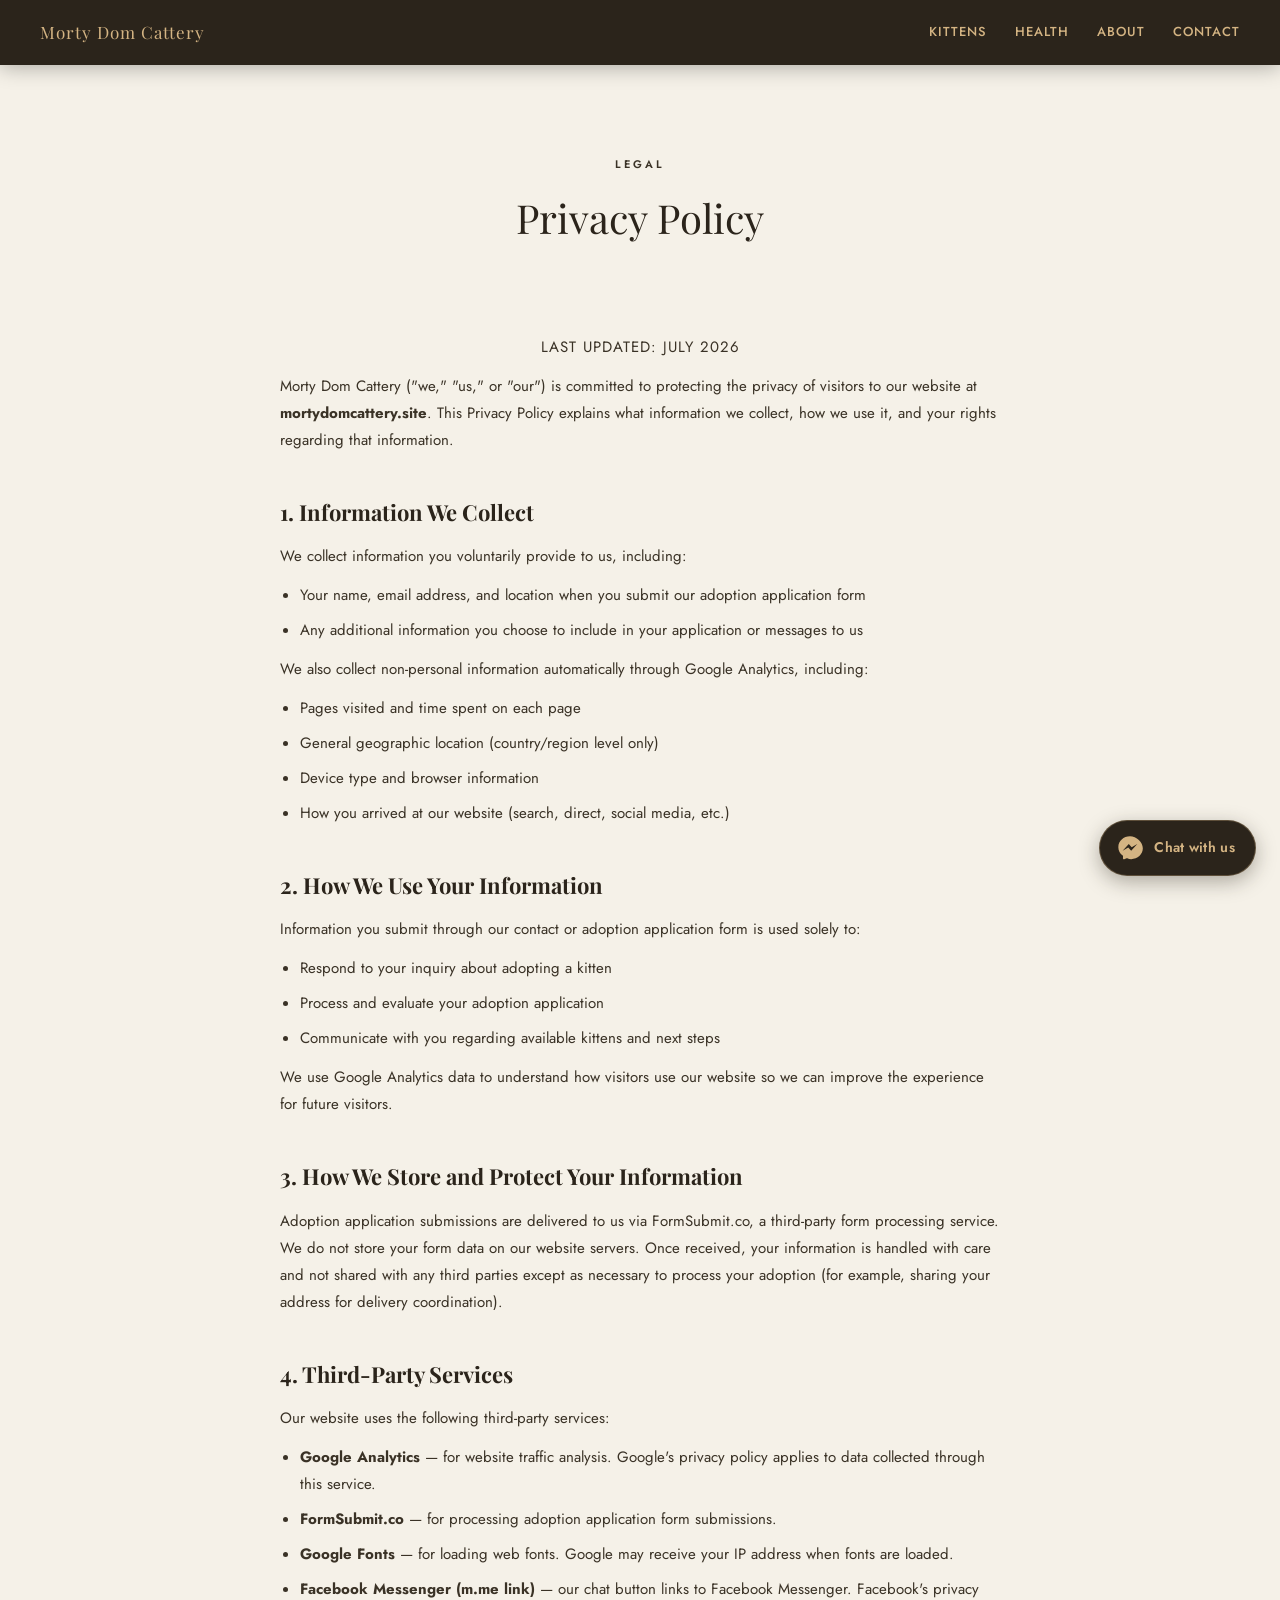
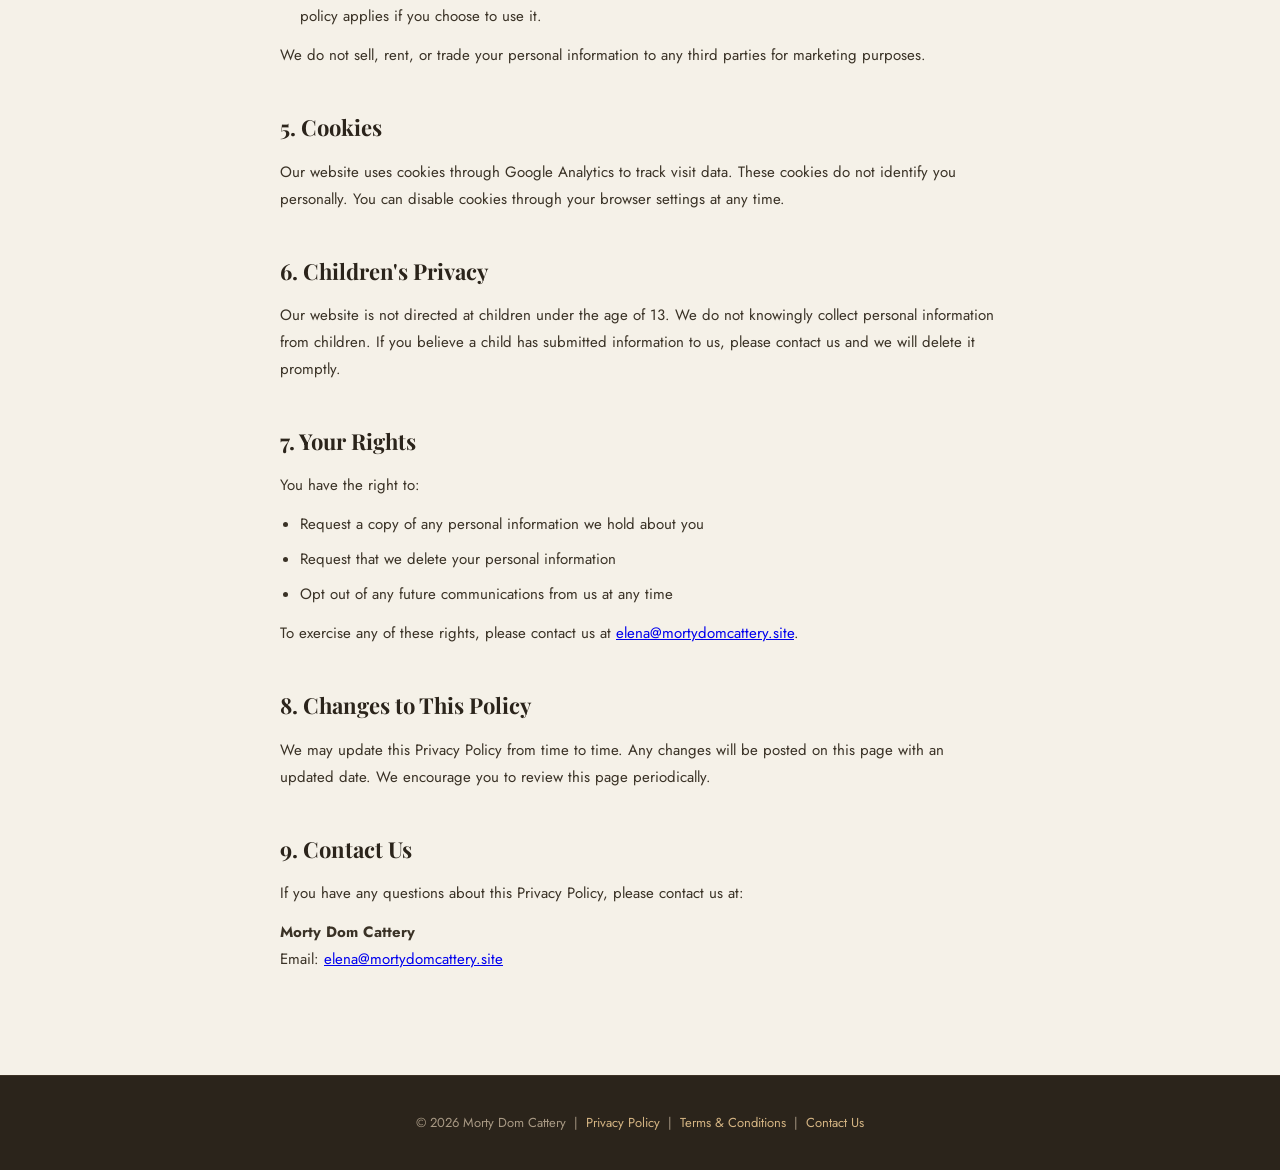
<file: privacy.html>
<!DOCTYPE html>
<html lang="en">
<head>
  <!-- Google tag (gtag.js) -->
<script async src="https://www.googletagmanager.com/gtag/js?id=G-SXWEN5PYM0"></script>
<script>
  window.dataLayer = window.dataLayer || [];
  function gtag(){dataLayer.push(arguments);}
  gtag('js', new Date());

  gtag('config', 'G-SXWEN5PYM0');
</script>
  <meta charset="UTF-8">
  <meta name="viewport" content="width=device-width, initial-scale=1.0">
  <meta name="color-scheme" content="light only">
  <title>Privacy Policy | Morty Dom Cattery</title>
  <link href="https://fonts.googleapis.com/css2?family=Playfair+Display:ital,wght@0,400;0,600;1,400&family=Jost:wght@300;400;500;600&display=swap" rel="stylesheet">
  <link rel="stylesheet" href="style.css">
  <style>
    .legal-body { max-width: 760px; margin: 0 auto; padding: 60px 20px 90px; }
    .legal-body h2 { font-family: 'Playfair Display', serif; font-size: 22px; color: var(--dark); margin: 40px 0 12px; }
    .legal-body p, .legal-body li { font-size: 15px; color: var(--dark2); line-height: 1.8; margin-bottom: 12px; }
    .legal-body ul { padding-left: 20px; margin-bottom: 12px; }
    .legal-body li { margin-bottom: 8px; }
    .legal-date { font-size: 12px; color: var(--muted); text-align: center; margin-bottom: 40px; letter-spacing: 1px; text-transform: uppercase; }
  </style>
  <meta name="keywords" content="Morty Dom Cattery privacy policy, cattery data policy, kitten adoption privacy">
<meta property="og:title" content="Privacy Policy | Morty Dom Cattery">
<meta property="og:description" content="Read Morty Dom Cattery's privacy policy — how we collect, use, and protect your information.">
<meta property="og:url" content="https://mortydomcattery.site/privacy.html">
<meta property="og:type" content="website">
<script type="application/ld+json">
{
  "@context": "https://schema.org",
  "@type": "PetStore",
  "name": "Morty Dom Cattery",
  "description": "TICA registered cattery offering health-guaranteed Maine Coon, Ragdoll, and Munchkin kittens for sale across the United States.",
  "url": "https://mortydomcattery.site",
  "email": "elena@mortydomcattery.site",
  "areaServed": "United States",
  "sameAs": [
    "https://www.facebook.com/MortyDomCatterry",
    "https://www.tiktok.com/@mortydomcattery"
  ]
}
</script>
</head>
<body>

  <!-- NAV -->
  <nav class="nav">
    <a href="index.html" class="nav-brand">Morty Dom Cattery</a>
    <div class="nav-links">
      <a href="kittens.html">Kittens</a>
      <a href="health.html">Health</a>
      <a href="about.html">About</a>
      <a href="contact.html">Contact</a>
    </div>
  </nav>

  <section class="page-section" style="padding-bottom:10px;">
    <p class="section-label">Legal</p>
    <h2 class="section-title">Privacy Policy</h2>
  </section>

  <div class="legal-body">
    <p class="legal-date">Last updated: July 2026</p>

    <p>Morty Dom Cattery ("we," "us," or "our") is committed to protecting the privacy of visitors to our website at <strong>mortydomcattery.site</strong>. This Privacy Policy explains what information we collect, how we use it, and your rights regarding that information.</p>

    <h2>1. Information We Collect</h2>
    <p>We collect information you voluntarily provide to us, including:</p>
    <ul>
      <li>Your name, email address, and location when you submit our adoption application form</li>
      <li>Any additional information you choose to include in your application or messages to us</li>
    </ul>
    <p>We also collect non-personal information automatically through Google Analytics, including:</p>
    <ul>
      <li>Pages visited and time spent on each page</li>
      <li>General geographic location (country/region level only)</li>
      <li>Device type and browser information</li>
      <li>How you arrived at our website (search, direct, social media, etc.)</li>
    </ul>

    <h2>2. How We Use Your Information</h2>
    <p>Information you submit through our contact or adoption application form is used solely to:</p>
    <ul>
      <li>Respond to your inquiry about adopting a kitten</li>
      <li>Process and evaluate your adoption application</li>
      <li>Communicate with you regarding available kittens and next steps</li>
    </ul>
    <p>We use Google Analytics data to understand how visitors use our website so we can improve the experience for future visitors.</p>

    <h2>3. How We Store and Protect Your Information</h2>
    <p>Adoption application submissions are delivered to us via FormSubmit.co, a third-party form processing service. We do not store your form data on our website servers. Once received, your information is handled with care and not shared with any third parties except as necessary to process your adoption (for example, sharing your address for delivery coordination).</p>

    <h2>4. Third-Party Services</h2>
    <p>Our website uses the following third-party services:</p>
    <ul>
      <li><strong>Google Analytics</strong> — for website traffic analysis. Google's privacy policy applies to data collected through this service.</li>
      <li><strong>FormSubmit.co</strong> — for processing adoption application form submissions.</li>
      <li><strong>Google Fonts</strong> — for loading web fonts. Google may receive your IP address when fonts are loaded.</li>
      <li><strong>Facebook Messenger (m.me link)</strong> — our chat button links to Facebook Messenger. Facebook's privacy policy applies if you choose to use it.</li>
    </ul>
    <p>We do not sell, rent, or trade your personal information to any third parties for marketing purposes.</p>

    <h2>5. Cookies</h2>
    <p>Our website uses cookies through Google Analytics to track visit data. These cookies do not identify you personally. You can disable cookies through your browser settings at any time.</p>

    <h2>6. Children's Privacy</h2>
    <p>Our website is not directed at children under the age of 13. We do not knowingly collect personal information from children. If you believe a child has submitted information to us, please contact us and we will delete it promptly.</p>

    <h2>7. Your Rights</h2>
    <p>You have the right to:</p>
    <ul>
      <li>Request a copy of any personal information we hold about you</li>
      <li>Request that we delete your personal information</li>
      <li>Opt out of any future communications from us at any time</li>
    </ul>
    <p>To exercise any of these rights, please contact us at <a href="mailto:elena@mortydomcattery.site">elena@mortydomcattery.site</a>.</p>

    <h2>8. Changes to This Policy</h2>
    <p>We may update this Privacy Policy from time to time. Any changes will be posted on this page with an updated date. We encourage you to review this page periodically.</p>

    <h2>9. Contact Us</h2>
    <p>If you have any questions about this Privacy Policy, please contact us at:</p>
    <p><strong>Morty Dom Cattery</strong><br>
    Email: <a href="mailto:elena@mortydomcattery.site">elena@mortydomcattery.site</a></p>
  </div>

  <!-- FOOTER -->
  <footer>
    <p>© 2026 Morty Dom Cattery &nbsp;|&nbsp; <a href="privacy.html">Privacy Policy</a> &nbsp;|&nbsp; <a href="terms.html">Terms & Conditions</a> &nbsp;|&nbsp; <a href="contact.html">Contact Us</a></p>
  </footer>

  <a href="https://m.me/MortyDomCatterry" class="mdc-chat-btn" target="_blank" rel="noopener noreferrer" aria-label="Chat with us on Messenger">
    <svg viewBox="0 0 24 24" width="28" height="28" fill="currentColor">
      <path d="M12 2C6.48 2 2 6.14 2 11.25c0 2.91 1.45 5.5 3.73 7.15.19.14.3.36.29.6l-.06 1.83c-.02.58.55 1.02 1.09.79l2.06-.88c.18-.08.39-.07.56.02 1.01.5 2.14.79 3.33.79 5.52 0 10-4.14 10-9.25S17.52 2 12 2zm1 12.25l-2.5-2.67-4.8 2.67 5.25-5.58 2.5 2.67 4.8-2.67-5.25 5.58z"/>
    </svg>
    <span class="mdc-chat-label">Chat with us</span>
  </a>

</body>
</html>
</file>
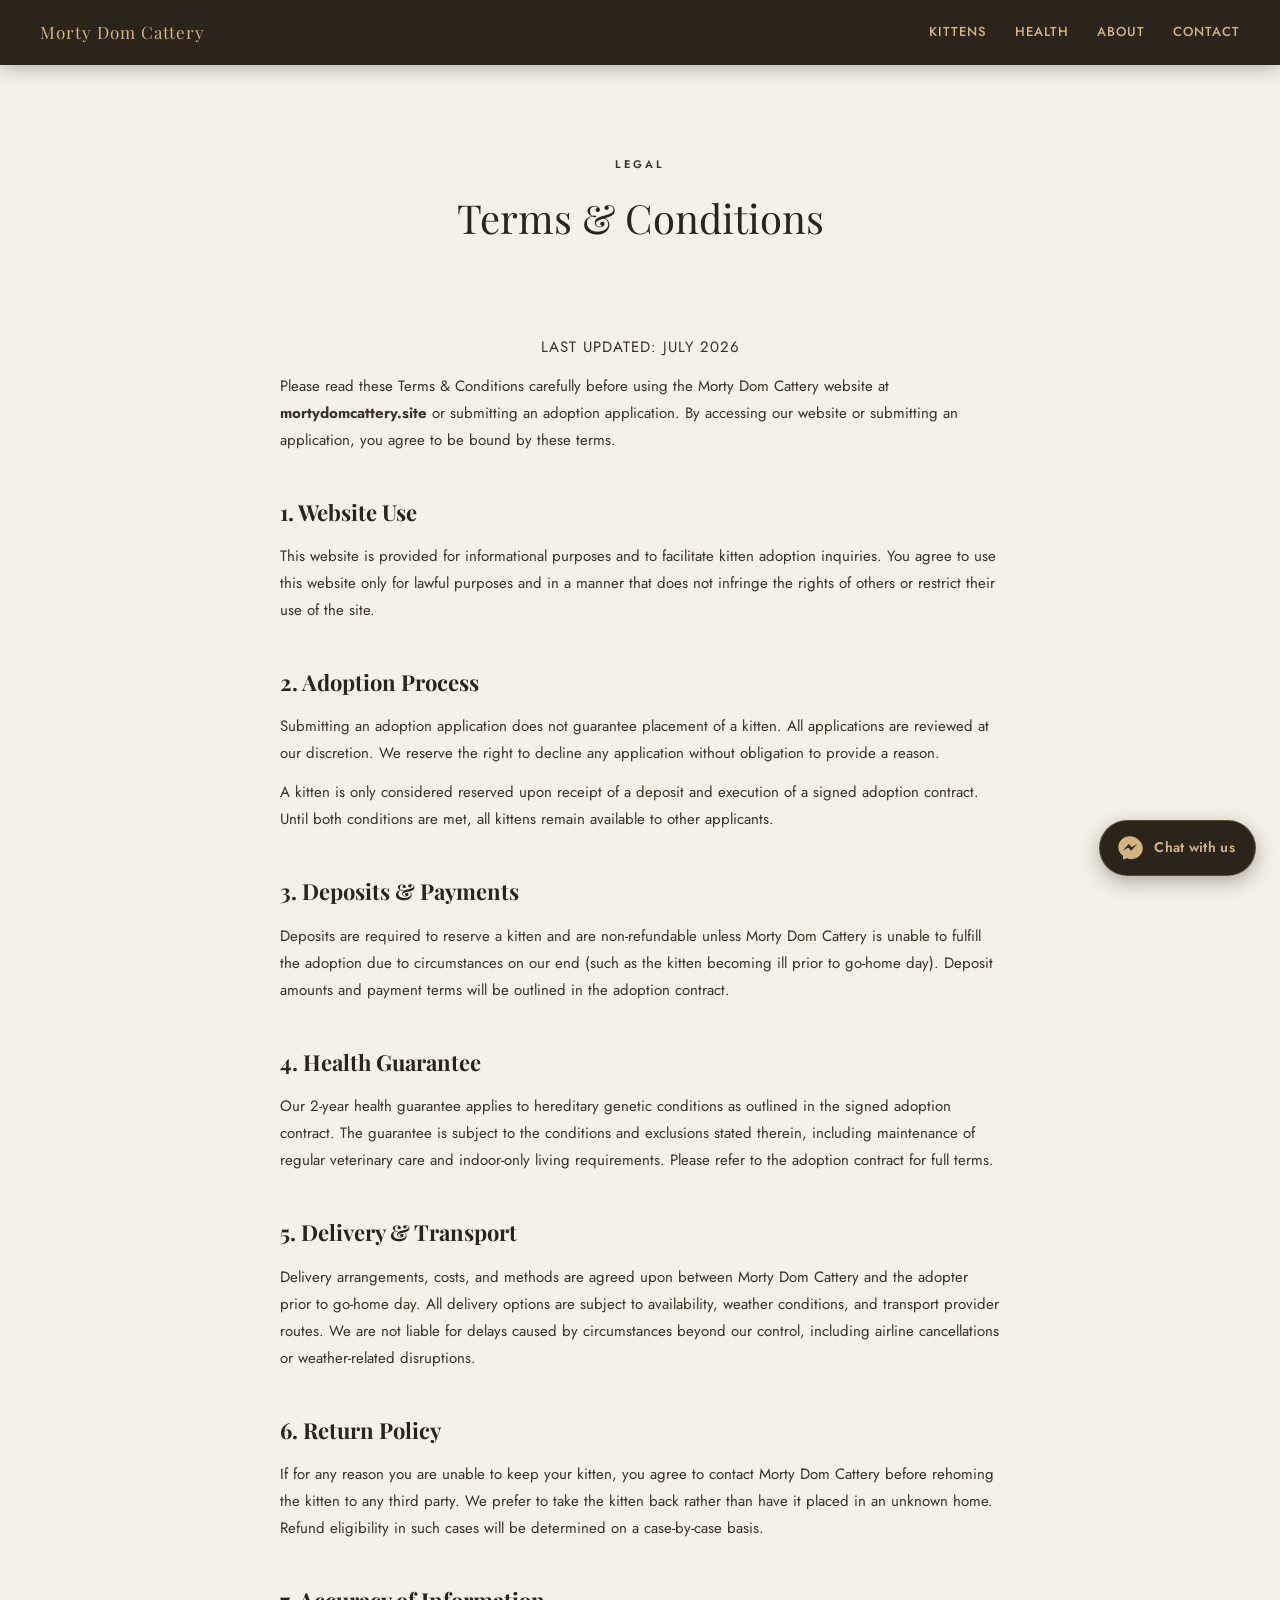
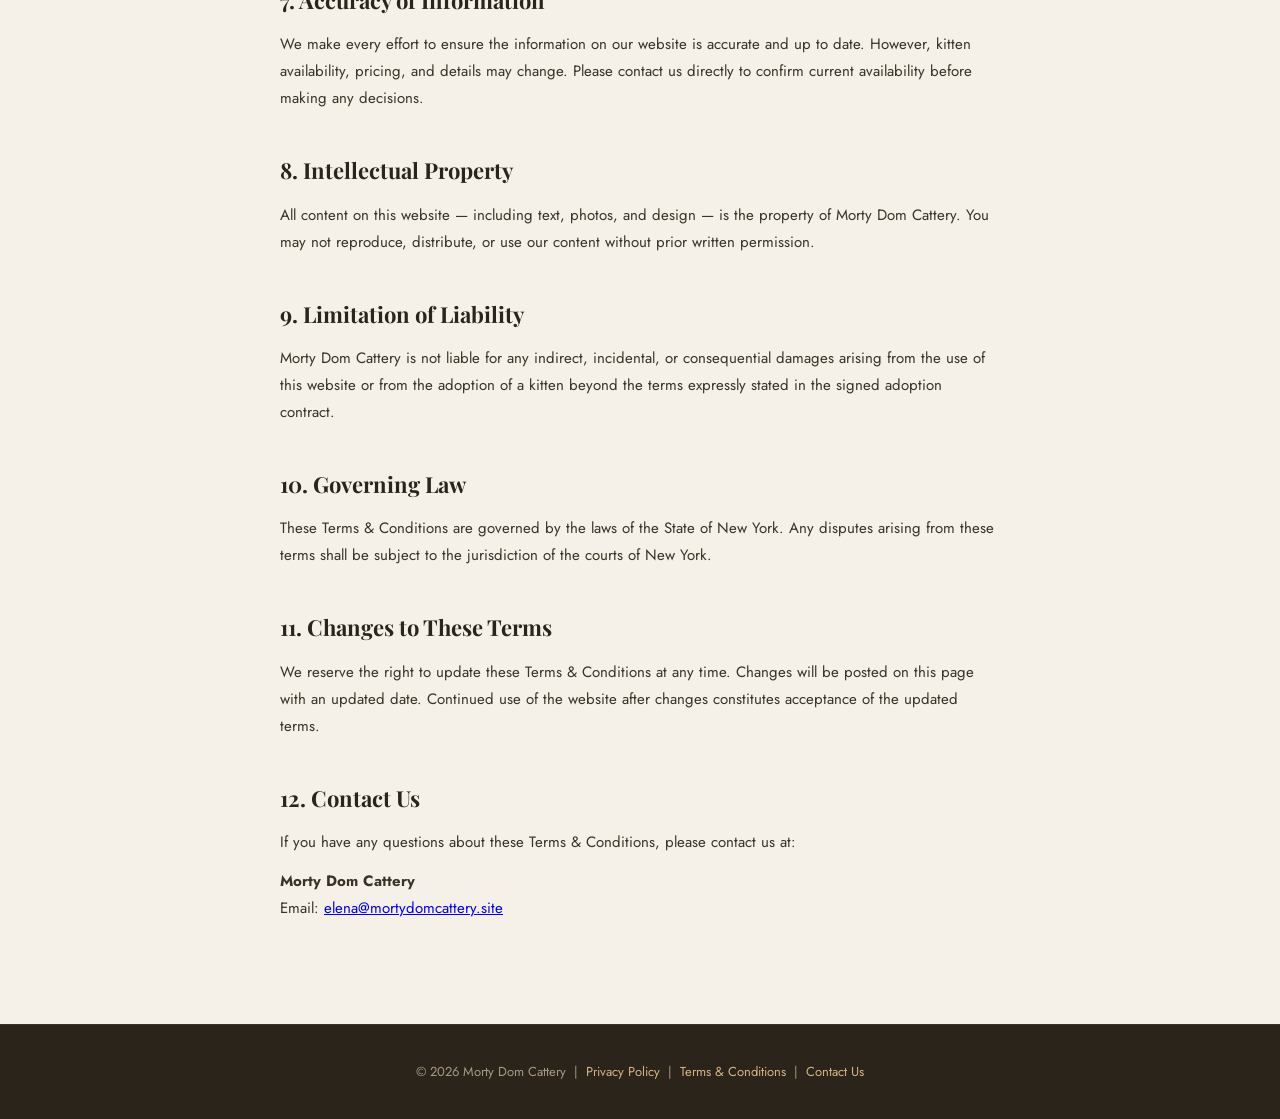
<file: terms.html>
<!DOCTYPE html>
<html lang="en">
<head>
  <!-- Google tag (gtag.js) -->
<script async src="https://www.googletagmanager.com/gtag/js?id=G-SXWEN5PYM0"></script>
<script>
  window.dataLayer = window.dataLayer || [];
  function gtag(){dataLayer.push(arguments);}
  gtag('js', new Date());

  gtag('config', 'G-SXWEN5PYM0');
</script>
  <meta charset="UTF-8">
  <meta name="viewport" content="width=device-width, initial-scale=1.0">
  <meta name="color-scheme" content="light only">
  <title>Terms & Conditions | Morty Dom Cattery</title>
  <link href="https://fonts.googleapis.com/css2?family=Playfair+Display:ital,wght@0,400;0,600;1,400&family=Jost:wght@300;400;500;600&display=swap" rel="stylesheet">
  <link rel="stylesheet" href="style.css">
  <style>
    .legal-body { max-width: 760px; margin: 0 auto; padding: 60px 20px 90px; }
    .legal-body h2 { font-family: 'Playfair Display', serif; font-size: 22px; color: var(--dark); margin: 40px 0 12px; }
    .legal-body p, .legal-body li { font-size: 15px; color: var(--dark2); line-height: 1.8; margin-bottom: 12px; }
    .legal-body ul { padding-left: 20px; margin-bottom: 12px; }
    .legal-body li { margin-bottom: 8px; }
    .legal-date { font-size: 12px; color: var(--muted); text-align: center; margin-bottom: 40px; letter-spacing: 1px; text-transform: uppercase; }
  </style>
  <meta name="keywords" content="Morty Dom Cattery terms and conditions, kitten adoption terms, cattery adoption agreement">
<meta property="og:title" content="Terms & Conditions | Morty Dom Cattery">
<meta property="og:description" content="Read Morty Dom Cattery's terms and conditions for kitten adoption, deposits, health guarantee, and delivery.">
<meta property="og:url" content="https://mortydomcattery.site/terms.html">
<meta property="og:type" content="website">
<script type="application/ld+json">
{
  "@context": "https://schema.org",
  "@type": "PetStore",
  "name": "Morty Dom Cattery",
  "description": "TICA registered cattery offering health-guaranteed Maine Coon, Ragdoll, and Munchkin kittens for sale across the United States.",
  "url": "https://mortydomcattery.site",
  "email": "elena@mortydomcattery.site",
  "areaServed": "United States",
  "sameAs": [
    "https://www.facebook.com/MortyDomCatterry",
    "https://www.tiktok.com/@mortydomcattery"
  ]
}
</script>
</head>
<body>

  <!-- NAV -->
  <nav class="nav">
    <a href="index.html" class="nav-brand">Morty Dom Cattery</a>
    <div class="nav-links">
      <a href="kittens.html">Kittens</a>
      <a href="health.html">Health</a>
      <a href="about.html">About</a>
      <a href="contact.html">Contact</a>
    </div>
  </nav>

  <section class="page-section" style="padding-bottom:10px;">
    <p class="section-label">Legal</p>
    <h2 class="section-title">Terms & Conditions</h2>
  </section>

  <div class="legal-body">
    <p class="legal-date">Last updated: July 2026</p>

    <p>Please read these Terms & Conditions carefully before using the Morty Dom Cattery website at <strong>mortydomcattery.site</strong> or submitting an adoption application. By accessing our website or submitting an application, you agree to be bound by these terms.</p>

    <h2>1. Website Use</h2>
    <p>This website is provided for informational purposes and to facilitate kitten adoption inquiries. You agree to use this website only for lawful purposes and in a manner that does not infringe the rights of others or restrict their use of the site.</p>

    <h2>2. Adoption Process</h2>
    <p>Submitting an adoption application does not guarantee placement of a kitten. All applications are reviewed at our discretion. We reserve the right to decline any application without obligation to provide a reason.</p>
    <p>A kitten is only considered reserved upon receipt of a deposit and execution of a signed adoption contract. Until both conditions are met, all kittens remain available to other applicants.</p>

    <h2>3. Deposits & Payments</h2>
    <p>Deposits are required to reserve a kitten and are non-refundable unless Morty Dom Cattery is unable to fulfill the adoption due to circumstances on our end (such as the kitten becoming ill prior to go-home day). Deposit amounts and payment terms will be outlined in the adoption contract.</p>

    <h2>4. Health Guarantee</h2>
    <p>Our 2-year health guarantee applies to hereditary genetic conditions as outlined in the signed adoption contract. The guarantee is subject to the conditions and exclusions stated therein, including maintenance of regular veterinary care and indoor-only living requirements. Please refer to the adoption contract for full terms.</p>

    <h2>5. Delivery & Transport</h2>
    <p>Delivery arrangements, costs, and methods are agreed upon between Morty Dom Cattery and the adopter prior to go-home day. All delivery options are subject to availability, weather conditions, and transport provider routes. We are not liable for delays caused by circumstances beyond our control, including airline cancellations or weather-related disruptions.</p>

    <h2>6. Return Policy</h2>
    <p>If for any reason you are unable to keep your kitten, you agree to contact Morty Dom Cattery before rehoming the kitten to any third party. We prefer to take the kitten back rather than have it placed in an unknown home. Refund eligibility in such cases will be determined on a case-by-case basis.</p>

    <h2>7. Accuracy of Information</h2>
    <p>We make every effort to ensure the information on our website is accurate and up to date. However, kitten availability, pricing, and details may change. Please contact us directly to confirm current availability before making any decisions.</p>

    <h2>8. Intellectual Property</h2>
    <p>All content on this website — including text, photos, and design — is the property of Morty Dom Cattery. You may not reproduce, distribute, or use our content without prior written permission.</p>

    <h2>9. Limitation of Liability</h2>
    <p>Morty Dom Cattery is not liable for any indirect, incidental, or consequential damages arising from the use of this website or from the adoption of a kitten beyond the terms expressly stated in the signed adoption contract.</p>

    <h2>10. Governing Law</h2>
    <p>These Terms & Conditions are governed by the laws of the State of New York. Any disputes arising from these terms shall be subject to the jurisdiction of the courts of New York.</p>

    <h2>11. Changes to These Terms</h2>
    <p>We reserve the right to update these Terms & Conditions at any time. Changes will be posted on this page with an updated date. Continued use of the website after changes constitutes acceptance of the updated terms.</p>

    <h2>12. Contact Us</h2>
    <p>If you have any questions about these Terms & Conditions, please contact us at:</p>
    <p><strong>Morty Dom Cattery</strong><br>
    Email: <a href="mailto:elena@mortydomcattery.site">elena@mortydomcattery.site</a></p>
  </div>

  <!-- FOOTER -->
  <footer>
    <p>© 2026 Morty Dom Cattery &nbsp;|&nbsp; <a href="privacy.html">Privacy Policy</a> &nbsp;|&nbsp; <a href="terms.html">Terms & Conditions</a> &nbsp;|&nbsp; <a href="contact.html">Contact Us</a></p>
  </footer>

  <a href="https://m.me/MortyDomCatterry" class="mdc-chat-btn" target="_blank" rel="noopener noreferrer" aria-label="Chat with us on Messenger">
    <svg viewBox="0 0 24 24" width="28" height="28" fill="currentColor">
      <path d="M12 2C6.48 2 2 6.14 2 11.25c0 2.91 1.45 5.5 3.73 7.15.19.14.3.36.29.6l-.06 1.83c-.02.58.55 1.02 1.09.79l2.06-.88c.18-.08.39-.07.56.02 1.01.5 2.14.79 3.33.79 5.52 0 10-4.14 10-9.25S17.52 2 12 2zm1 12.25l-2.5-2.67-4.8 2.67 5.25-5.58 2.5 2.67 4.8-2.67-5.25 5.58z"/>
    </svg>
    <span class="mdc-chat-label">Chat with us</span>
  </a>

</body>
</html>
</file>
<file: style.css>
/* =================================================================
   MORTY DOM CATTERY â€” SHARED DESIGN SYSTEM
   One stylesheet, used by every page (index, kittens, about,
   health, contact). Change a color or font here once, and it
   updates everywhere.
   ================================================================= */

/* ---------- RESET & BASE ---------- */
*, *::before, *::after { box-sizing: border-box; margin: 0; padding: 0; }

html { color-scheme: light only; } /* prevents phone/browser dark-mode from inverting the page */

body {
  font-family: 'Jost', sans-serif;
  background: var(--cream);
  color: var(--dark2);
  line-height: 1.7;
  overflow-x: hidden;
}

/* ---------- DESIGN TOKENS (colors) ---------- */
:root {
  --dark:   #2b241b;  /* darkest brown â€” headings, nav, dark sections */
  --dark2:  #3a3226;  /* body text on light backgrounds */
  --gold:   #d4b483;  /* primary accent */
  --gold2:  #c9a86c;  /* accent hover / label text */
  --cream:  #f5f1e8;  /* page background */
  --cream2: #ede8da;  /* card borders / subtle fills */
  --muted:  #a89984;  /* least-used â€” soft secondary accents only, not body copy */
}

/* ---------- NAV ---------- */
.nav {
  background: var(--dark);
  padding: 18px 40px;
  display: flex;
  align-items: center;
  justify-content: space-between;
  position: sticky;
  top: 0;
  z-index: 100;
  box-shadow: 0 2px 20px rgba(0,0,0,0.3);
}
.nav-brand {
  color: var(--gold);
  font-family: 'Playfair Display', serif;
  font-size: 17px;
  letter-spacing: 1px;
  text-decoration: none;
}
.nav-links { display: flex; gap: 28px; }
.nav-links a {
  color: var(--gold);
  text-decoration: none;
  font-size: 13px;
  font-weight: 500;
  letter-spacing: 1px;
  text-transform: uppercase;
  transition: color 0.2s;
}
.nav-links a:hover { color: #fff; }

/* ---------- BUTTONS ---------- */
.btn {
  padding: 14px 36px;
  border-radius: 2px;
  font-family: 'Jost', sans-serif;
  font-size: 13px;
  font-weight: 600;
  letter-spacing: 1.5px;
  text-transform: uppercase;
  text-decoration: none;
  transition: all 0.25s;
  display: inline-block;
  cursor: pointer;
  border: none;
}
.btn-primary, .btn-gold { background: var(--gold); color: var(--dark); }
.btn-primary:hover, .btn-gold:hover {
  background: var(--gold2);
  transform: translateY(-2px);
  box-shadow: 0 8px 24px rgba(212,180,131,0.3);
}
.btn-outline {
  border: 1.5px solid rgba(212,180,131,0.45);
  color: var(--gold);
  background: transparent;
}
.btn-outline:hover {
  border-color: var(--gold);
  background: rgba(212,180,131,0.07);
  transform: translateY(-2px);
}
/* Dark button, used on light backgrounds (e.g. kitten card "Inquire" buttons) */
.btn-dark { background: var(--dark); color: var(--gold); }
.btn-dark:hover { background: var(--dark2); transform: translateY(-2px); }
.btn.disabled, .btn-dark.disabled {
  background: var(--cream2);
  color: var(--muted);
  cursor: not-allowed;
  pointer-events: none;
  width: 100%;
  text-align: center;
}

/* ---------- HERO ---------- */
.hero {
  background: var(--dark2);
  min-height: 94vh;
  display: flex;
  flex-direction: column;
  align-items: center;
  justify-content: center;
  text-align: center;
  padding: 80px 24px 110px;
  position: relative;
  overflow: hidden;
}
.hero::before {
  content: '';
  position: absolute; inset: 0;
  background: radial-gradient(ellipse 70% 55% at 50% 40%, rgba(212,180,131,0.10) 0%, transparent 70%);
  pointer-events: none;
}
.hero::after {
  content: '';
  position: absolute;
  top: 36px; left: 36px; right: 36px; bottom: 36px;
  border: 1px solid rgba(212,180,131,0.12);
  pointer-events: none;
}
.hero-logo { width: min(52vw, 400px); height: auto; margin: 0 auto 36px; }
.hero-eyebrow {
  font-size: 12px; font-weight: 500;
  letter-spacing: 4px; text-transform: uppercase;
  color: var(--gold); margin-bottom: 18px;
}
.hero h1 {
  font-family: 'Playfair Display', serif;
  font-size: clamp(30px, 5.5vw, 58px);
  color: var(--cream);
  font-weight: 400; line-height: 1.22;
  max-width: 700px; margin: 0 auto 20px;
}
.hero h1 em { color: var(--gold); font-style: italic; }
.hero-sub {
  color: rgba(245,241,232,0.55);
  font-size: 15px; letter-spacing: 0.5px;
  margin-bottom: 44px;
}
.hero-btns { display: flex; gap: 14px; flex-wrap: wrap; justify-content: center; }

/* ---------- TRUST STRIP ---------- */
.trust-strip {
  background: var(--gold);
  padding: 16px 20px;
  display: flex; justify-content: center; gap: 36px; flex-wrap: wrap;
}
.trust-item {
  display: flex; align-items: center; gap: 8px;
  font-size: 12px; font-weight: 600;
  letter-spacing: 1px; text-transform: uppercase;
  color: var(--dark);
}
.trust-item .ti { font-size: 17px; }

/* ---------- SECTION HEADERS (reused everywhere) ---------- */
.section-label {
  font-size: 11px; font-weight: 600;
  letter-spacing: 3px; text-transform: uppercase;
  color: var(--dark2); margin-bottom: 10px; text-align: center;
}
.section-title {
  font-family: 'Playfair Display', serif;
  font-size: clamp(26px, 4vw, 40px);
  font-weight: 400; color: var(--dark);
  margin-bottom: 12px; text-align: center;
}
.section-desc {
  max-width: 580px; margin: 0 auto 52px;
  color: var(--dark2); font-size: 15px; text-align: center;
}

/* ---------- GENERIC PAGE SECTION WRAPPER ---------- */
.page-section { padding: 90px 20px; max-width: 1000px; margin: 0 auto; }
.page-intro { max-width: 680px; margin: 0 auto 30px; text-align: center; font-size: 16px; color: var(--dark2); }

/* ---------- INFO / PILLAR CARDS ----------
   Used for: "Why Choose Us", "Breeding Philosophy",
   "Life at the Cattery" â€” any icon + heading + text card. */
.pillar-grid, .why-grid {
  display: flex; justify-content: center; gap: 24px; flex-wrap: wrap;
  max-width: 960px; margin: 0 auto;
}
.pillar-card, .why-card {
  background: #fff;
  border: 1px solid var(--cream2);
  border-radius: 4px;
  padding: 36px 28px;
  width: 220px;
  transition: transform 0.25s, box-shadow 0.25s;
}
.pillar-card:hover, .why-card:hover {
  transform: translateY(-5px);
  box-shadow: 0 14px 36px rgba(58,50,38,0.08);
}
.pillar-icon, .big-icon { font-size: 36px; margin-bottom: 14px; display: block; }
.pillar-card h3, .why-card h3 { font-family: 'Playfair Display', serif; font-size: 17px; font-weight: 600; color: var(--dark); margin-bottom: 10px; }
.pillar-card p, .why-card p { font-size: 13.5px; color: var(--dark2); line-height: 1.7; }

/* Grid variant â€” 2 columns, used when cards contain longer paragraphs */
.pillar-grid.two-col { display: grid; grid-template-columns: repeat(2, 1fr); gap: 28px; }
.pillar-grid.two-col .pillar-card { width: auto; }

/* ---------- LAYOUT UTILITY ---------- */
.container { max-width: 1200px; margin: 0 auto; padding: 0 20px; }

/* ---------- KITTEN GRID (container for all kitten-cards) ---------- */
.kitten-grid {
  display: grid;
  grid-template-columns: repeat(auto-fill, minmax(300px, 1fr));
  gap: 32px;
  max-width: 1100px;
  margin: 0 auto;
  padding: 20px 20px 80px;
}

/* ---------- KITTEN CARDS ---------- */
.kitten-card {
  background: #fff;
  border-radius: 4px; overflow: hidden;
  width: 280px;
  box-shadow: 0 2px 12px rgba(0,0,0,0.06);
  transition: transform 0.25s, box-shadow 0.25s;
  text-align: left;
}
.kitten-card:hover { transform: translateY(-6px); box-shadow: 0 18px 44px rgba(58,50,38,0.12); }
.gallery-main { width: 100%; height: 320px; object-fit: cover; display: block; }
.gallery-thumbs { display: flex; gap: 6px; padding: 10px; flex-wrap: wrap; background: var(--cream); }
.gallery-thumbs img { width: 60px; height: 60px; object-fit: cover; border-radius: 4px; cursor: pointer; opacity: 0.6; transition: opacity 0.2s; }
.gallery-thumbs img.active, .gallery-thumbs img:hover { opacity: 1; }
.kitten-info { padding: 26px 22px; }
.kitten-header { display: flex; justify-content: space-between; align-items: center; gap: 8px; }
.kitten-name { font-family: 'Playfair Display', serif; font-size: 22px; font-weight: 400; color: var(--dark2); }
.status { font-size: 10px; font-weight: 700; text-transform: uppercase; letter-spacing: 1px; padding: 4px 12px; border-radius: 20px; }
.status.available { background: #e3ecd8; color: #4a6a3a; }
.status.reserved { background: #f3e3c8; color: #8a5a1a; }
.status.sold { background: #ecdada; color: #8a3a3a; }
.kitten-meta { display: flex; gap: 10px; font-size: 12px; color: var(--muted); margin: 8px 0; text-transform: uppercase; letter-spacing: 0.5px; }
.price { font-size: 20px; font-weight: 700; color: var(--dark2); margin: 8px 0 12px; }
.personality { font-size: 13.5px; color: var(--dark2); line-height: 1.65; margin-bottom: 18px; }

/* ---------- PHOTO GALLERY (dark section) ---------- */
.gallery-section, .gallery-wrap {
  background: var(--dark2);
  padding: 90px 20px;
  text-align: center;
  border-radius: 8px;
}
.gallery-section .section-label, .gallery-wrap .section-label { color: rgba(212,180,131,0.7); }
.gallery-section .section-title, .gallery-wrap .section-title { color: var(--cream); }
.gallery-section .section-desc, .gallery-wrap .gallery-note { color: rgba(245,241,232,0.5); }
.gallery-grid { display: grid; grid-template-columns: repeat(3, 1fr); gap: 10px; max-width: 960px; margin: 0 auto; }
.gallery-slot {
  background: rgba(255,255,255,0.04);
  border: 1px solid rgba(212,180,131,0.10);
  border-radius: 4px; height: 200px;
  display: flex; flex-direction: column;
  align-items: center; justify-content: center; gap: 10px;
  color: rgba(212,180,131,0.25);
  font-size: 10px; letter-spacing: 2px; text-transform: uppercase;
  overflow: hidden;
}
.gallery-slot img { width: 100%; height: 100%; object-fit: cover; display: block; }
.gallery-slot .cam { font-size: 30px; opacity: 0.25; }

/* ---------- TESTIMONIALS ---------- */
.testimonials { background: #fff; padding: 90px 20px; text-align: center; }
.testi-grid { display: flex; justify-content: center; gap: 22px; flex-wrap: wrap; max-width: 960px; margin: 0 auto; }
.testi-card {
  background: var(--cream);
  border-left: 3px solid var(--gold);
  border-radius: 4px;
  padding: 32px 26px; width: 280px;
  text-align: left;
  transition: transform 0.2s;
}
.testi-card:hover { transform: translateY(-3px); }
.stars { color: var(--gold); font-size: 15px; margin-bottom: 14px; letter-spacing: 2px; }
.testi-card blockquote { font-family: 'Playfair Display', serif; font-style: italic; font-size: 15px; color: var(--dark2); line-height: 1.7; margin-bottom: 18px; }
.testi-author { font-size: 11px; font-weight: 600; letter-spacing: 1.5px; text-transform: uppercase; color: var(--muted); }

/* ---------- CTA BANNER ---------- */
.cta-banner { background: var(--dark); padding: 80px 20px; text-align: center; position: relative; overflow: hidden; }
.cta-banner::before { content: ''; position: absolute; inset: 0; background: radial-gradient(ellipse 60% 80% at 50% 50%, rgba(212,180,131,0.07) 0%, transparent 70%); }
.cta-banner h2 { font-family: 'Playfair Display', serif; font-size: clamp(24px, 4vw, 42px); color: var(--cream); font-weight: 400; margin-bottom: 14px; position: relative; }
.cta-banner h2 em { color: var(--gold); font-style: italic; }
.cta-banner p { color: rgba(245,241,232,0.5); font-size: 15px; margin-bottom: 36px; position: relative; }
.cta-banner .btn { position: relative; }

/* ---------- FOOTER ---------- */
footer { background: var(--dark); border-top: 1px solid rgba(212,180,131,0.1); color: var(--muted); text-align: center; padding: 36px 20px; font-size: 13px; }
footer a { color: var(--gold); text-decoration: none; }
footer a:hover { text-decoration: underline; }

/* ---------- CHECKLIST ---------- */
.checklist { list-style: none; padding: 0; margin: 0; }
.checklist li {
  display: flex; align-items: flex-start; gap: 10px;
  padding: 10px 0; font-size: 14.5px; color: var(--dark2);
  border-bottom: 1px solid var(--cream2);
}
.checklist li:last-child { border-bottom: none; }
.checklist li::before { content: 'âœ“'; color: var(--gold2); font-weight: 700; flex-shrink: 0; }
.checklist-card {
  background: #fff; border: 1px solid var(--cream2); border-radius: 6px;
  padding: 36px; max-width: 680px; margin: 0 auto;
}

/* ---------- BREED TEST GRID ---------- */
.breed-test-grid {
  display: grid; grid-template-columns: repeat(3, 1fr); gap: 24px;
  max-width: 1000px; margin: 0 auto;
}
.breed-test-card {
  background: #fff; border: 1px solid var(--cream2); border-radius: 6px; padding: 28px 24px;
}
.breed-test-card h3 { font-family: 'Playfair Display', serif; font-size: 19px; color: var(--dark); margin-bottom: 14px; }

/* ---------- GUARANTEE BOX (prominent dark panel) ---------- */
.guarantee-box {
  background: var(--dark); color: var(--cream);
  border-radius: 8px; padding: 48px 36px; margin: 20px auto 0;
  max-width: 900px;
}
.guarantee-box .section-label { color: rgba(212,180,131,0.7); text-align: left; }
.guarantee-box .section-title { color: var(--gold); text-align: left; margin-bottom: 16px; }
.guarantee-box p { color: rgba(245,241,232,0.85); font-size: 14.5px; margin-bottom: 14px; line-height: 1.75; }
.guarantee-box p:last-child { margin-bottom: 0; }
.guarantee-box strong { color: var(--gold); }

@media (max-width: 700px) {
  .breed-test-grid { grid-template-columns: 1fr; }
}
/* ---------- VIDEO GRID ---------- */
.video-grid {
  display: grid;
  grid-template-columns: repeat(3, 1fr);
  gap: 16px;
  max-width: 960px;
  margin: 32px auto 0;
}
.video-slot {
  position: relative;
  padding-bottom: 177.78%; /* 9:16 aspect ratio for Shorts */
  height: 0;
  overflow: hidden;
  border-radius: 8px;
  background: #000;
}
.video-slot iframe {
  position: absolute;
  top: 0; left: 0;
  width: 100%; height: 100%;
  border: none;
  border-radius: 8px;
}
@media (max-width: 768px) {
  .video-grid { grid-template-columns: repeat(2, 1fr); gap: 12px; }
}
@media (max-width: 480px) {
  .video-grid { grid-template-columns: repeat(2, 1fr); gap: 10px; }
}
.contact-grid { display: flex; justify-content: center; gap: 20px; flex-wrap: wrap; max-width: 900px; margin: 0 auto; }
.contact-method-card {
  background: #fff; border: 1px solid var(--cream2); border-radius: 6px;
  padding: 28px 24px; width: 220px; text-align: center;
}
.contact-method-card .cm-icon { font-size: 26px; margin-bottom: 10px; display: block; }
.contact-method-card h3 { font-size: 13px; font-weight: 600; text-transform: uppercase; letter-spacing: 1px; color: var(--muted); margin-bottom: 8px; }
.contact-method-card a { color: var(--dark); font-weight: 600; text-decoration: none; font-size: 14px; word-break: break-word; }
.contact-method-card a:hover { color: var(--gold2); }

/* ---------- NOTE BOX ---------- */
.note-box {
  background: var(--cream2); border-left: 4px solid var(--gold);
  border-radius: 4px; padding: 24px 28px; max-width: 680px; margin: 32px auto 0;
}
.note-box p { font-size: 14px; color: var(--dark2); margin-bottom: 10px; }
.note-box p:last-child { margin-bottom: 0; }

/* ---------- NUMBERED STEPS ---------- */
.steps-list { max-width: 680px; margin: 0 auto; }
.step-item { display: flex; gap: 18px; margin-bottom: 22px; align-items: flex-start; }
.step-num {
  flex-shrink: 0; width: 34px; height: 34px; border-radius: 50%;
  background: var(--dark); color: var(--gold);
  display: flex; align-items: center; justify-content: center;
  font-family: 'Playfair Display', serif; font-size: 15px; font-weight: 600;
}
.step-item p { font-size: 14.5px; color: var(--dark2); padding-top: 5px; }
.step-item strong { color: var(--dark); }

/* ---------- FORMS ---------- */
.app-form { max-width: 640px; margin: 0 auto; background: #fff; border: 1px solid var(--cream2); border-radius: 6px; padding: 40px 32px; }
.form-group { margin-bottom: 20px; }
.form-group label { display: block; font-size: 12px; font-weight: 600; letter-spacing: 0.5px; text-transform: uppercase; color: var(--dark2); margin-bottom: 8px; }
.form-group input, .form-group select, .form-group textarea {
  width: 100%; padding: 12px 14px; border: 1px solid var(--cream2); border-radius: 4px;
  font-family: 'Jost', sans-serif; font-size: 14px; color: var(--dark2); background: var(--cream);
}
.form-group textarea { min-height: 90px; resize: vertical; }
.form-group input:focus, .form-group select:focus, .form-group textarea:focus { outline: 2px solid var(--gold); border-color: var(--gold); }
.app-form button[type="submit"] {
  width: 100%; margin-top: 10px; background: var(--dark); color: var(--gold);
  border: none; padding: 15px; border-radius: 4px; font-family: 'Jost', sans-serif;
  font-size: 13px; font-weight: 600; text-transform: uppercase; letter-spacing: 1.5px; cursor: pointer;
  transition: background 0.2s;
}
.app-form button[type="submit"]:hover { background: var(--dark2); }

@media (max-width: 700px) {
  .contact-method-card { width: 100%; max-width: 300px; }
}

.mdc-chat-btn {
  position: fixed; bottom: 24px; right: 24px;
  background: var(--dark); color: var(--gold);
  height: 56px; padding: 0 20px 0 16px; border-radius: 30px;
  display: flex; align-items: center; gap: 10px;
  text-decoration: none;
  box-shadow: 0 6px 20px rgba(43,36,27,0.35);
  z-index: 9999; font-size: 14px; font-weight: 600; letter-spacing: 0.3px;
  border: 1px solid rgba(212,180,131,0.3);
  transition: transform 0.2s ease, background 0.2s ease;
}
.mdc-chat-btn:hover { transform: translateY(-2px); background: var(--dark2); }
.mdc-chat-btn svg { flex-shrink: 0; }

/* ---------- ANIMATIONS ---------- */
@keyframes fadeDown { from { opacity: 0; transform: translateY(-16px); } to { opacity: 1; transform: translateY(0); } }
@keyframes floatY { 0%, 100% { transform: translateX(-50%) translateY(0); } 50% { transform: translateX(-50%) translateY(7px); } }
@media (prefers-reduced-motion: reduce) {
  * { animation: none !important; transition: none !important; }
}

/* ---------- FOCUS VISIBILITY (accessibility) ---------- */
a:focus-visible, button:focus-visible, .btn:focus-visible {
  outline: 2px solid var(--gold);
  outline-offset: 2px;
}

/* ---------- RESPONSIVE ---------- */

/* Tablet (768px and below) */
@media (max-width: 768px) {
  /* Kitten grid goes to 2 columns on tablet */
  .kitten-grid { grid-template-columns: repeat(2, 1fr); gap: 20px; padding: 16px 16px 60px; }
  /* Breed test grid goes to 1 column on tablet */
  .breed-test-grid { grid-template-columns: 1fr; }
  /* Pillar two-col grid goes to 1 column */
  .pillar-grid.two-col { grid-template-columns: 1fr; }
}

/* Mobile (480px and below) */
@media (max-width: 480px) {
  /* NAV â€” tighter padding, smaller font */
  .nav { padding: 14px 16px; }
  .nav-brand { font-size: 14px; }
  .nav-links { gap: 12px; }
  .nav-links a { font-size: 10px; letter-spacing: 0.3px; }

  /* HERO â€” less padding, no decorative border */
  .hero { padding: 50px 16px 70px; min-height: auto; }
  .hero::after { display: none; }
  .hero h1 { font-size: clamp(24px, 7vw, 36px); }
  .hero-sub { font-size: 13px; margin-bottom: 28px; }
  .hero-btns { flex-direction: column; align-items: center; gap: 10px; }
  .hero-btns .btn { width: 100%; max-width: 280px; text-align: center; }

  /* TRUST STRIP â€” stack vertically */
  .trust-strip { flex-direction: column; align-items: center; gap: 12px; padding: 20px 16px; }

  /* SECTION HEADERS */
  .section-title { font-size: clamp(22px, 6vw, 32px); }
  .section-desc, .page-intro { font-size: 14px; }

  /* PAGE SECTIONS â€” less padding on mobile */
  .page-section { padding: 50px 16px; }

  /* PILLAR CARDS â€” full width on mobile */
  .pillar-card, .why-card { width: 100%; max-width: 100%; padding: 24px 20px; }
  .pillar-grid { flex-direction: column; align-items: stretch; gap: 16px; }
  .pillar-grid.two-col { grid-template-columns: 1fr; gap: 16px; }

  /* KITTEN GRID â€” single column on mobile */
  .kitten-grid { grid-template-columns: 1fr; gap: 24px; padding: 16px 16px 50px; }
  .kitten-card { width: 100%; max-width: 100%; }
  .gallery-main { height: 260px; }
  .gallery-thumbs img { width: 52px; height: 52px; }

  /* TESTIMONIALS */
  .testi-grid { flex-direction: column; align-items: center; }
  .testi-card { width: 100%; max-width: 100%; }

  /* CONTACT GRID â€” stack vertically */
  .contact-grid { flex-direction: column; align-items: center; }
  .contact-method-card { width: 100%; max-width: 100%; }

  /* STEPS */
  .step-item { gap: 12px; }

  /* FORMS */
  .app-form { padding: 24px 16px; }

  /* GALLERY GRID â€” 2 columns on mobile */
  .gallery-grid { grid-template-columns: repeat(2, 1fr); }
  .gallery-slot { height: 140px; }

  /* GUARANTEE BOX */
  .guarantee-box { padding: 32px 20px; }

  /* CHECKLIST CARD */
  .checklist-card { padding: 24px 16px; }

  /* CTA BANNER */
  .cta-banner { padding: 50px 16px; }
  .cta-banner .btn { width: 100%; max-width: 280px; text-align: center; }

  /* FOOTER */
  footer { font-size: 12px; padding: 28px 16px; line-height: 2; }

  /* MESSENGER BUTTON â€” icon only on mobile */
  .mdc-chat-label { display: none; }
  .mdc-chat-btn {
    width: 52px; height: 52px;
    padding: 0; border-radius: 50%;
    justify-content: center;
    bottom: 16px; right: 16px;
  }
}
</file>
